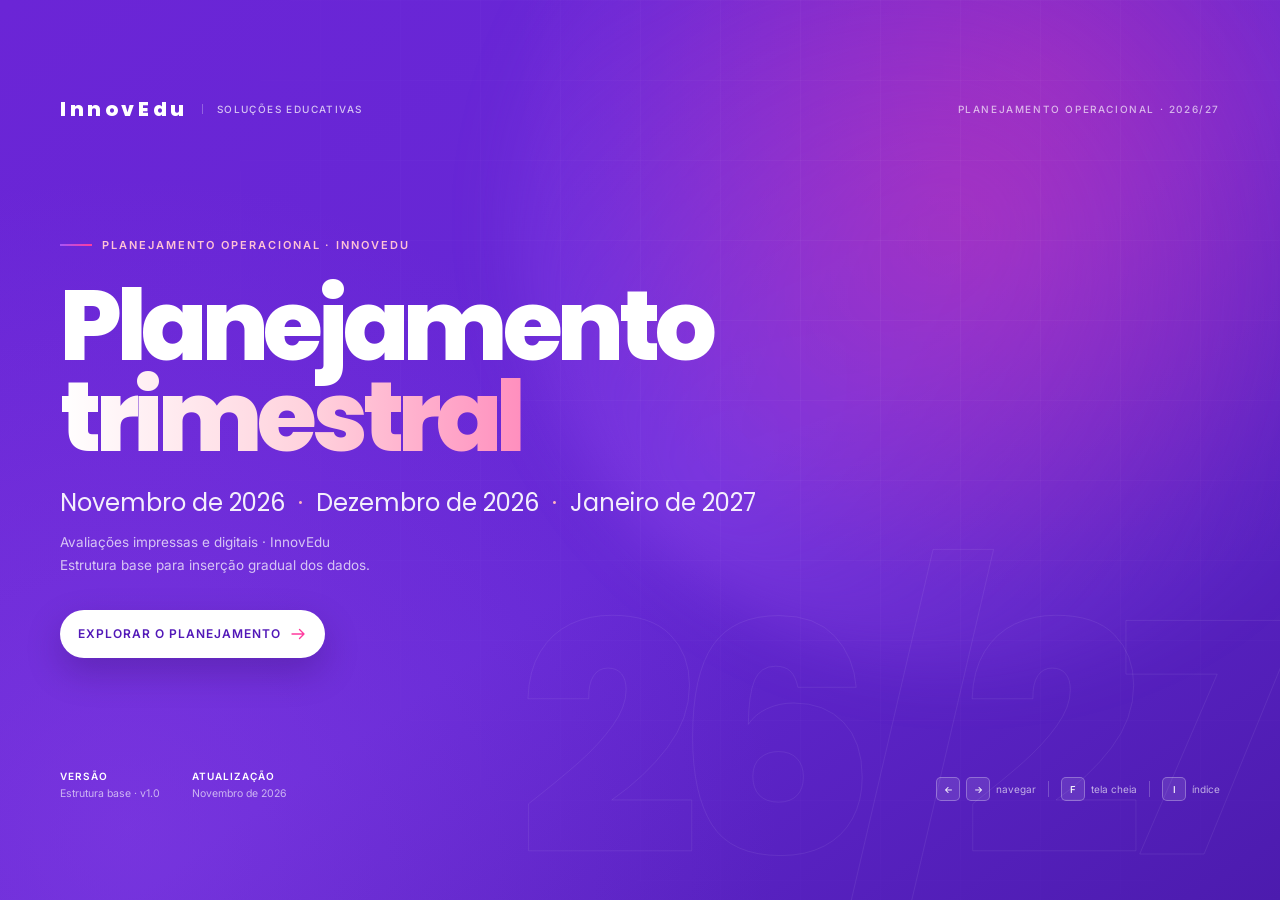
<file: Setor Operacional - POP - Apresentação - 2026-11-09/index.html>
<!doctype html>
<html lang="pt-BR">

<head>
  <meta charset="utf-8">
  <meta name="viewport" content="width=device-width, initial-scale=1">
  <meta name="theme-color" content="#6B25D6">

  <title>Planejamento trimestral — Novembro de 2026, Dezembro de 2026, Janeiro de 2027</title>
  <meta name="description"
    content="Planejamento trimestral das operações de avaliações impressas e digitais — novembro de 2026, dezembro de 2026 e janeiro de 2027.">

  <!--
    =====================================================================
    PLANEJAMENTO TRIMESTRAL · NOV 2026 — JAN 2027
    Estrutura base para inserção gradual dos dados.
    =====================================================================

    COMO EDITAR
    - Cada <section> dentro de <article id="webslides"> é um slide.
    - O índice usa os atributos data-title e data-section de cada section.
    - Campos pendentes usam class="fill" e, quando útil, data-field="...".
    - Procure por "A PREENCHER", "A DEFINIR" e "—" para localizar lacunas.
    - As datas de semana são uma proposta; valide com o calendário da rede.

    ATALHOS
    ← → navegar · F tela cheia · I índice · P imprimir · Esc fechar índice

    BASE
    - WebSlides 1.5.0 (assets/css/webslides.css e assets/js/webslides.js)
    - Paleta e tipografia baseadas na identidade visual InnovEdu
    =====================================================================
  -->

  <link rel="icon" type="image/svg+xml" href="assets/img/favicon.svg">

  <link rel="preconnect" href="https://fonts.googleapis.com">
  <link rel="preconnect" href="https://fonts.gstatic.com" crossorigin>
  <link
    href="https://fonts.googleapis.com/css2?family=Inter:wght@400;500;600;700&family=Poppins:wght@400;500;600;700;800&display=swap"
    rel="stylesheet">

  <link rel="stylesheet" href="assets/css/webslides.css">
  <link rel="stylesheet" href="assets/css/deck.css">
</head>

<body class="is-cover">

  <!-- ================================================================
       SPRITE DE ÍCONES
       ================================================================ -->
  <svg class="svg-sprite" aria-hidden="true" focusable="false">
    <symbol id="i-arrow" viewBox="0 0 24 24">
      <path d="M4 12h16M14 6l6 6-6 6" />
    </symbol>
    <symbol id="i-chevron-left" viewBox="0 0 24 24">
      <path d="m15 18-6-6 6-6" />
    </symbol>
    <symbol id="i-chevron-right" viewBox="0 0 24 24">
      <path d="m9 18 6-6-6-6" />
    </symbol>
    <symbol id="i-grid" viewBox="0 0 24 24">
      <rect x="3" y="3" width="7" height="7" rx="1.5" />
      <rect x="14" y="3" width="7" height="7" rx="1.5" />
      <rect x="3" y="14" width="7" height="7" rx="1.5" />
      <rect x="14" y="14" width="7" height="7" rx="1.5" />
    </symbol>
    <symbol id="i-expand" viewBox="0 0 24 24">
      <path d="M8 3H3v5M16 3h5v5M8 21H3v-5M21 16v5h-5" />
    </symbol>
    <symbol id="i-calendar" viewBox="0 0 24 24">
      <rect x="3" y="5" width="18" height="16" rx="2" />
      <path d="M16 3v4M8 3v4M3 11h18" />
    </symbol>
    <symbol id="i-target" viewBox="0 0 24 24">
      <circle cx="12" cy="12" r="9" />
      <circle cx="12" cy="12" r="5" />
      <circle cx="12" cy="12" r="1.5" fill="currentColor" stroke="none" />
    </symbol>
    <symbol id="i-chart" viewBox="0 0 24 24">
      <path d="M4 20V11M10 20V4M16 20v-6M22 20H2" />
    </symbol>
    <symbol id="i-check" viewBox="0 0 24 24">
      <circle cx="12" cy="12" r="9" />
      <path d="m8 12 2.5 2.5L16 9" />
    </symbol>
    <symbol id="i-alert" viewBox="0 0 24 24">
      <path d="M12 3 2.5 20h19L12 3Z" />
      <path d="M12 9v5M12 17h.01" />
    </symbol>
    <symbol id="i-users" viewBox="0 0 24 24">
      <circle cx="9" cy="8" r="3" />
      <path d="M3 20c0-3.3 2.7-6 6-6s6 2.7 6 6" />
      <path d="M16 5.5a3 3 0 0 1 0 5.8M18 20c0-2.6-1.2-4.9-3-6.3" />
    </symbol>
    <symbol id="i-truck" viewBox="0 0 24 24">
      <path d="M3 6h11v10H3z" />
      <path d="M14 9h4l3 3v4h-7" />
      <circle cx="7" cy="18" r="2" />
      <circle cx="18" cy="18" r="2" />
    </symbol>
    <symbol id="i-tablet" viewBox="0 0 24 24">
      <rect x="5" y="3" width="14" height="18" rx="2" />
      <path d="M12 18h.01" />
    </symbol>
    <symbol id="i-printer" viewBox="0 0 24 24">
      <path d="M6 9V3h12v6" />
      <rect x="3" y="9" width="18" height="8" rx="2" />
      <path d="M6 17h12v4H6z" />
    </symbol>
    <symbol id="i-shield" viewBox="0 0 24 24">
      <path d="M12 3 4 6v6c0 5 3.5 8 8 9 4.5-1 8-4 8-9V6l-8-3Z" />
      <path d="m9 12 2 2 4-4" />
    </symbol>
    <symbol id="i-flag" viewBox="0 0 24 24">
      <path d="M5 21V4M5 4h11l-1.5 3L16 10H5" />
    </symbol>
    <symbol id="i-clock" viewBox="0 0 24 24">
      <circle cx="12" cy="12" r="9" />
      <path d="M12 7v5l3 2" />
    </symbol>
    <symbol id="i-layers" viewBox="0 0 24 24">
      <path d="m12 3 9 5-9 5-9-5 9-5Z" />
      <path d="m3 13 9 5 9-5" />
      <path d="m3 17 9 5 9-5" />
    </symbol>
    <symbol id="i-map" viewBox="0 0 24 24">
      <path d="M12 21s7-5.5 7-11a7 7 0 1 0-14 0c0 5.5 7 11 7 11Z" />
      <circle cx="12" cy="10" r="2.5" />
    </symbol>
    <symbol id="i-clipboard" viewBox="0 0 24 24">
      <rect x="5" y="4" width="14" height="17" rx="2" />
      <path d="M9 4V2h6v2M9 9h6M9 13h6M9 17h4" />
    </symbol>
    <symbol id="i-refresh" viewBox="0 0 24 24">
      <path d="M21 12a9 9 0 1 1-3-6.7" />
      <path d="M21 4v5h-5" />
    </symbol>
    <symbol id="i-wifi" viewBox="0 0 24 24">
      <path d="M2 8.5a16 16 0 0 1 20 0M5 12a11 11 0 0 1 14 0M8.5 15.5a6 6 0 0 1 7 0" />
      <circle cx="12" cy="19" r="1" fill="currentColor" stroke="none" />
    </symbol>
    <symbol id="i-package" viewBox="0 0 24 24">
      <path d="m12 3 9 5v8l-9 5-9-5V8l9-5Z" />
      <path d="m3 8 9 5 9-5M12 13v8" />
    </symbol>
    <symbol id="i-school" viewBox="0 0 24 24">
      <path d="M3 21h18M5 21V8l7-4 7 4v13M9 21v-5h6v5M9 11h.01M15 11h.01" />
    </symbol>
    <symbol id="i-lab" viewBox="0 0 24 24">
      <path d="M3 5h18v14H3zM6 8h12v2H6zM6 12h12v2H6zM6 16h12v2H6z" />
      <circle cx="18" cy="20" r="2" />
    </symbol>
    <symbol id="i-beaker" viewBox="0 0 24 24">
      <path d="M8 4h8l1 16H7zM10 8h4v2h-4zM10 12h4v2h-4z" />
    </symbol>
    <symbol id="i-file" viewBox="0 0 24 24">
      <path d="M6 3h8l4 4v14H6z" />
      <path d="M14 3v5h5M9 12h6M9 16h6" />
    </symbol>
    <symbol id="i-battery" viewBox="0 0 24 24">
      <rect x="3" y="7" width="16" height="10" rx="2" />
      <path d="M21 10v4" />
      <path d="M6 10h6v4H6z" fill="currentColor" stroke="none" />
    </symbol>
    <symbol id="i-radio" viewBox="0 0 24 24">
      <circle cx="12" cy="12" r="2" />
      <path
        d="M7.5 7.5a6.4 6.4 0 0 0 0 9M16.5 7.5a6.4 6.4 0 0 1 0 9M4.5 4.5a10.6 10.6 0 0 0 0 15M19.5 4.5a10.6 10.6 0 0 1 0 15" />
    </symbol>
    <symbol id="i-briefcase" viewBox="0 0 24 24">
      <rect x="3" y="7" width="18" height="13" rx="2" />
      <path d="M9 7V5a2 2 0 0 1 2-2h2a2 2 0 0 1 2 2v2M3 12h18" />
    </symbol>
  </svg>

  <!-- ================================================================
       CHROME FIXO · CABEÇALHO / RODAPÉ / PROGRESSO
       ================================================================ -->
  <div class="deck-header" aria-hidden="true">
    <div class="deck-brand">
      <span class="deck-brand-mark">InnovEdu</span>
      <span class="deck-brand-sep"></span>
      <span class="deck-brand-text">Planejamento trimestral</span>
    </div>
    <span class="deck-period">Nov 2026 — Jan 2027</span>
  </div>

  <main role="main">
    <article id="webslides">

      <!-- ============================================================
           SLIDE 01 · CAPA
           Editar: marca, período, versão e texto de apoio.
           ============================================================ -->
      <section class="slide slide--cover slide--dark" data-theme="dark" data-title="Capa" data-section="Abertura">
        <span class="cover-glow" aria-hidden="true"></span>
        <span class="cover-grid" aria-hidden="true"></span>
        <span class="cover-watermark" aria-hidden="true">26/27</span>

        <div class="wrap cover-wrap">
          <div class="cover-top">
            <div class="cover-brand">
              <span class="cover-brand-mark">InnovEdu</span>
              <span class="cover-brand-sub">Soluções Educativas</span>
            </div>
            <span class="cover-year">Planejamento operacional · 2026/27</span>
          </div>

          <div class="cover-main">
            <p class="cover-eyebrow">Planejamento operacional · InnovEdu</p>
            <h1>Planejamento<br><span class="grad-text">trimestral</span></h1>
            <p class="cover-period">
              Novembro de 2026 <span class="sep">·</span> Dezembro de 2026 <span class="sep">·</span> Janeiro de 2027
            </p>
            <p class="cover-desc">
              Avaliações impressas e digitais · InnovEdu<br>
              Estrutura base para inserção gradual dos dados.
            </p>
            <button class="btn btn--brand cover-cta" type="button" onclick="window.ws && window.ws.goNext()">
              Explorar o planejamento
              <svg class="icon" aria-hidden="true">
                <use href="#i-arrow"></use>
              </svg>
            </button>
          </div>

          <div class="cover-bottom">
            <div class="cover-meta">
              <div><strong>Versão</strong>Estrutura base · v1.0</div>
              <div><strong>Atualização</strong>Novembro de 2026</div>
            </div>
            <div class="cover-hint">
              <kbd>←</kbd><kbd>→</kbd> navegar
              <span class="hint-sep"></span>
              <kbd>F</kbd> tela cheia
              <span class="hint-sep"></span>
              <kbd>I</kbd> índice
            </div>
          </div>
        </div>
      </section>

      <!-- ============================================================
           SLIDE 02 · SUMÁRIO DA APRESENTAÇÃO
           Editar: seções e descrições do sumário.
           ============================================================ -->
      <section class="slide slide--paper" data-title="Sumário da apresentação" data-section="Abertura">
        <div class="wrap">
          <div class="slide-head">
            <p class="kicker">02 · Sumário</p>
            <h2>O que vamos percorrer.</h2>
            <p class="lead">Os temas que estruturam o planejamento trimestral, da leitura do cenário às decisões finais.
            </p>
          </div>

          <div class="summary-grid">
            <article class="summary-item">
              <span class="summary-num">01</span>
              <div>
                <h3>Setor Operacional</h3>
                <p>Definição, escopo e participantes da frente.</p>
              </div>
            </article>

            <article class="summary-item">
              <span class="summary-num">02</span>
              <div>
                <h3>Preparação &amp; logística</h3>
                <p>Materiais didáticos e avaliações impressas.</p>
              </div>
            </article>

            <article class="summary-item">
              <span class="summary-num">03</span>
              <div>
                <h3>Tablets &amp; TACE</h3>
                <p>Gestão, provisionamento, homologação e TACE — Tablet Auditor &amp; Configurator for Education.</p>
              </div>
            </article>

            <article class="summary-item">
              <span class="summary-num">04</span>
              <div>
                <h3>Laboratórios móveis</h3>
                <p>Hardware, infraestrutura, entrega e suporte.</p>
              </div>
            </article>

            <article class="summary-item">
              <span class="summary-num">05</span>
              <div>
                <h3>Suporte tecnológico</h3>
                <p>Sistemas, ajustes e ferramentas sob demanda.</p>
              </div>
            </article>

            <article class="summary-item">
              <span class="summary-num">06</span>
              <div>
                <h3>Atendimento municipal</h3>
                <p>Chamados, relacionamento e relatórios de BI.</p>
              </div>
            </article>

            <article class="summary-item">
              <span class="summary-num">07</span>
              <div>
                <h3>Módulo 2 · POP</h3>
                <p>Procedimentos operacionais padrão para avaliações impressas e digitais.</p>
              </div>
            </article>

            <article class="summary-item">
              <span class="summary-num">08</span>
              <div>
                <h3>Módulo 3 · Planejamento trimestral</h3>
                <p>Calendários de novembro/2026, dezembro/2026 e janeiro/2027.</p>
              </div>
            </article>
          </div>
        </div>
      </section>

      <!-- ============================================================
           SLIDE 03 · SETOR OPERACIONAL · DEFINIÇÃO
           Editar: definição, escopo e participantes.
           ============================================================ -->
      <section class="slide slide--white" data-title="Setor Operacional" data-section="Setor Operacional">
        <div class="wrap">
          <div class="slide-head">
            <p class="kicker">03 · Setor Operacional · Definição</p>
            <h2>A frente que executa, sustenta e destrava a operação.</h2>
            <p class="lead">O Setor Operacional é a frente responsável pela execução, suporte físico, logístico e
              tecnológico de alto impacto da InnovEdu. O setor responde diretamente pelas demandas críticas das redes
              municipais de ensino, articulando desde a infraestrutura física de equipamentos até o atendimento direto
              aos municípios e o desenvolvimento de soluções no sistema.</p>
          </div>

          <div class="statement">Da preparação do material à entrega em campo, o setor articula pessoas, equipamentos e
            sistemas para garantir que a operação chegue completa à ponta.</div>

          <div class="participants">
            <p class="participants-label">Participantes</p>
            <div class="participants-grid">
              <article class="participant">
                <span class="participant-avatar">EK</span>
                <strong>Emelly Kelly</strong>
                <span class="participant-role">Coordenação</span>
              </article>
              <article class="participant">
                <span class="participant-avatar">AF</span>
                <strong>Alicia Fernanda</strong>
                <span class="participant-role">Materiais didáticos</span>
              </article>
              <article class="participant">
                <span class="participant-avatar">JR</span>
                <strong>Jordan Ronald</strong>
                <span class="participant-role">Tablets</span>
              </article>
              <article class="participant">
                <span class="participant-avatar">ML</span>
                <strong>Matheus Lucas</strong>
                <span class="participant-role">Laboratórios</span>
              </article>
              <article class="participant">
                <span class="participant-avatar">AT</span>
                <strong>Jordan Ronald · Alicia · Kristoffe</strong>
                <span class="participant-role">Atendimento</span>
              </article>
            </div>
          </div>
        </div>
      </section>

      <!-- ============================================================
           SLIDE 04 · PILAR 01 · MATERIAIS DIDÁTICOS
           Editar: etapas e escopo do pilar.
           ============================================================ -->
      <section class="slide slide--paper" data-title="Preparação e logística" data-section="Setor Operacional">
        <div class="wrap">
          <div class="slide-head">
            <div class="head-row">
              <div>
                <p class="kicker">03 · Pilar 01</p>
                <h2>Preparação &amp; logística de materiais didáticos.</h2>
                <p class="lead">Gerenciamento, conferência e preparação logística de todo o material impresso de
                  avaliações aplicadas nas redes municipais parceiras.</p>
              </div>
              <span class="pill pill--brand">Pilar 01 / 05</span>
            </div>
          </div>

          <div class="flow flow--4">
            <article class="flow-step">
              <h3>Receber a demanda</h3>
              <p>Validar redes, volumes, prazos e especificações do material.</p>
            </article>
            <article class="flow-step">
              <h3>Conferir</h3>
              <p>Checar arquivos, tiragem e integridade antes da produção.</p>
            </article>
            <article class="flow-step">
              <h3>Preparar</h3>
              <p>Organizar lotes, kits e identificação por rede municipal.</p>
            </article>
            <article class="flow-step">
              <h3>Distribuir</h3>
              <p>Programar a entrega e acompanhar a chegada às escolas.</p>
            </article>
          </div>

          <div class="callout callout--brand">
            <span class="callout-icon"><svg class="icon" aria-hidden="true">
                <use href="#i-printer"></use>
              </svg></span>
            <div><strong>Escopo do pilar</strong>
              <p>Todo o material impresso de avaliações municipais passa pela conferência e pela preparação logística do
                setor antes de chegar à ponta.</p>
            </div>
          </div>
        </div>
      </section>

      <!-- ============================================================
           SLIDE 05 · PILAR 02 · TABLETS
           Editar: status, meta e progresso.
           ============================================================ -->
      <section class="slide slide--white" data-title="Tablets" data-section="Setor Operacional">
        <span class="edu-icon edu-icon--brand"
          style="top: 14rem; right: 14rem; width: 16rem; height: 16rem; font-size: 14rem;"></span>
        <span class="edu-icon edu-icon--magenta"
          style="top: 28rem; left: 12rem; width: 10rem; height: 10rem; font-size: 9rem; opacity: .04;"></span>
        <span class="edu-icon edu-icon--lilac"
          style="bottom: 14rem; right: 10rem; width: 12rem; height: 12rem; font-size: 11rem; opacity: .05;"></span>
        <div class="wrap">
          <div class="slide-head">
            <div class="head-row">
              <div>
                <p class="kicker">04 · Pilar 02</p>
                <h2>Gestão &amp; provisionamento de dispositivos.</h2>
                <p class="lead">Preparação técnica e homologação dos tablets Positivo Vision 7 para aplicação de provas
                  e atividades nos municípios.</p>
              </div>
              <span class="pill pill--brand">Pilar 02 / 05</span>
            </div>
          </div>

          <div class="tablet-overview">
            <article class="card tablet-card">
              <span class="tablet-icon"><svg class="icon" aria-hidden="true">
                  <use href="#i-tablet"></use>
                </svg></span>
              <div class="tablet-content">
                <span class="metric-value">465</span>
                <span class="metric-label">Tablets preparados</span>
                <span class="metric-note">Status atual da base homologada para campo.</span>
              </div>
            </article>
            <article class="card tablet-card">
              <span class="tablet-icon"><svg class="icon" aria-hidden="true">
                  <use href="#i-target"></use>
                </svg></span>
              <div class="tablet-content">
                <span class="metric-value">600</span>
                <span class="metric-label">Meta inicial → projeção</span>
                <span class="metric-note">Projeção para dar conta de aplicações futuras em municípios de maneira viável.</span>
              </div>
            </article>
            <article class="card tablet-card tablet-card--highlight">
              <span class="tablet-icon"><svg class="icon" aria-hidden="true">
                  <use href="#i-check"></use>
                </svg></span>
              <div class="tablet-content">
                <span class="metric-value">78%</span>
                <span class="metric-label">Da meta alcançada</span>
                <span class="metric-note">Faltam 135 aparelhos para completar a meta de 600.</span>
              </div>
            </article>
          </div>

          <div class="goal-progress tablet-goal">
            <div class="goal-progress-head"><span>Progresso de homologação</span><strong>465 de 600</strong></div>
            <div class="goal-progress-track"><span class="goal-progress-bar" style="width:78%"></span></div>
            <p class="goal-progress-note">Meta: atingir 600 tablets homologados — projeção para aplicações futuras nos municípios.</p>
          </div>
        </div>
      </section>

      <!-- ============================================================
           SLIDE 06 · PILAR 02 · TABLETS · REGISTRO DE PATRIMÔNIO
           Editar: patrimônio, número de série e MAC dos dispositivos.
           ============================================================ -->
      <section class="slide slide--white" data-title="Tablets · Registro de Patrimônio" data-section="Setor Operacional">
        <span class="edu-icon edu-icon--brand"
          style="top: 14rem; right: 14rem; width: 16rem; height: 16rem; font-size: 14rem;"></span>
        <span class="edu-icon edu-icon--magenta"
          style="top: 28rem; left: 12rem; width: 10rem; height: 10rem; font-size: 9rem; opacity: .04;"></span>
        <span class="edu-icon edu-icon--lilac"
          style="bottom: 14rem; right: 10rem; width: 12rem; height: 12rem; font-size: 11rem; opacity: .05;"></span>
        <div class="wrap">
          <div class="slide-head">
            <div class="head-row">
              <div>
                <p class="kicker">05 · Pilar 02 · Patrimônio</p>
                <h2>Registro de Patrimônio dos Dispositivos</h2>
                <p class="lead">Cada tablet possui identificação única na parte de trás do aparelho:</p>
              </div>
              <span class="pill pill--brand">Pilar 02 / 05 · Patrimônio</span>
            </div>
          </div>

          <div class="device-registry">
            <p class="device-registry-label">Registro de Patrimônio dos Dispositivos</p>
            <div class="device-layout">
              <div class="device-grid">
                <article class="device-card">
                  <div class="device-field">
                    <span class="device-field-label">Patrimônio</span>
                    <span class="device-field-value">INV0001</span>
                    <span class="device-field-note">Formato: INV0 + número sequencial (localizado na parte de trás do
                      aparelho)</span>
                  </div>
                  <div class="device-field">
                    <span class="device-field-label">Número de Série</span>
                    <span class="device-field-value">PV7-2026-0001</span>
                    <span class="device-field-note">Série de fábrica do Positivo Vision 7</span>
                  </div>
                  <div class="device-field">
                    <span class="device-field-label">Endereço MAC</span>
                    <span class="device-field-value">AA:BB:CC:DD:EE:FF</span>
                    <span class="device-field-note">Identificador de rede do dispositivo</span>
                  </div>
                </article>
              </div>

              <div class="device-info">
                <div class="device-info-item">
                  <strong>Formato do patrimônio:</strong>
                  <span>INV0 + número sequencial (ex: INV0001, INV0002, INV0003…)</span>
                </div>
                <div class="device-info-item">
                  <strong>Localização:</strong>
                  <span>etiqueta fixada na parte traseira de cada dispositivo.</span>
                </div>
                <div class="device-info-item">
                  <strong>MAC:</strong>
                  <span>endereço de rede único por aparelho, usado para auditoria e rastreamento.</span>
                </div>
              </div>
            </div>
          </div>
        </div>
      </section>

      <!-- ============================================================
           SLIDE 07 · PILAR 02 · TACE (SEGUNDA PÁGINA TABLETS)
           Editar: TACE — Tablet Auditor & Configurator for Education.
           ============================================================ -->
      <section class="slide slide--white" data-title="TACE — Tablet Auditor & Configurator"
        data-section="Setor Operacional">
        <div class="wrap">
          <div class="slide-head">
            <div class="head-row">
              <div>
                <p class="kicker">07 · Pilar 02 · TACE</p>
                <h2>TACE — Tablet Auditor &amp; Configurator for Education</h2>
                <p class="lead">Ferramenta própria desenvolvida para acelerar e automatizar a configuração dos tablets,
                  reduzindo erros e ganhando escala na operação de avaliações.</p>
              </div>
              <span class="pill pill--brand">Pilar 02 / 05 · TACE</span>
            </div>
          </div>

          <div class="cols-2">
            <article class="card pillar-card">
              <span class="icon-box icon-box--brand pillar-icon"><svg class="icon" aria-hidden="true">
                  <use href="#i-tablet"></use>
                </svg></span>
              <h3>O que é o TACE</h3>
              <p>O <strong>TACE — Tablet Auditor &amp; Configurator for Education</strong> é uma ferramenta interna da
                InnovEdu criada com o propósito de acelerar e automatizar o processo de execução de configurações nos
                tablets usados nas avaliações. Código-fonte disponível em <a href="https://github.com/RONALDJORDAN/TACE"
                  target="_blank" rel="noopener">github.com/RONALDJORDAN/TACE</a>.</p>
            </article>
            <article class="card pillar-card">
              <span class="icon-box icon-box--teal pillar-icon"><svg class="icon" aria-hidden="true">
                  <use href="#i-refresh"></use>
                </svg></span>
              <h3>Objetivo de criação</h3>
              <p>Automatizar a configuração dos dispositivos, reduzir a intervenção manual e eliminar erros operacionais
                antes das aplicações, transformando cada tablet em uma ferramenta própria e confiável para avaliações.
              </p>
            </article>
          </div>

          <div class="cols-2 tablet-metrics">
            <article class="card metric-card">
              <span class="metric-value">10 → 1</span>
              <span class="metric-label">Erros por equipamento</span>
              <span class="metric-note">Redução de erros nos equipamentos durante avaliações (de 10 para 1).</span>
            </article>
            <article class="card metric-card">
              <span class="metric-value">100 → 200</span>
              <span class="metric-label">Produção por turno</span>
              <span class="metric-note">Aumento de 100 para 200 equipamentos configurados por turno.</span>
            </article>
          </div>

          <div class="flow flow--4">
            <article class="flow-step">
              <h3>Auditoria completa</h3>
              <p>Auditoria em todos os equipamentos, extraindo dados de melhoria e transformando-os em ferramentas
                próprias para aplicações.</p>
            </article>
            <article class="flow-step">
              <h3>Relatório de erros</h3>
              <p>Relatórios de erros ocorridos no início e fim de uso: memórias corrompidas para avaliações, bugs
                relacionados ao Android e aplicativos "dormindo".</p>
            </article>
            <article class="flow-step">
              <h3>Apps em segundo plano</h3>
              <p>Detecção e correção de aplicativos em modo suspenso e outras interferências que afetam a execução das
                provas.</p>
            </article>
            <article class="flow-step">
              <h3>Problemas resolvidos</h3>
              <p>Hoje todos esses problemas estão resolvidos, com configuração automatizada e operação estável em
                campo.</p>
            </article>
          </div>

          <div class="callout callout--brand">
            <span class="callout-icon"><svg class="icon" aria-hidden="true">
                <use href="#i-shield"></use>
              </svg></span>
            <div><strong>Resultado operacional</strong>
              <p>Com o TACE, a configuração que antes levava um dia inteiro agora é concluída em um único turno, com
                rastreabilidade total de cada dispositivo e zero impacto nas aplicações.</p>
            </div>
          </div>
        </div>
      </section>

      <!-- ============================================================
           SLIDE 07 · PILAR 03 · LABORATÓRIOS MÓVEIS
           Editar: etapas de montagem, configuração e entrega.
           ============================================================ -->
      <section class="slide slide--paper" data-title="Laboratórios móveis" data-section="Setor Operacional">
        <span class="edu-icon edu-icon--brand"
          style="top: 14rem; right: 14rem; width: 16rem; height: 16rem; font-size: 14rem;"></span>
        <span class="edu-icon edu-icon--magenta"
          style="top: 28rem; left: 12rem; width: 10rem; height: 10rem; font-size: 9rem; opacity: .04;"></span>
        <span class="edu-icon edu-icon--lilac"
          style="bottom: 14rem; right: 10rem; width: 12rem; height: 12rem; font-size: 11rem; opacity: .05;"></span>
        <div class="wrap">
          <div class="slide-head">
            <div class="head-row">
              <div>
                <p class="kicker">08 · Pilar 03</p>
                <h2>Laboratórios móveis: hardware, infraestrutura e entrega.</h2>
                <p class="lead">Montagem, configuração e entrega dos laboratórios móveis que levam infraestrutura
                  tecnológica às redes municipais.</p>
              </div>
              <span class="pill pill--brand">Pilar 03 / 05</span>
            </div>
          </div>

          <div class="flow flow--3">
            <article class="flow-step">
              <span class="flow-icon"><svg class="icon" aria-hidden="true">
                  <use href="#i-lab"></use>
                </svg></span>
              <h3>Montagem e plotagem</h3>
              <p>Montagem física da estrutura e aplicação de plotagem/identificação visual.</p>
            </article>
            <article class="flow-step">
              <span class="flow-icon"><svg class="icon" aria-hidden="true">
                  <use href="#i-refresh"></use>
                </svg></span>
              <h3>Configuração técnica</h3>
              <p>Instalação de softwares, rotinas de rede e homologação dos equipamentos internos.</p>
            </article>
            <article class="flow-step">
              <span class="flow-icon"><svg class="icon" aria-hidden="true">
                  <use href="#i-truck"></use>
                </svg></span>
              <h3>Entrega e logística reversa</h3>
              <p>Envio, entrega final nas redes municipais e suporte presencial/de bancada.</p>
            </article>
          </div>

          <div class="callout callout--brand">
            <span class="callout-icon"><svg class="icon" aria-hidden="true">
                <use href="#i-school"></use>
              </svg></span>
            <div><strong>Do galpão à escola</strong>
              <p>O pilar cobre o ciclo completo do laboratório móvel: montar, configurar, entregar e dar suporte.</p>
            </div>
          </div>
        </div>
      </section>

      <!-- ============================================================
           SLIDE 07 · PILAR 04 · SUPORTE TECNOLÓGICO
           Editar: frentes de intervenção e desenvolvimento.
           ============================================================ -->
      <section class="slide slide--white" data-title="Suporte tecnológico" data-section="Setor Operacional">
        <div class="wrap">
          <div class="slide-head">
            <div class="head-row">
              <div>
                <p class="kicker">09 · Pilar 04</p>
                <h2>Suporte tecnológico &amp; desenvolvimento de ferramentas.</h2>
                <p class="lead">Atendimento às solicitações técnicas dos municípios e criação de soluções sob demanda
                  para a plataforma.</p>
              </div>
              <span class="pill pill--brand">Pilar 04 / 05</span>
            </div>
          </div>

          <div class="cols-2">
            <article class="card pillar-card">
              <span class="icon-box icon-box--brand pillar-icon"><svg class="icon" aria-hidden="true">
                  <use href="#i-refresh"></use>
                </svg></span>
              <h3>Intervenções de sistema</h3>
              <p>Atendimento e execução de solicitações técnicas de municípios para ajustes e melhorias na plataforma.
              </p>
            </article>
            <article class="card pillar-card">
              <span class="icon-box icon-box--teal pillar-icon"><svg class="icon" aria-hidden="true">
                  <use href="#i-layers"></use>
                </svg></span>
              <h3>Desenvolvimento sob demanda</h3>
              <p>Criação e adaptação de ferramentas internas e recursos no sistema a partir das necessidades
                identificadas no uso municipal.</p>
            </article>
          </div>

          <div class="callout callout--brand">
            <span class="callout-icon"><svg class="icon" aria-hidden="true">
                <use href="#i-file"></use>
              </svg></span>
            <div><strong>Melhoria contínua</strong>
              <p>Cada solicitação atendida alimenta o ciclo de evolução da plataforma e das ferramentas internas.</p>
            </div>
          </div>
        </div>
      </section>

      <!-- ============================================================
           SLIDE 08 · PILAR 05 · ATENDIMENTO MUNICIPAL
           Editar: canais, chamados e relatórios.
           ============================================================ -->
      <section class="slide slide--paper" data-title="Atendimento municipal" data-section="Setor Operacional">
        <div class="wrap">
          <div class="slide-head">
            <div class="head-row">
              <div>
                <p class="kicker">10 · Pilar 05</p>
                <h2>Atendimento &amp; relacionamento municipal.</h2>
                <p class="lead">A porta de entrada para solicitações, suporte operacional e dúvidas das redes de ensino.
                </p>
              </div>
              <span class="pill pill--brand">Pilar 05 / 05</span>
            </div>
          </div>

          <div class="cols-3">
            <article class="card pillar-card">
              <span class="icon-box icon-box--brand pillar-icon"><svg class="icon" aria-hidden="true">
                  <use href="#i-users"></use>
                </svg></span>
              <h3>Canal direto</h3>
              <p>Gestão completa da porta de entrada para solicitações, suporte operacional e dúvidas das redes de
                ensino.</p>
            </article>
            <article class="card pillar-card">
              <span class="icon-box icon-box--teal pillar-icon"><svg class="icon" aria-hidden="true">
                  <use href="#i-clipboard"></use>
                </svg></span>
              <h3>Demandas &amp; chamados</h3>
              <p>Triagem, resolução rápida e direcionamento de solicitações para criação de ferramentas ou ajustes
                operacionais.</p>
            </article>
            <article class="card pillar-card">
              <span class="icon-box icon-box--amber pillar-icon"><svg class="icon" aria-hidden="true">
                  <use href="#i-chart"></use>
                </svg></span>
              <h3>Relatórios &amp; BI</h3>
              <p>Geração e envio de relatórios de acompanhamento, indicadores e gestão de dados para as secretarias
                municipais.</p>
            </article>
          </div>

          <div class="callout callout--brand">
            <span class="callout-icon"><svg class="icon" aria-hidden="true">
                <use href="#i-radio"></use>
              </svg></span>
            <div><strong>Relacionamento contínuo</strong>
              <p>O atendimento conecta a demanda do município à execução do setor e à evolução da plataforma.</p>
            </div>
          </div>
        </div>
      </section>

      <!-- ============================================================
           SLIDE 09 · MÓDULO 2 · DIVISOR POP
           ============================================================ -->
      <section class="slide slide--dark" data-theme="dark" data-title="Módulo 2 · POP" data-section="Módulo 2">
        <span class="module-glow" aria-hidden="true"></span>
        <div class="wrap module-wrap">
          <div class="module-head">
            <p class="kicker">Módulo 02</p>
            <h2>Procedimentos Operacionais Padrão (POP)</h2>
            <p class="lead">Gestão e Execução de Avaliações Impressas e Digitais — Projeto INNOV</p>
          </div>
          <p class="module-author">Kristhofee Felipe Ferreira da Silva</p>

          <div class="module-cards">
            <article class="module-card">
              <span class="module-card-num">1</span>
              <h3>Processo de Preparação para Provas Impressas</h3>
              <p class="module-card-meta">2 páginas · 1.1 a 1.5</p>
            </article>
            <article class="module-card">
              <span class="module-card-num">2</span>
              <h3>Processo de Preparação para Provas em Tablets</h3>
              <p class="module-card-meta">2 páginas · 2.1 a 2.4</p>
            </article>
            <article class="module-card">
              <span class="module-card-num">3</span>
              <h3>Protocolo de Preparação Geral e Suporte Logístico</h3>
              <p class="module-card-meta">1 página · Seção 3</p>
            </article>
            <article class="module-card">
              <span class="module-card-num">4</span>
              <h3>Procedimento Operacional de Aplicação e Conduta Técnica</h3>
              <p class="module-card-meta">2 páginas · 4.1 a 4.3</p>
            </article>
          </div>
        </div>
      </section>

      <!-- ============================================================
           SLIDE 10 · POP · 1.1 Triagem + 1.2 Encaminhamento + Diretriz Tempo Impressão
           ============================================================ -->
      <section class="slide slide--paper" data-title="1.1 Triagem e Validação" data-section="Módulo 2 · POP">
        <div class="wrap">
          <div class="slide-head">
            <p class="kicker">11 · Módulo 2 · POP</p>
            <h2>Processo de Preparação para Provas Impressas</h2>
            <p class="lead">1.1 Triagem e Validação de Solicitações · 1.2 Encaminhamento Gráfico e Separação de Turmas ·
              Diretriz Operacional de Tempo de Impressão</p>
          </div>

          <div class="pop-grid-2">
            <div class="pop-block">
              <h3>1.1 Triagem e Validação de Solicitações</h3>
              <ul class="pop-list">
                <li><strong>Recebimento de Demandas:</strong> Ao receber a solicitação de uma nova avaliação impressa,
                  deve-se realizar a auditoria prévia dos seguintes parâmetros obrigatórios:</li>
                <li><strong>Descrição da Localidade:</strong> Confirmação do município e das unidades escolares
                  contempladas.</li>
                <li><strong>Dimensionamento de Volume:</strong> Levantamento exato do quantitativo de avaliações e do
                  quantitativo total de folhas de impressão.</li>
                <li><strong>Verificação de Prazos:</strong> Exigência de prazo mínimo de 15 dias úteis de antecedência
                  para a formalização do pedido, garantindo tempo hábil para impressão, grampeamento, separação e
                  empacotamento.</li>
                <li><strong>Documentação Complementar:</strong> Identificação da necessidade de inclusão de materiais
                  adicionais (ex.: folhas de rascunho, listas de presença, atas ou formulários complementares).</li>
                <li><strong>Conferencia de drive:</strong> Verificar se todos os arquivos necessarios estão devidamente
                  alocados no drive de impressões.</li>
              </ul>
            </div>

            <div class="pop-block">
              <h3>Diretriz Operacional de Tempo de Impressão</h3>
              <div class="pop-callout">
                <p>O cálculo do tempo de produção considera a capacidade de processamento de 5.000 a 10.000 folhas em até 8 dias úteis para impressão e organização, somada à margem de segurança para manutenções preventivas e corretivas do maquinário gráfico.</p>
              </div>

              <h3>1.2 Encaminhamento Gráfico e Separação de Turmas</h3>
              <ul class="pop-list">
                <li><strong>Emissão de Ordem de Serviço:</strong> Formalização do pedido junto à gráfica parceira e
                  início dos procedimentos de triagem.</li>
                <li><strong>Solicitação de materiais:</strong> Com o quantitativo de folhas, fazer a solicitação ao
                  financeiro dos materiais necessarios para impressão completa da avaliação.</li>
                <li><strong>Conferência Nominal e Logística:</strong> Validação do binômio Escola/Turma, garantindo que
                  100% das turmas da unidade estejam corretamente separadas e impressas.</li>
                <li><strong>Auditoria de Documentos:</strong> Cruzamento estrito entre a lista de presença oficial e a
                  lista de alunos constante nas folhas de rascunho (quando aplicável ao modelo de avaliação).</li>
                <li><strong>Organização Física:</strong> Agrupamento grampeado dos lotes por turma e consolidação por
                  unidade escolar.</li>
              </ul>
            </div>
          </div>
        </div>
      </section>

      <!-- ============================================================
           SLIDE 11 · POP · 971.3 Etiquetagem + 1.4 Kits + 1.5 Empacotamento
           ============================================================ -->
      <section class="slide slide--white" data-title="1.2 Etiquetagem, Kits e Empacotamento"
        data-section="Módulo 2 · POP">
        <div class="wrap">
          <div class="slide-head">
            <p class="kicker">12 · Módulo 2 · POP</p>
            <h2>Processo de Preparação para Provas Impressas (continuação)</h2>
            <p class="lead">1.3 Gestão de Etiquetagem · 1.4 Separação e Montagem dos Kits · 1.5 Empacotamento e Lacração
            </p>
          </div>

          <div class="pop-grid-3">
            <div class="pop-block">
              <h3>g1.3 Gestão de Etiquetagem</h3>
              <ul class="pop-list">
                <li><strong>Etiquetas de Turma:</strong> Emissão via sistema das etiquetas de identificação
                  individualizadas para todas as turmas cadastradas.</li>
                <li><strong>Etiquetas Consolidadoras de Escola:</strong> Impressão das etiquetas de identificação em
                  formato expandido (tamanho grande) destinadas aos pacotes maiores de cada instituição.</li>
              </ul>
            </div>

            <div class="pop-block">
              <h3>1.4 Separação e Montagem dos Kits de Provas</h3>
              <ul class="pop-list">
                <li><strong>Encadernação/Grampeamento:</strong> Fixação adequada do material impresso individual.</li>
                <li><strong>Controle Lógico de Estoque:</strong> Subdivisão e contagem das provas em blocos padronizados
                  de 10 em 10 unidades por tipo de avaliação.</li>
                <li><strong>Margem de Segurança (Contingência):</strong> Separação do quantitativo exato de alunos da
                  turma com o acréscimo compulsório de 3 (três) cópias sobressalentes de contingência por turma.</li>
              </ul>
            </div>

            <div class="pop-block">
              <h3>1.5 Empacotamento e Lacração</h3>
              <ul class="pop-list">
                <li><strong>Montagem do Pacote da Turma:</strong> Acondicionamento das avaliações juntamente com as
                  respectivas listas de presença e folhas de rascunho validadas, finalizando com a aposição da etiqueta
                  sistêmica da turma.</li>
                <li><strong>Consolidação e Lacração por Escola:</strong> Agrupamento de todos os pacotes de turmas
                  pertencentes a uma mesma escola em um invólucro maior. Inclusão obrigatória de 2 (duas) Atas de
                  Aplicação originais antes do fechamento e lacração final do pacote.</li>
                <li><strong>Identificação Final:</strong> Aplicação da etiqueta consolidadora grande na parte externa do
                  pacote lacrado.</li>
              </ul>
            </div>
          </div>
        </div>
      </section>

      <!-- ============================================================
           SLIDE 12 · POP · 2.1 Validação Digital + 2.2 Documentação Campo
           ============================================================ -->
      <section class="slide slide--paper" data-title="2.1 Validação e 2.2 Documentação" data-section="Módulo 2 · POP">
        <div class="wrap">
          <div class="slide-head">
            <p class="kicker">13 · Módulo 2 · POP</p>
            <h2>Processo de Preparação para Provas em Tablets</h2>
            <p class="lead">2.1 Validação e Triagem da Demanda Digital · 2.2 Preparação da Documentação de Campo</p>
          </div>

          <div class="pop-grid-2">
            <div class="pop-block">
              <h3>2.1 Validação e Triagem da Demanda Digital</h3>
              <ul class="pop-list">
                <li><strong>Conferência de Localidade:</strong> Confirmação da descrição do município e escolas
                  atendidas.</li>
                <li><strong>Validação de Insumos Digitais:</strong> Auditoria no repositório em nuvem (Drive) para
                  verificar a presença de 100% das listas de presença e credenciais de acesso (logins).</li>
                <li><strong>Planejamento Operacional:</strong> Levantamento do quantitativo diário de aplicações
                  programadas.</li>
                <li><strong>Prazo Mínimo de Configuração:</strong> Exigência de antecedência mínima de 10 dias úteis
                  para procedimentos de carga elétrica, configuração de software e impressões de suporte.</li>
              </ul>
            </div>

            <div class="pop-block">
              <h3>2.2 Preparação da Documentação de Campo</h3>
              <ul class="pop-list">
                <li><strong>Separação Física:</strong> Verificação da separação e impressão correta da documentação por
                  turma e escola.</li>
                <li><strong>Auditoria Nominal:</strong> Conferência e alinhamento entre listas de presença e listas de
                  formulários presenciais/rascunho.</li>
              </ul>
            </div>
          </div>
        </div>
      </section>

      <!-- ============================================================
           SLIDE 13 · POP · 2.3 Configuração + 2.4 Redimensionamento
           ============================================================ -->
      <section class="slide slide--white" data-title="2.3 Configuração e 2.4 Reserva" data-section="Módulo 2 · POP">
        <div class="wrap">
          <div class="slide-head">
            <p class="kicker">14 · Módulo 2 · POP</p>
            <h2>Processo de Preparação para Provas em Tablets (continuação)</h2>
            <p class="lead">2.3 Configuração e Provisionamento dos Dispositivos · 2.4 Redimensionamento e Reserva de
              Equipamentos</p>
          </div>

          <div class="pop-grid-2">
            <div class="pop-block">
              <h3>2.3 Configuração e Provisionamento dos Dispositivos</h3>
              <ul class="pop-list">
                <li><strong>Integração do Pacote:</strong> Validação da integridade total do pacote digital de provas e
                  transferência (portabilidade) para a ferramenta de provisionamento.</li>
                <li><strong>Carga Inicial e Setup:</strong> Carregamento elétrico completo dos tablets; inicialização
                  dos equipamentos e execução do script/ferramenta de configuração.</li>
                <li><strong>Auditoria de Software:</strong> Verificação individual para garantir que todos os
                  dispositivos estejam devidamente autenticados na cidade correspondente e com a avaliação instalada com
                  sucesso.</li>
                <li><strong>Carga Final:</strong> Desligamento dos aparelhos e reabastecimento elétrico até atingirem
                  100% da capacidade de bateria.</li>
              </ul>
            </div>

            <div class="pop-block">
              <h3>2.4 Redimensionamento e Reserva de Equipamentos</h3>
              <ul class="pop-list">
                <li><strong>Cálculo de Demanda:</strong> Conferência do total de alunos inscritos por aplicação.</li>
                <li><strong>Reserva Tática:</strong> Separação dos lotes de tablets por escola, incluindo unidades
                  sobressalentes (reserva técnica) nos casos em que a demanda programada não atinja a capacidade máxima
                  da frota.</li>
              </ul>
            </div>
          </div>
        </div>
      </section>

      <!-- ============================================================
           SLIDE 14 · POP · Protocolo Preparação Geral (Seção 3)
           ============================================================ -->
      <section class="slide slide--paper" data-title="Protocolo Preparação Geral" data-section="Módulo 2 · POP">
        <div class="wrap">
          <div class="slide-head">
            <p class="kicker">15 · Módulo 2 · POP</p>
            <h2>Protocolo de Preparação Geral e Suporte Logístico</h2>
            <p class="lead">Identificação, comunicação, conectividade e checklist final para campo</p>
          </div>

          <div class="pop-grid-2">
            <div class="pop-block">
              <h3>Identificação de Pessoal</h3>
              <p>Separação e conferência de crachás oficiais para toda a equipe de aplicadores.</p>
            </div>
            <div class="pop-block">
              <h3>Comunicação de Campo</h3>
              <p>Destinação de 1 (um) rádio de comunicação por unidade escolar.</p>
            </div>
            <div class="pop-block">
              <h3>Conectividade de Contingência</h3>
              <p>Configuração e alocação de antenas Starlink para pronta resposta a eventuais falhas de conexão de rede
                nas escolas.</p>
            </div>
            <div class="pop-block">
              <h3>Checklist Final</h3>
              <p>Auditoria de última checagem integrando material impresso, dispositivos móveis e kits de suporte
                (caixas organizadoras, bolsas de transporte, carregadores múltiplos e extensões elétricas).</p>
            </div>
          </div>
        </div>
      </section>

      <!-- ============================================================
           SLIDE 15 · POP · 4.1 Ações Pré-Aplicação + 4.2 Conduta Durante
           ============================================================ -->
      <section class="slide slide--white" data-title="4.1 Pré-Aplicação e 4.2 Conduta" data-section="Módulo 2 · POP">
        <div class="wrap">
          <div class="slide-head">
            <p class="kicker">16 · Módulo 2 · POP</p>
            <h2>Procedimento Operacional de Aplicação e Conduta Técnica</h2>
            <p class="lead">4.1 Ações Pré-Aplicação · 4.2 Diretrizes de Conduta Durante a Aplicação</p>
          </div>

          <div class="pop-grid-2">
            <div class="pop-block">
              <h3>4.1 Ações Pré-Aplicação</h3>
              <ul class="pop-list">
                <li><strong>Auditoria Prévia de Saída:</strong> Conferência rigorosa de todos os insumos e equipamentos
                  antes do deslocamento para as unidades escolares.</li>
                <li><strong>Pontualidade Técnica:</strong> Chegada obrigatória ao local de aplicação com no mínimo 60
                  (sessenta) minutos de antecedência em relação ao horário de início da prova.</li>
                <li><strong>Organização Antecipada:</strong> Triagem e separação dos materiais das turmas antes da
                  chegada da equipe de aplicadores.</li>
                <li><strong>Autenticação Prévia:</strong> Realização do login individual dos alunos nos tablets
                  previamente à entrada dos dispositivos na sala de aula.</li>
              </ul>
            </div>

            <div class="pop-block">
              <h3>4.2 Diretrizes de Conduta Durante a Aplicação</h3>
              <ul class="pop-list">
                <li><strong>Custódia de Equipamentos:</strong> Orientar aplicadores a manterem sob sua guarda a
                  totalidade dos tablets até o encerramento da aplicação, inclusive os aparelhos destinados a alunos
                  ausentes.</li>
                <li><strong>Suporte Técnico Contínuo:</strong> Permanecer em prontidão contínua para resolução imediata
                  de intercorrências operacionais ou tecnológicas.</li>
                <li><strong>Ronda de Monitoramento:</strong> Realizar verificação presencial do andamento das avaliações
                  nas salas a cada 30 minutos. Caso a porta da sala esteja fechada, o intervalo de acompanhamento deve
                  ser ajustado para 60 minutos, evitando interrupções desnecessárias.</li>
                <li><strong>Ritmo da Avaliação:</strong> É expressamente proibido apressar o encerramento das provas. O
                  tempo total deve ser gerido exclusivamente pelo professor/aplicador conforme as diretrizes
                  pedagógicas.</li>
              </ul>
            </div>
          </div>
        </div>
      </section>

      <!-- ============================================================
           SLIDE 16 · POP · 4.3 Encerramento, Sincronização e Devolução
           ============================================================ -->
      <section class="slide slide--paper" data-title="4.3 Encerramento e Sincronização" data-section="Módulo 2 · POP">
        <div class="wrap">
          <div class="slide-head">
            <p class="kicker">17 · Módulo 2 · POP</p>
            <h2>Procedimento Operacional de Aplicação e Conduta Técnica (continuação)</h2>
            <p class="lead">4.3 Encerramento, Sincronização e Devolução</p>
          </div>

          <div class="pop-grid-2">
            <div class="pop-block">
              <ol class="pop-list pop-list--numbered">
                <li><strong>Recolhimento Concentrado:</strong> Ao término da prova, recolher a totalidade dos
                  equipamentos e centralizá-los na Sala Polo designada.</li>
                <li><strong>Sincronização de Dados:</strong> Executar o processo de upload dos resultados coletados,
                  auditando a correspondência entre o número de alunos presentes e o total de registros sincronizados.
                </li>
                <li><strong>Comunicação de Status (Projeto INNOV):</strong> Logo após a sincronização de cada turma,
                  reportar imediatamente no grupo oficial do PROJETO INNOV os seguintes dados: Nome da Escola, Turma e
                  Quantidade de avaliações subidas para auditoria no sistema central.</li>
                <li><strong>Matriz de Responsabilidade de Sincronização:</strong> Em aplicações com aplicadores
                  remunerados, a responsabilidade de sincronização é do próprio aplicador. Nas demais situações, a
                  execução e validação da sincronização é de responsabilidade direta do técnico INNOV.</li>
              </ol>
            </div>
            <div class="pop-block">
              <ol class="pop-list pop-list--numbered" start="5">
                <li><strong>Formalização Operacional:</strong> Coleta obrigatória das assinaturas do aplicador e do
                  diretor da unidade escolar na Ata de Aplicação.</li>
                <li><strong>Inventário de Fechamento:</strong> Conferência quantitativa final dos equipamentos,
                  garantindo paridade exata com o inventário inicial recolhido antes da saída.</li>
                <li><strong>Encerramento do Ciclo:</strong> Informar a conclusão total dos trabalhos à coordenação
                  central e aguardar orientações para liberação da equipe.</li>
              </ol>
            </div>
          </div>

          <div class="pop-footer-note">
            INNOV SOLUCOES EDUCATIVAS LTDA – CNPJ.: 51.364.515/0001-01 Telefone (82) 99999-1404 – Email:
            comercial@innovplay.com.br Quadra A4 nº 23, Térreo – Hélio Jatobá III – CEP: 57.246-430 São Miguel dos
            Campos – AL
          </div>
        </div>
      </section>

      <!-- ============================================================
           SLIDE 17 · MÓDULO 3 · DIVISOR PLANEJAMENTO TRIMESTRAL
           ============================================================ -->
      <section class="slide slide--dark" data-theme="dark" data-title="Módulo 3 · Planejamento Trimestral"
        data-section="Módulo 3">
        <span class="module-glow" aria-hidden="true"></span>
        <div class="wrap module-wrap">
          <div class="module-head">
            <p class="kicker">Módulo 03</p>
            <h2>Planejamento Trimestral</h2>
            <p class="lead">Novembro de 2026 · Dezembro de 2026 · Janeiro de 2027</p>
          </div>
          <p class="module-sub">Calendários operacionais com marcos e eventos por dia</p>

          <div class="quarter-overview">
            <article class="quarter-month month-nov">
              <span class="quarter-month-num">11</span>
              <strong>Novembro 2026</strong>
              <span>30 dias · Início domingo</span>
              <ul class="quarter-highlights">
                <li>Kickoff e alinhamento</li>
                <li>Dimensionamento</li>
                <li>Início Ciclo 1</li>
              </ul>
            </article>
            <article class="quarter-month month-dec">
              <span class="quarter-month-num">12</span>
              <strong>Dezembro 2026</strong>
              <span>31 dias · Início terça-feira</span>
              <ul class="quarter-highlights">
                <li>Aplicações Ciclo 1</li>
                <li>Sincronização</li>
                <li>Recesso / Plantão</li>
              </ul>
            </article>
            <article class="quarter-month month-jan">
              <span class="quarter-month-num">01</span>
              <strong>Janeiro 2027</strong>
              <span>31 dias · Início sexta-feira</span>
              <ul class="quarter-highlights">
                <li>Retorno aulas</li>
                <li>Ciclo 2</li>
                <li>Prestação de contas</li>
              </ul>
            </article>
          </div>
        </div>
      </section>

      <!-- ============================================================
           SLIDE 18 · NOVEMBRO 2026 · CALENDÁRIO COM EVENTOS POR DIA
           ============================================================ -->
      <section class="slide slide--white month-nov" data-title="Novembro 2026" data-section="Módulo 3 · Calendário">
        <div class="wrap">
          <div class="slide-head">
            <p class="kicker">19 · Módulo 3 · Calendário</p>
            <h2>Novembro de 2026</h2>
            <p class="lead">Planejar, alinhar e iniciar o Ciclo 1. Validação do escopo, dimensionamento e configuração
              inicial.</p>
          </div>

          <div class="cal-grid-wrapper">
            <div class="cal-grid" data-month="11" data-year="2026">
              <div class="cal-header">
                <div class="cal-day-name">Dom</div>
                <div class="cal-day-name">Seg</div>
                <div class="cal-day-name">Ter</div>
                <div class="cal-day-name">Qua</div>
                <div class="cal-day-name">Qui</div>
                <div class="cal-day-name">Sex</div>
                <div class="cal-day-name">Sáb</div>
              </div>
              <!-- Dias 1-30: Nov/2026 começa no domingo (weekday 0) -->
              <div class="cal-day other-month">26</div>
              <div class="cal-day other-month">27</div>
              <div class="cal-day other-month">28</div>
              <div class="cal-day other-month">29</div>
              <div class="cal-day other-month">30</div>
              <div class="cal-day other-month">31</div>
              <div class="cal-day other-month">1</div>
              <div class="cal-day"><span class="cal-day-num">1</span>
                <div class="cal-events"><span class="cal-event cal-event--brand">Apuração equip. campo Alegre</span><span
                    class="cal-event cal-event--gray">Disponível municípios</span></div>
              </div>
              <div class="cal-day"><span class="cal-day-num">2</span>
                <div class="cal-events"><span class="cal-event cal-event--brand">Apuração equip. campo Alegre</span><span
                    class="cal-event cal-event--gray">Disponível municípios</span></div>
              </div>
              <div class="cal-day"><span class="cal-day-num">3</span>
                <div class="cal-events"><span class="cal-event cal-event--brand">Apuração equip. campo Alegre</span><span
                    class="cal-event cal-event--gray">Disponível municípios</span></div>
              </div>
              <div class="cal-day"><span class="cal-day-num">4</span>
                <div class="cal-events"><span class="cal-event cal-event--brand">Apuração equip. campo Alegre</span><span
                    class="cal-event cal-event--gray">Disponível municípios</span></div>
              </div>
              <div class="cal-day"><span class="cal-day-num">5</span>
                <div class="cal-events"><span class="cal-event cal-event--brand">Apuração equip. campo Alegre</span><span
                    class="cal-event cal-event--amber">Prep. insumos impressos Canapi</span><span
                    class="cal-event cal-event--gray">Disponível municípios</span></div>
              </div>
              <div class="cal-day"><span class="cal-day-num">6</span>
                <div class="cal-events"><span class="cal-event cal-event--brand">Apuração equip. campo Alegre</span><span
                    class="cal-event cal-event--amber">Prep. insumos impressos Canapi</span><span
                    class="cal-event cal-event--gray">Disponível municípios</span></div>
              </div>
              <div class="cal-day"><span class="cal-day-num">7</span>
                <div class="cal-events"><span class="cal-event cal-event--brand">Apuração equip. campo Alegre</span><span
                    class="cal-event cal-event--amber">Prep. insumos impressos Canapi</span><span
                    class="cal-event cal-event--gray">Disponível municípios</span></div>
              </div>
              <div class="cal-day"><span class="cal-day-num">8</span>
                <div class="cal-events"><span class="cal-event cal-event--brand">Apuração equip. campo Alegre</span><span
                    class="cal-event cal-event--amber">Prep. insumos impressos Canapi</span><span
                    class="cal-event cal-event--gray">Disponível municípios</span></div>
              </div>
              <div class="cal-day"><span class="cal-day-num">9</span>
                <div class="cal-events"><span class="cal-event cal-event--brand">Apuração equip. campo Alegre</span><span
                    class="cal-event cal-event--amber">Prep. insumos impressos Canapi</span><span
                    class="cal-event cal-event--gray">Disponível municípios</span></div>
              </div>
              <div class="cal-day"><span class="cal-day-num">10</span>
                <div class="cal-events"><span class="cal-event cal-event--coral">Entrega relatório rede</span><span
                    class="cal-event cal-event--amber">Prep. insumos impressos Canapi</span><span
                    class="cal-event cal-event--gray">Disponível municípios</span></div>
              </div>
              <div class="cal-day"><span class="cal-day-num">11</span>
                <div class="cal-events"><span class="cal-event cal-event--brand">Inconsist. sistemáticas equip. rede</span><span
                    class="cal-event cal-event--coral">Entrega relatório rede</span><span
                    class="cal-event cal-event--amber">Prep. insumos impressos Canapi</span><span
                    class="cal-event cal-event--gray">Disponível municípios</span></div>
              </div>
              <div class="cal-day"><span class="cal-day-num">12</span>
                <div class="cal-events"><span class="cal-event cal-event--teal">Testes avarias tablets</span><span
                    class="cal-event cal-event--teal">Teste nova versão app</span><span class="cal-event cal-event--gray">Disponível
                    municípios</span></div>
              </div>
              <div class="cal-day"><span class="cal-day-num">13</span>
                <div class="cal-events"><span class="cal-event cal-event--teal">Testes avarias tablets</span><span
                    class="cal-event cal-event--teal">Teste nova versão app</span><span class="cal-event cal-event--gray">Disponível
                    municípios</span></div>
              </div>
              <div class="cal-day"><span class="cal-day-num">14</span>
                <div class="cal-events"><span class="cal-event cal-event--teal">Testes avarias tablets</span><span
                    class="cal-event cal-event--teal">Teste nova versão app</span><span class="cal-event cal-event--gray">Disponível
                    municípios</span></div>
              </div>
              <div class="cal-day"><span class="cal-day-num">15</span>
                <div class="cal-events"><span class="cal-event cal-event--teal">Testes avarias tablets</span><span
                    class="cal-event cal-event--teal">Teste nova versão app</span><span class="cal-event cal-event--gray">Disponível
                    municípios</span></div>
              </div>
              <div class="cal-day"><span class="cal-day-num">16</span>
                <div class="cal-events"><span class="cal-event cal-event--teal">Testes avarias tablets</span><span
                    class="cal-event cal-event--teal">Teste nova versão app</span><span class="cal-event cal-event--gray">Disponível
                    municípios</span></div>
              </div>
              <div class="cal-day"><span class="cal-day-num">17</span>
                <div class="cal-events"><span class="cal-event cal-event--teal">Testes avarias tablets</span><span
                    class="cal-event cal-event--teal">Teste nova versão app</span><span class="cal-event cal-event--gray">Disponível
                    municípios</span></div>
              </div>
              <div class="cal-day"><span class="cal-day-num">18</span>
                <div class="cal-events"><span class="cal-event cal-event--teal">Testes avarias tablets</span><span
                    class="cal-event cal-event--teal">Teste nova versão app</span><span class="cal-event cal-event--gray">Disponível
                    municípios</span></div>
              </div>
              <div class="cal-day"><span class="cal-day-num">19</span>
                <div class="cal-events"><span class="cal-event cal-event--gray">Disponível municípios</span><span
                    class="cal-event cal-event--lilac">Prep. laboratórios móveis</span></div>
              </div>
              <div class="cal-day"><span class="cal-day-num">20</span>
                <div class="cal-events"><span class="cal-event cal-event--gray">Disponível municípios</span><span
                    class="cal-event cal-event--lilac">Prep. laboratórios móveis</span></div>
              </div>
              <div class="cal-day"><span class="cal-day-num">21</span>
                <div class="cal-events"><span class="cal-event cal-event--gray">Disponível municípios</span><span
                    class="cal-event cal-event--lilac">Prep. laboratórios móveis</span></div>
              </div>
              <div class="cal-day"><span class="cal-day-num">22</span>
                <div class="cal-events"><span class="cal-event cal-event--gray">Disponível municípios</span><span
                    class="cal-event cal-event--lilac">Prep. laboratórios móveis</span></div>
              </div>
              <div class="cal-day"><span class="cal-day-num">23</span>
                <div class="cal-events"><span class="cal-event cal-event--gray">Disponível municípios</span><span
                    class="cal-event cal-event--lilac">Prep. laboratórios móveis</span></div>
              </div>
              <div class="cal-day"><span class="cal-day-num">24</span>
                <div class="cal-events"><span class="cal-event cal-event--gray">Disponível municípios</span><span
                    class="cal-event cal-event--lilac">Prep. laboratórios móveis</span></div>
              </div>
              <div class="cal-day"><span class="cal-day-num">25</span>
                <div class="cal-events"><span class="cal-event cal-event--gray">Disponível municípios</span><span
                    class="cal-event cal-event--lilac">Prep. laboratórios móveis</span></div>
              </div>
              <div class="cal-day"><span class="cal-day-num">26</span>
                <div class="cal-events"><span class="cal-event cal-event--gray">Disponível municípios</span><span
                    class="cal-event cal-event--lilac">Prep. laboratórios móveis</span></div>
              </div>
              <div class="cal-day"><span class="cal-day-num">27</span>
                <div class="cal-events"><span class="cal-event cal-event--gray">Disponível municípios</span><span
                    class="cal-event cal-event--lilac">Prep. laboratórios móveis</span></div>
              </div>
              <div class="cal-day"><span class="cal-day-num">28</span>
                <div class="cal-events"><span class="cal-event cal-event--gray">Disponível municípios</span><span
                    class="cal-event cal-event--lilac">Prep. laboratórios móveis</span></div>
              </div>
              <div class="cal-day"><span class="cal-day-num">29</span>
                <div class="cal-events"><span class="cal-event cal-event--gray">Disponível municípios</span><span
                    class="cal-event cal-event--lilac">Prep. laboratórios móveis</span></div>
              </div>
              <div class="cal-day"><span class="cal-day-num">30</span>
                <div class="cal-events"><span class="cal-event cal-event--gray">Disponível municípios</span><span
                    class="cal-event cal-event--lilac">Prep. laboratórios móveis</span></div>
              </div>
            </div>
          </div>

          <div class="cal-legend">
            <span class="cal-legend-item"><span class="cal-event cal-event--brand"></span> Marcos / Kickoff</span>
            <span class="cal-legend-item"><span class="cal-event cal-event--teal"></span> Semanas operacionais</span>
            <span class="cal-legend-item"><span class="cal-event cal-event--amber"></span> Compras / Configuração</span>
            <span class="cal-legend-item"><span class="cal-event cal-event--coral"></span> Início de ciclo</span>
            <span class="cal-legend-item"><span class="cal-event cal-event--gray"></span> Atividades internas</span>
          </div>
          <p class="cal-note"><svg class="icon" aria-hidden="true">
              <use href="#i-alert"></use>
            </svg> Datas propostas — validar com calendário da rede.</p>
        </div>
      </section>

      <!-- ============================================================
           SLIDE 19 · DEZEMBRO 2026 · CALENDÁRIO COM EVENTOS POR DIA
           ============================================================ -->
      <section class="slide slide--white month-dec" data-title="Dezembro 2026" data-section="Módulo 3 · Calendário">
        <div class="wrap">
          <div class="slide-head">
            <p class="kicker">20 · Módulo 3 · Calendário</p>
            <h2>Dezembro de 2026</h2>
            <p class="lead">Executar aplicações do Ciclo 1, sincronizar dados e preparar para recesso. Plantão de
              suporte na última semana.</p>
          </div>

          <div class="cal-grid-wrapper">
            <div class="cal-grid" data-month="12" data-year="2026">
              <div class="cal-header">
                <div class="cal-day-name">Dom</div>
                <div class="cal-day-name">Seg</div>
                <div class="cal-day-name">Ter</div>
                <div class="cal-day-name">Qua</div>
                <div class="cal-day-name">Qui</div>
                <div class="cal-day-name">Sex</div>
                <div class="cal-day-name">Sáb</div>
              </div>
              <!-- Dez/2026 começa na terça (weekday 2) -->
              <div class="cal-day other-month">29</div>
              <div class="cal-day other-month">30</div>
              <div class="cal-day"><span class="cal-day-num">1</span>
                <div class="cal-events"><span class="cal-event cal-event--brand">Atendimento</span><span class="cal-event cal-event--amber">Prep. materiais Pão Açúcar</span><span class="cal-event cal-event--gray">Conferência</span></div>
              </div>
              <div class="cal-day"><span class="cal-day-num">2</span>
                <div class="cal-events"><span class="cal-event cal-event--brand">Atendimento</span><span class="cal-event cal-event--amber">Prep. materiais Pão Açúcar</span><span class="cal-event cal-event--gray">Logística</span></div>
              </div>
              <div class="cal-day"><span class="cal-day-num">3</span>
                <div class="cal-events"><span class="cal-event cal-event--brand">Atendimento</span><span class="cal-event cal-event--amber">Prep. materiais Pão Açúcar</span><span class="cal-event cal-event--gray">Treinamento interno</span></div>
              </div>
              <div class="cal-day"><span class="cal-day-num">4</span>
                <div class="cal-events"><span class="cal-event cal-event--brand">Atendimento</span><span class="cal-event cal-event--amber">Prep. materiais Pão Açúcar</span><span class="cal-event cal-event--gray">Conferência</span></div>
              </div>
              <div class="cal-day"><span class="cal-day-num">5</span>
                <div class="cal-events"><span class="cal-event cal-event--brand">Atendimento</span><span class="cal-event cal-event--amber">Prep. materiais Pão Açúcar</span><span class="cal-event cal-event--gray">Logística</span></div>
              </div>
              <div class="cal-day"><span class="cal-day-num">6</span></div>
              <div class="cal-day"><span class="cal-day-num">7</span>
                <div class="cal-events"><span class="cal-event cal-event--brand">Atendimento</span><span class="cal-event cal-event--amber">Prep. materiais Pão Açúcar</span><span class="cal-event cal-event--gray">Treinamento interno</span></div>
              </div>
              <div class="cal-day"><span class="cal-day-num">8</span>
                <div class="cal-events"><span class="cal-event cal-event--brand">Atendimento</span><span class="cal-event cal-event--amber">Prep. materiais Pão Açúcar</span><span class="cal-event cal-event--gray">Conferência</span></div>
              </div>
              <div class="cal-day"><span class="cal-day-num">9</span>
                <div class="cal-events"><span class="cal-event cal-event--brand">Atendimento</span><span class="cal-event cal-event--amber">Prep. materiais Pão Açúcar</span><span class="cal-event cal-event--gray">Logística</span></div>
              </div>
              <div class="cal-day"><span class="cal-day-num">10</span>
                <div class="cal-events"><span class="cal-event cal-event--brand">Atendimento</span><span class="cal-event cal-event--amber">Prep. materiais Pão Açúcar</span><span class="cal-event cal-event--gray">Treinamento interno</span></div>
              </div>
              <div class="cal-day"><span class="cal-day-num">11</span>
                <div class="cal-events"><span class="cal-event cal-event--brand">Atendimento</span><span class="cal-event cal-event--amber">Prep. materiais Pão Açúcar</span><span class="cal-event cal-event--gray">Conferência</span></div>
              </div>
              <div class="cal-day"><span class="cal-day-num">12</span></div>
              <div class="cal-day"><span class="cal-day-num">13</span></div>
              <div class="cal-day"><span class="cal-day-num">14</span>
                <div class="cal-events"><span class="cal-event cal-event--teal">S4 Aplicações</span><span
                    class="cal-event cal-event--coral">Aplicação presencial Pão de Açúcar</span></div>
              </div>
              <div class="cal-day"><span class="cal-day-num">15</span>
                <div class="cal-events"><span class="cal-event cal-event--teal">Aplicações</span><span
                    class="cal-event cal-event--coral">Aplicação presencial Pão de Açúcar</span></div>
              </div>
              <div class="cal-day"><span class="cal-day-num">16</span>
                <div class="cal-events"><span class="cal-event cal-event--teal">Aplicações</span><span
                    class="cal-event cal-event--coral">Aplicação presencial Pão de Açúcar</span></div>
              </div>
              <div class="cal-day"><span class="cal-day-num">17</span>
                <div class="cal-events"><span class="cal-event cal-event--teal">Aplicações</span><span
                    class="cal-event cal-event--coral">Aplicação presencial Pão de Açúcar</span></div>
              </div>
              <div class="cal-day"><span class="cal-day-num">18</span>
                <div class="cal-events"><span class="cal-event cal-event--teal">Aplicações</span><span
                    class="cal-event cal-event--coral">Aplicação presencial Pão de Açúcar</span></div>
              </div>
              <div class="cal-day"><span class="cal-day-num">19</span></div>
              <div class="cal-day"><span class="cal-day-num">20</span></div>
              <div class="cal-day"><span class="cal-day-num">21</span>
                <div class="cal-events"><span class="cal-event cal-event--teal">S3 Fechamento</span><span
                    class="cal-event cal-event--coral">Inventário</span></div>
              </div>
              <div class="cal-day"><span class="cal-day-num">22</span>
                <div class="cal-events"><span class="cal-event cal-event--coral">Inventário</span></div>
              </div>
              <div class="cal-day"><span class="cal-day-num">23</span>
                <div class="cal-events"><span class="cal-event cal-event--coral">Inventário</span></div>
              </div>
              <div class="cal-day"><span class="cal-day-num">24</span>
                <div class="cal-events"><span class="cal-event cal-event--gray">Recesso</span></div>
              </div>
              <div class="cal-day"><span class="cal-day-num">25</span>
                <div class="cal-events"><span class="cal-event cal-event--gray">Feriado</span></div>
              </div>
              <div class="cal-day"><span class="cal-day-num">26</span></div>
              <div class="cal-day"><span class="cal-day-num">27</span></div>
              <div class="cal-day"><span class="cal-day-num">28</span>
                <div class="cal-events"><span class="cal-event cal-event--gray">Plantão</span><span
                    class="cal-event cal-event--brand">Planejamento Jan</span></div>
              </div>
              <div class="cal-day"><span class="cal-day-num">29</span>
                <div class="cal-events"><span class="cal-event cal-event--gray">Plantão</span></div>
              </div>
              <div class="cal-day"><span class="cal-day-num">30</span>
                <div class="cal-events"><span class="cal-event cal-event--gray">Plantão</span></div>
              </div>
              <div class="cal-day"><span class="cal-day-num">31</span>
                <div class="cal-events"><span class="cal-event cal-event--gray">Plantão</span></div>
              </div>
            </div>
          </div>

          <div class="cal-legend">
            <span class="cal-legend-item"><span class="cal-event cal-event--teal"></span> Aplicações Ciclo 1</span>
            <span class="cal-legend-item"><span class="cal-event cal-event--amber"></span> Sincronização / Atas</span>
            <span class="cal-legend-item"><span class="cal-event cal-event--coral"></span> Fechamento /
              Inventário</span>
            <span class="cal-legend-item"><span class="cal-event cal-event--gray"></span> Recesso / Plantão</span>
            <span class="cal-legend-item"><span class="cal-event cal-event--brand"></span> Planejamento retorno</span>
          </div>
          <p class="cal-note"><svg class="icon" aria-hidden="true">
              <use href="#i-alert"></use>
            </svg> Datas propostas — validar com calendário da rede. Recesso escolar sujeito a confirmação.</p>
        </div>
      </section>

      <!-- ============================================================
           SLIDE 20 · JANEIRO 2027 · CALENDÁRIO COM EVENTOS POR DIA
           ============================================================ -->
      <section class="slide slide--white month-jan" data-title="Janeiro 2027" data-section="Módulo 3 · Calendário">
        <div class="wrap">
          <div class="slide-head">
            <p class="kicker">21 · Módulo 3 · Calendário</p>
            <h2>Janeiro de 2027</h2>
            <p class="lead">Retorno das aulas, Ciclo 2, consolidação de resultados e prestação de contas do trimestre.
            </p>
          </div>

          <div class="cal-grid-wrapper">
            <div class="cal-grid" data-month="1" data-year="2027">
              <div class="cal-header">
                <div class="cal-day-name">Dom</div>
                <div class="cal-day-name">Seg</div>
                <div class="cal-day-name">Ter</div>
                <div class="cal-day-name">Qua</div>
                <div class="cal-day-name">Qui</div>
                <div class="cal-day-name">Sex</div>
                <div class="cal-day-name">Sáb</div>
              </div>
              <!-- Jan/2027 começa na sexta (weekday 5) -->
              <div class="cal-day other-month">27</div>
              <div class="cal-day other-month">28</div>
              <div class="cal-day other-month">29</div>
              <div class="cal-day other-month">30</div>
              <div class="cal-day other-month">31</div>
              <div class="cal-day"><span class="cal-day-num">1</span>
                <div class="cal-events"><span class="cal-event cal-event--gray">Feriado</span></div>
              </div>
              <div class="cal-day"><span class="cal-day-num">2</span></div>
              <div class="cal-day"><span class="cal-day-num">3</span></div>
              <div class="cal-day"><span class="cal-day-num">4</span>
                <div class="cal-events"><span class="cal-event cal-event--brand">Retorno</span><span
                    class="cal-event cal-event--teal">S1 Alinhamento</span></div>
              </div>
              <div class="cal-day"><span class="cal-day-num">5</span>
                <div class="cal-events"><span class="cal-event cal-event--teal">Alinhamento</span></div>
              </div>
              <div class="cal-day"><span class="cal-day-num">6</span>
                <div class="cal-events"><span class="cal-event cal-event--teal">Alinhamento</span></div>
              </div>
              <div class="cal-day"><span class="cal-day-num">7</span>
                <div class="cal-events"><span class="cal-event cal-event--teal">Alinhamento</span></div>
              </div>
              <div class="cal-day"><span class="cal-day-num">8</span>
                <div class="cal-events"><span class="cal-event cal-event--teal">Alinhamento</span></div>
              </div>
              <div class="cal-day"><span class="cal-day-num">9</span></div>
              <div class="cal-day"><span class="cal-day-num">10</span></div>
              <div class="cal-day"><span class="cal-day-num">11</span>
                <div class="cal-events"><span class="cal-event cal-event--teal">S2 Ciclo 2</span><span
                    class="cal-event cal-event--coral">Aplicações</span></div>
              </div>
              <div class="cal-day"><span class="cal-day-num">12</span>
                <div class="cal-events"><span class="cal-event cal-event--coral">Aplicações</span></div>
              </div>
              <div class="cal-day"><span class="cal-day-num">13</span>
                <div class="cal-events"><span class="cal-event cal-event--coral">Aplicações</span></div>
              </div>
              <div class="cal-day"><span class="cal-day-num">14</span>
                <div class="cal-events"><span class="cal-event cal-event--coral">Aplicações</span></div>
              </div>
              <div class="cal-day"><span class="cal-day-num">15</span>
                <div class="cal-events"><span class="cal-event cal-event--coral">Aplicações</span></div>
              </div>
              <div class="cal-day"><span class="cal-day-num">16</span></div>
              <div class="cal-day"><span class="cal-day-num">17</span></div>
              <div class="cal-day"><span class="cal-day-num">18</span>
                <div class="cal-events"><span class="cal-event cal-event--teal">S3 Resultados</span><span
                    class="cal-event cal-event--amber">Devolutivas</span></div>
              </div>
              <div class="cal-day"><span class="cal-day-num">19</span>
                <div class="cal-events"><span class="cal-event cal-event--amber">Devolutivas</span></div>
              </div>
              <div class="cal-day"><span class="cal-day-num">20</span>
                <div class="cal-events"><span class="cal-event cal-event--amber">Devolutivas</span></div>
              </div>
              <div class="cal-day"><span class="cal-day-num">21</span>
                <div class="cal-events"><span class="cal-event cal-event--amber">Consolidação</span></div>
              </div>
              <div class="cal-day"><span class="cal-day-num">22</span>
                <div class="cal-events"><span class="cal-event cal-event--amber">Consolidação</span></div>
              </div>
              <div class="cal-day"><span class="cal-day-num">23</span></div>
              <div class="cal-day"><span class="cal-day-num">24</span></div>
              <div class="cal-day"><span class="cal-day-num">25</span>
                <div class="cal-events"><span class="cal-event cal-event--teal">S4 Prestação</span><span
                    class="cal-event cal-event--brand">Relatório trimestre</span></div>
              </div>
              <div class="cal-day"><span class="cal-day-num">26</span>
                <div class="cal-events"><span class="cal-event cal-event--brand">Relatório</span></div>
              </div>
              <div class="cal-day"><span class="cal-day-num">27</span>
                <div class="cal-events"><span class="cal-event cal-event--brand">Atas finais</span></div>
              </div>
              <div class="cal-day"><span class="cal-day-num">28</span>
                <div class="cal-events"><span class="cal-event cal-event--brand">Próximo trimestre</span></div>
              </div>
              <div class="cal-day"><span class="cal-day-num">29</span>
                <div class="cal-events"><span class="cal-event cal-event--brand">Próximo trimestre</span></div>
              </div>
              <div class="cal-day"><span class="cal-day-num">30</span></div>
              <div class="cal-day"><span class="cal-day-num">31</span></div>
            </div>
          </div>

          <div class="cal-legend">
            <span class="cal-legend-item"><span class="cal-event cal-event--brand"></span> Marcos / Relatórios</span>
            <span class="cal-legend-item"><span class="cal-event cal-event--teal"></span> Semanas operacionais</span>
            <span class="cal-legend-item"><span class="cal-event cal-event--coral"></span> Aplicações Ciclo 2</span>
            <span class="cal-legend-item"><span class="cal-event cal-event--amber"></span> Resultados /
              Devolutivas</span>
            <span class="cal-legend-item"><span class="cal-event cal-event--gray"></span> Feriados / Fins de
              semana</span>
          </div>
          <p class="cal-note"><svg class="icon" aria-hidden="true">
              <use href="#i-alert"></use>
            </svg> Datas propostas — validar com calendário da rede.</p>
        </div>
      </section>

      <!-- ============================================================
           SLIDE 21 · RESUMO OPERACIONAL POR MÊS
           ============================================================ -->
      <section class="slide slide--paper" data-title="Resumo operacional por mês" data-section="Módulo 3 · Calendário">
        <div class="wrap">
          <div class="slide-head">
            <p class="kicker">22 · Módulo 3 · Planejamento</p>
            <h2>O que será feito em cada mês</h2>
            <p class="lead">Síntese das entregas, marcos e responsáveis por mês do trimestre Nov/2026–Jan/2027.</p>
          </div>

          <div class="month-summary-grid">
            <article class="month-summary month-nov">
              <div class="month-summary-head">
                <span class="month-summary-num">11</span>
                <div>
                  <h3>Novembro 2026</h3>
                  <span class="month-summary-period">Apuração · Insumos · Testes · Lab. Móveis</span>
                </div>
              </div>
              <ul class="month-summary-list">
                <li><strong>Dias 1–9:</strong> Apuração dos equipamentos de campo Alegre.</li>
                <li><strong>Dias 5–12:</strong> Preparação dos insumos impressos de Canapi.</li>
                <li><strong>Dia 10:</strong> Entrega do relatório da rede.</li>
                <li><strong>Dia 11:</strong> Procura de inconsistências sistemáticas nos equipamentos da rede + Entrega do relatório da rede.</li>
                <li><strong>Dias 12–18:</strong> Testes de avarias nos equipamentos tablets + Testes de nova versão do app (100×3: 100 equipamentos via rede, 100 via tablet, 100 via ferramenta).</li>
                <li><strong>Todos os dias:</strong> Equipe à disposição para preparação e atendimento nos municípios.</li>
                <li><strong>Dias 19–30:</strong> Preparação de laboratórios móveis.</li>
              </ul>
              <div class="month-summary-responsible">
                <span class="label">Responsáveis:</span>
                <span>Coordenação (Emelly Kelly) · Materiais (Alicia Fernanda) · Tablets (Jordan Ronald)</span>
              </div>
            </article>

            <article class="month-summary month-dec">
              <div class="month-summary-head">
                <span class="month-summary-num">12</span>
                <div>
                  <h3>Dezembro 2026</h3>
                  <span class="month-summary-period">Aplicações Ciclo 1 · Recesso</span>
                </div>
              </div>
              <ul class="month-summary-list">
                <li><strong>Dias 1–5:</strong> Aplicações (impresso + digital) por escola e turma.</li>
                <li><strong>Dias 7–11:</strong> Sincronização diária e conferência de atas e presença.</li>
                <li><strong>Dias 14–18:</strong> <strong>Aplicação presencial em Pão de Açúcar</strong> com todos os equipamentos.</li>
                <li><strong>Dias 21–25:</strong> Fechamento operacional, inventário de equipamentos, devolução de materiais.</li>
                <li><strong>Dias 28–31:</strong> Recesso escolar, plantão de suporte, planejamento do retorno de janeiro.</li>
              </ul>
              <div class="month-summary-responsible">
                <span class="label">Responsáveis:</span>
                <span>Tablets (Jordan Ronald) · Laboratórios (Matheus Lucas) · Atendimento (Jordan, Alicia,
                  Kristoffe)</span>
              </div>
            </article>

            <article class="month-summary month-jan">
              <div class="month-summary-head">
                <span class="month-summary-num">01</span>
                <div>
                  <h3>Janeiro 2027</h3>
                  <span class="month-summary-period">Retorno → Prestação de contas</span>
                </div>
              </div>
              <ul class="month-summary-list">
                <li><strong>Dias 4–8:</strong> Retorno das aulas, alinhamento com escolas, preparação Ciclo 2.</li>
                <li><strong>Dias 11–15:</strong> <strong>Ciclo 2</strong> — aplicações, suporte contínuo, sincronização.</li>
                <li><strong>Dias 18–22:</strong> Consolidação de resultados, leitura pedagógica, devolutivas às redes.</li>
                <li><strong>Dias 25–29:</strong> Prestação de contas do trimestre, relatório final, atas finais, planejamento do próximo trimestre.</li>
              </ul>
              <div class="month-summary-responsible">
                <span class="label">Responsáveis:</span>
                <span>Coordenação (Emelly Kelly) · Suporte (Alicia Fernanda) · Atendimento (Jordan, Alicia,
                  Kristoffe)</span>
              </div>
            </article>
          </div>
        </div>
      </section>

      <!-- ============================================================
           SLIDE 22 · ENCERRAMENTO
           ============================================================ -->
      <section class="slide slide--closing slide--dark" data-theme="dark" data-title="Encerramento"
        data-section="Encerramento">
        <span class="closing-glow" aria-hidden="true"></span>
        <div class="wrap closing-wrap">
          <div class="closing-main">
            <p class="closing-eyebrow">Planejamento operacional trimestral</p>
            <h1>Próximos passos</h1>
            <p class="closing-lead">Alinhar, validar e executar.</p>

            <div class="closing-steps">
              <article class="closing-step">
                <span class="closing-step-num">1</span>
                <div>
                  <h3>Validar calendário com a rede</h3>
                  <p>Confirmar janelas de aplicação, recesso escolar e datas de retorno com as secretarias municipais.
                  </p>
                </div>
              </article>
              <article class="closing-step">
                <span class="closing-step-num">2</span>
                <div>
                  <h3>Confirmar portfólio de avaliações</h3>
                  <p>Definir quais avaliações serão aplicadas, em qual modelo (impresso/digital) e para quais públicos.
                  </p>
                </div>
              </article>
              <article class="closing-step">
                <span class="closing-step-num">3</span>
                <div>
                  <h3>Completar a frota de tablets</h3>
                  <p>Homologar os 35 aparelhos restantes para atingir a meta de 500 dispositivos prontos para campo.</p>
                </div>
              </article>
              <article class="closing-step">
                <span class="closing-step-num">4</span>
                <div>
                  <h3>Oficializar RACI e rituais</h3>
                  <p>Publicar matriz de responsabilidades, cadência de reuniões e canais de escalação para o trimestre.
                  </p>
                </div>
              </article>
            </div>

            <div class="closing-foot">
              <p class="closing-contact">InnovEdu · Avaliações impressas e digitais</p>
              <p class="closing-contact">Kristhofee Felipe Ferreira da Silva · Setor Operacional</p>
              <a href="mailto:comercial@innovplay.com.br" class="btn btn--brand">Fale conosco</a>
            </div>
          </div>
          <p class="closing-copy">InnovEdu — Planejamento trimestral Nov/2026 a Jan/2027</p>
        </div>
      </section>

    </article>
  </main>

  <!-- ================================================================
       CHROME FIXO · RODAPÉ / CONTROLES / PROGRESSO
       ================================================================ -->
  <div class="deck-footer">
    <span class="deck-footer-note">InnovEdu · Avaliações impressas e digitais</span>
    <div class="deck-controls">
      <button class="deck-btn" id="deck-index-btn" type="button" aria-label="Abrir índice" title="Índice (I)">
        <svg class="icon" aria-hidden="true">
          <use href="#i-grid"></use>
        </svg>
      </button>
      <button class="deck-btn" id="deck-print-btn" type="button" aria-label="Imprimir apresentação"
        title="Imprimir (P)">
        <svg class="icon" aria-hidden="true">
          <use href="#i-printer"></use>
        </svg>
      </button>
      <button class="deck-btn" id="deck-fullscreen-btn" type="button" aria-label="Alternar tela cheia"
        title="Tela cheia (F)">
        <svg class="icon" aria-hidden="true">
          <use href="#i-expand"></use>
        </svg>
      </button>
      <span class="deck-sep" aria-hidden="true"></span>
      <button class="deck-btn deck-btn--nav" id="deck-prev" type="button" aria-label="Slide anterior"
        title="Anterior (←)">
        <svg class="icon" aria-hidden="true">
          <use href="#i-chevron-left"></use>
        </svg>
      </button>
      <span class="deck-count" aria-live="polite"><span id="deck-current">01</span><span class="sep">/</span><span
          id="deck-total">25</span></span>
      <button class="deck-btn deck-btn--nav" id="deck-next" type="button" aria-label="Próximo slide"
        title="Próximo (→)">
        <svg class="icon" aria-hidden="true">
          <use href="#i-chevron-right"></use>
        </svg>
      </button>
    </div>
  </div>

  <div class="deck-progress" aria-hidden="true"><span id="deck-progress-bar"></span></div>

  <!-- ================================================================
       ÍNDICE / ATALHOS
       ================================================================ -->
  <div class="deck-index" id="deck-index" aria-hidden="true">
    <div class="deck-index-backdrop" data-close-index></div>
    <div class="deck-index-panel" role="dialog" aria-modal="true" aria-label="Índice da apresentação">
      <div class="deck-index-head">
        <div>
          <p class="kicker">Navegação</p>
          <h3>Índice da apresentação</h3>
        </div>
        <button class="deck-index-close" type="button" data-close-index aria-label="Fechar índice">×</button>
      </div>
      <div class="deck-index-grid" id="deck-index-grid"></div>
      <div class="deck-index-foot">
        <span><kbd>←</kbd><kbd>→</kbd> navegar</span>
        <span><kbd>F</kbd> tela cheia</span>
        <span><kbd>I</kbd> índice</span>
        <span><kbd>P</kbd> imprimir</span>
        <span><kbd>Esc</kbd> fechar</span>
      </div>
    </div>
  </div>

  <script src="assets/js/webslides.js"></script>
  <script src="assets/js/deck.js"></script>
</body>

</html>
</file>
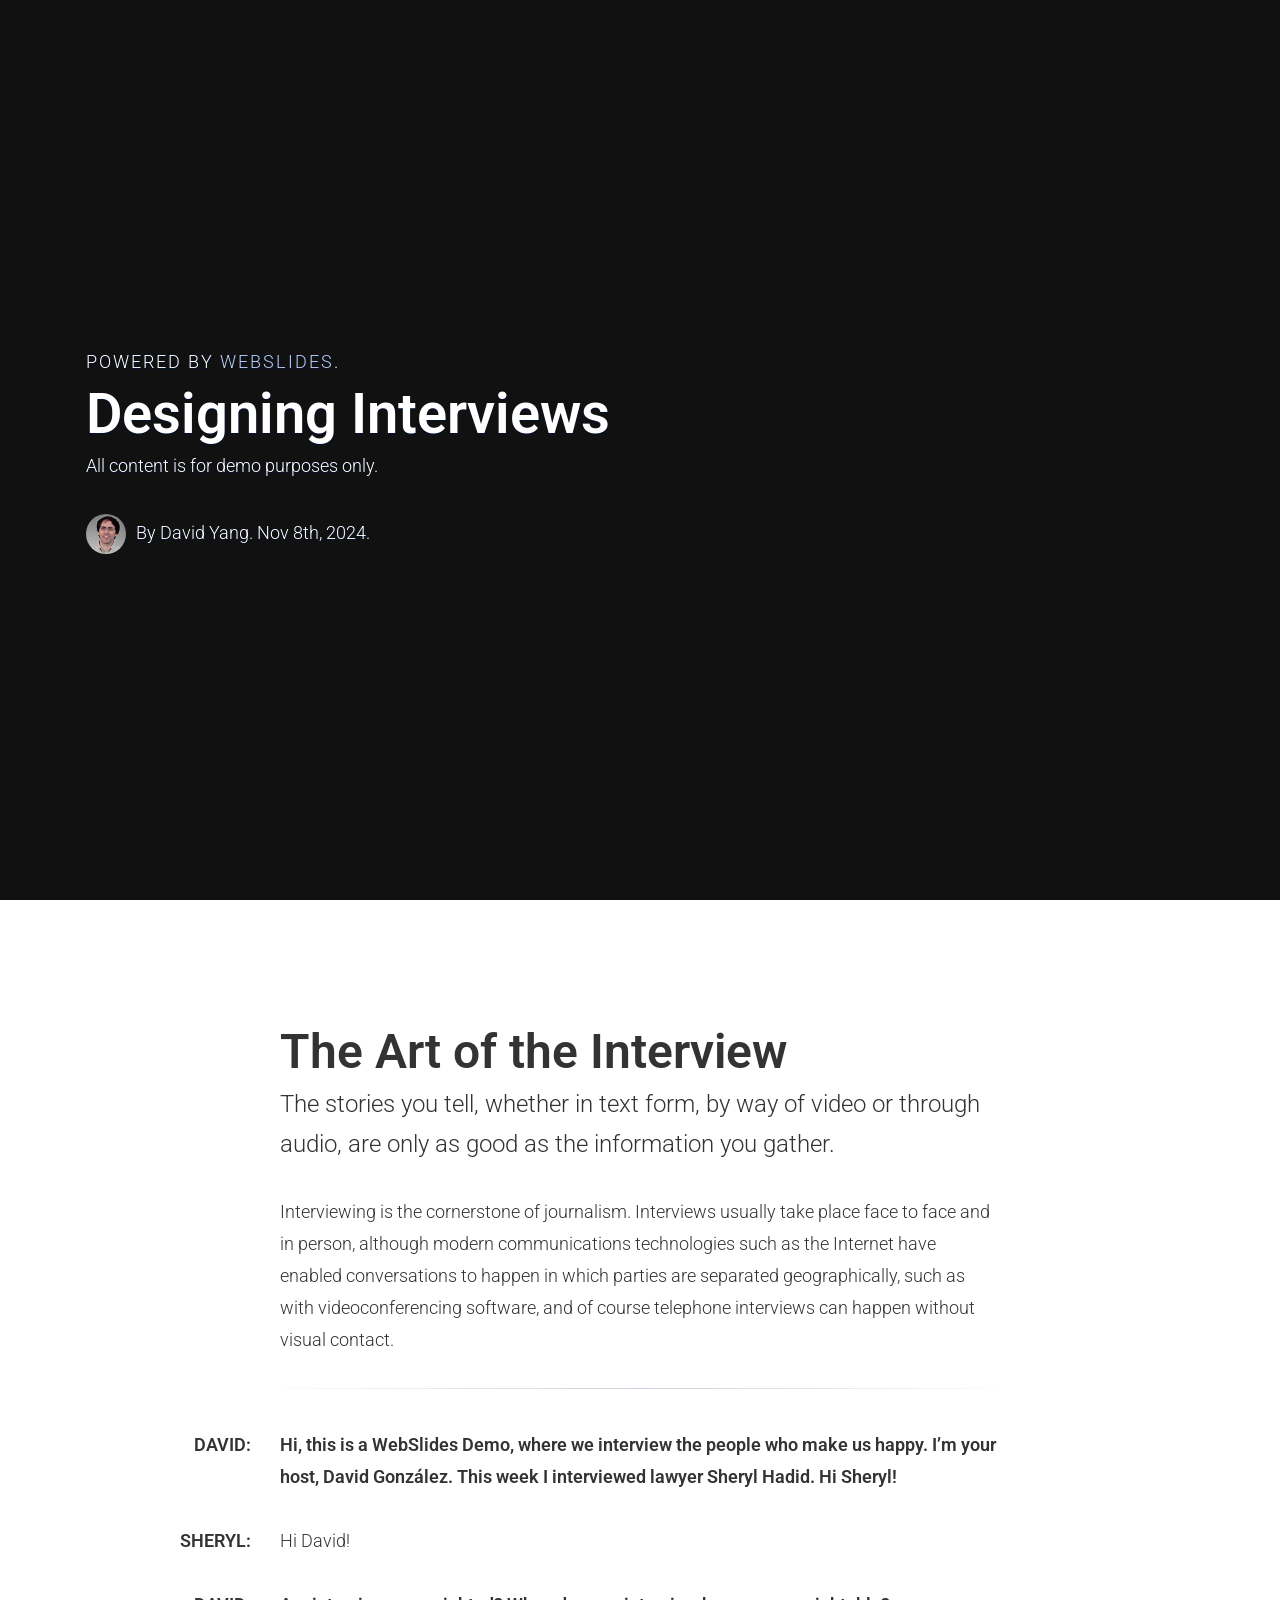
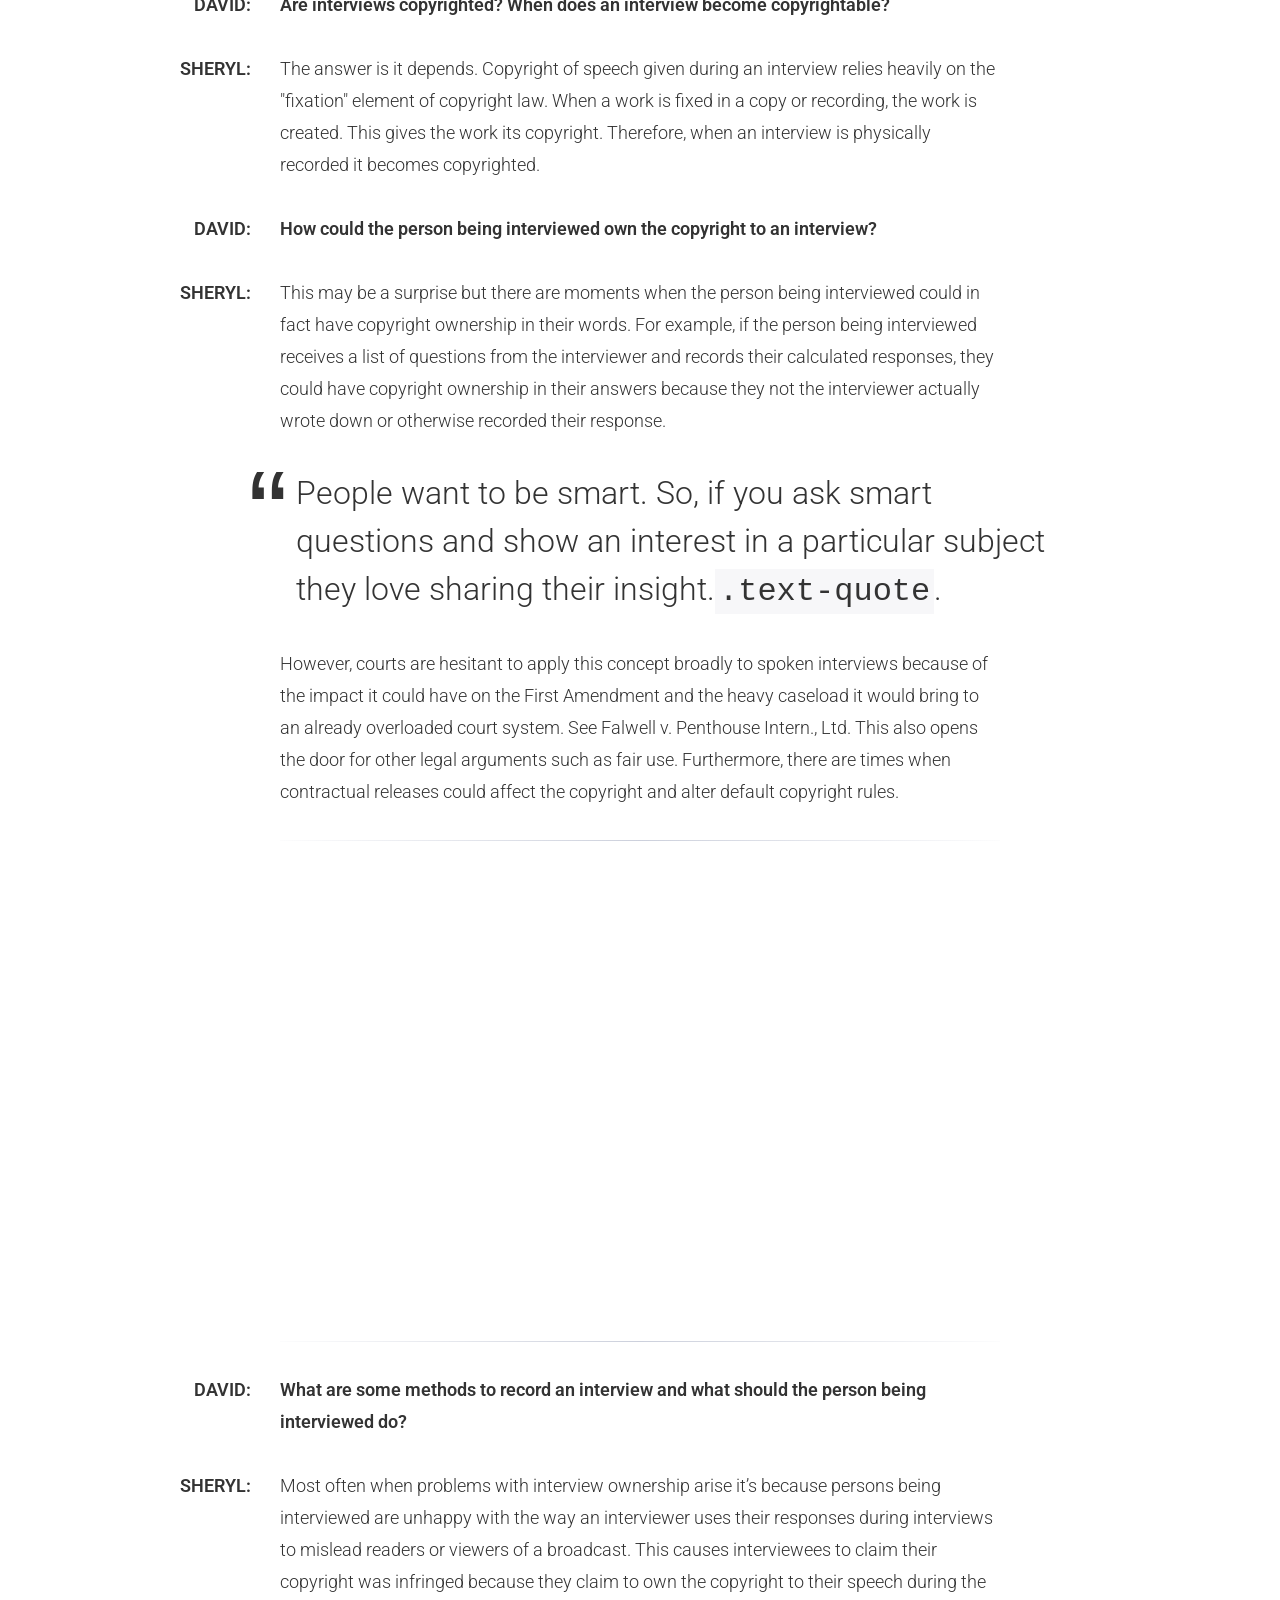
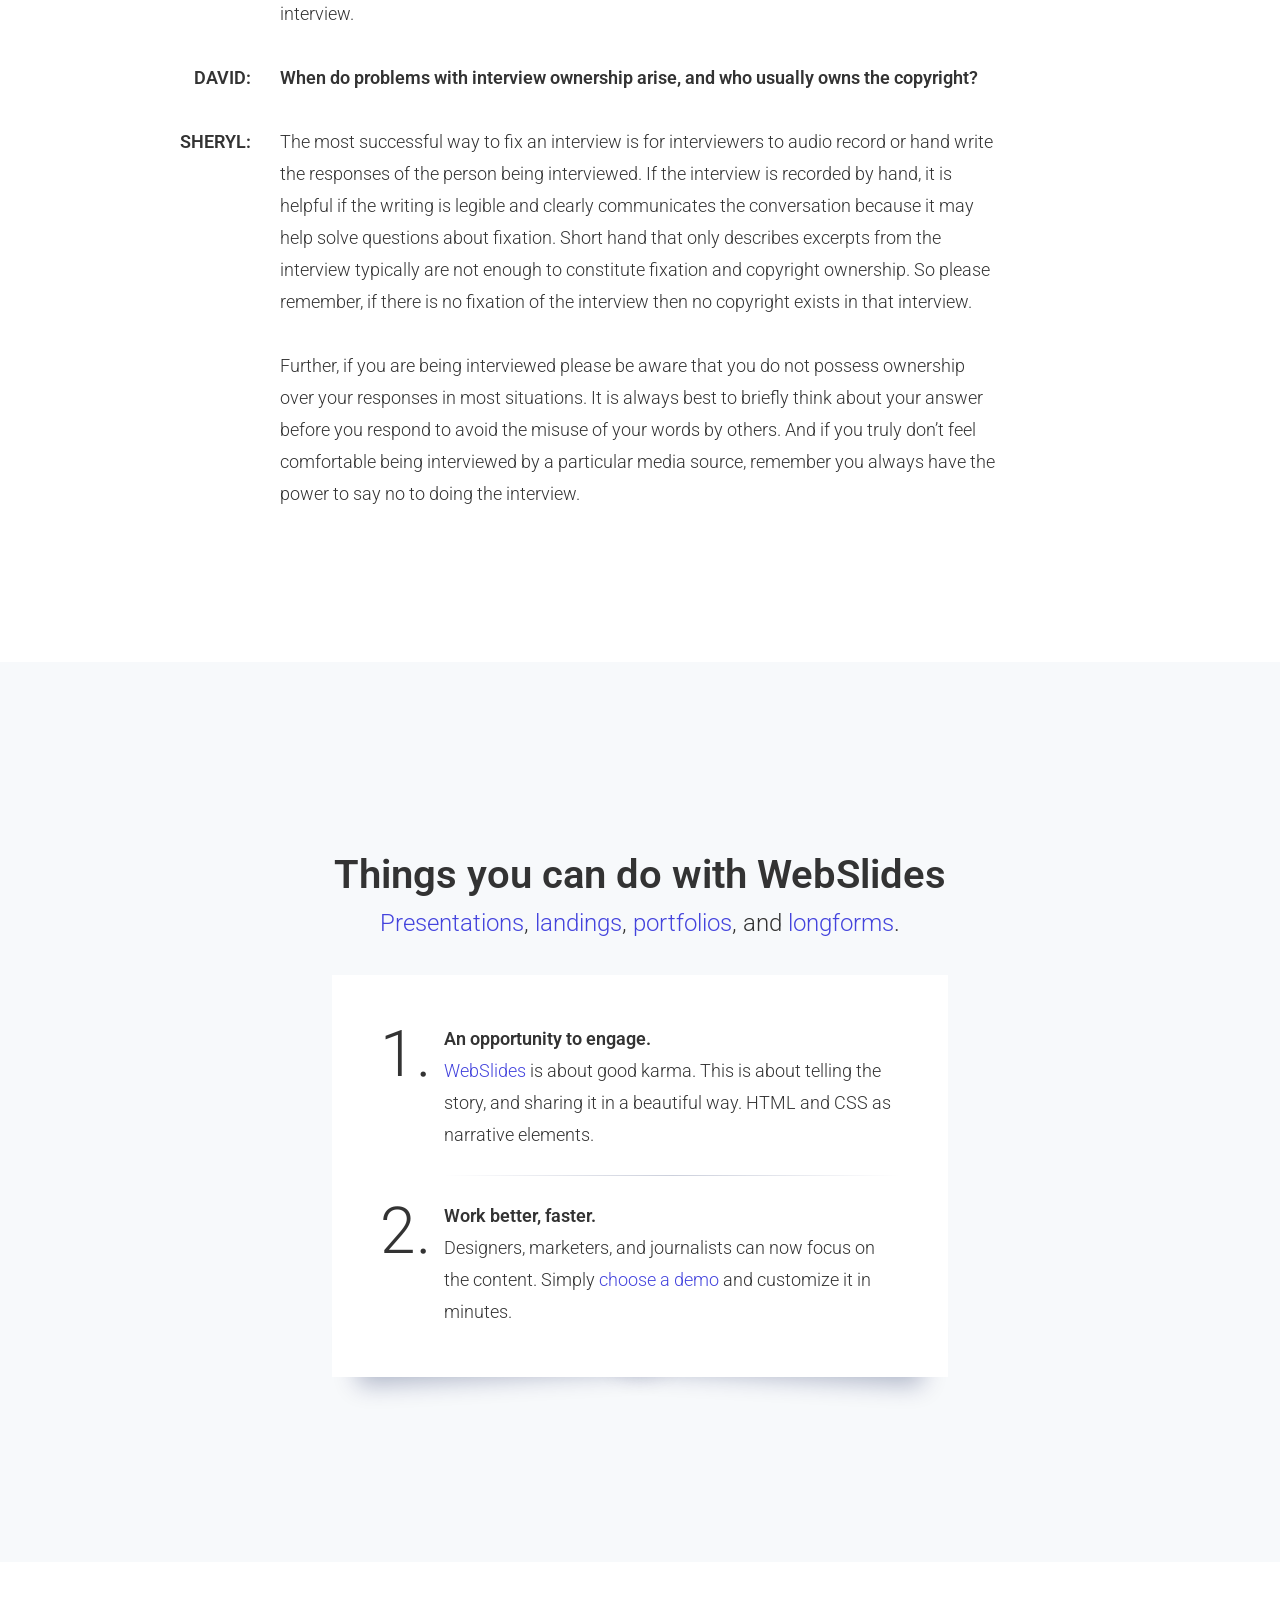
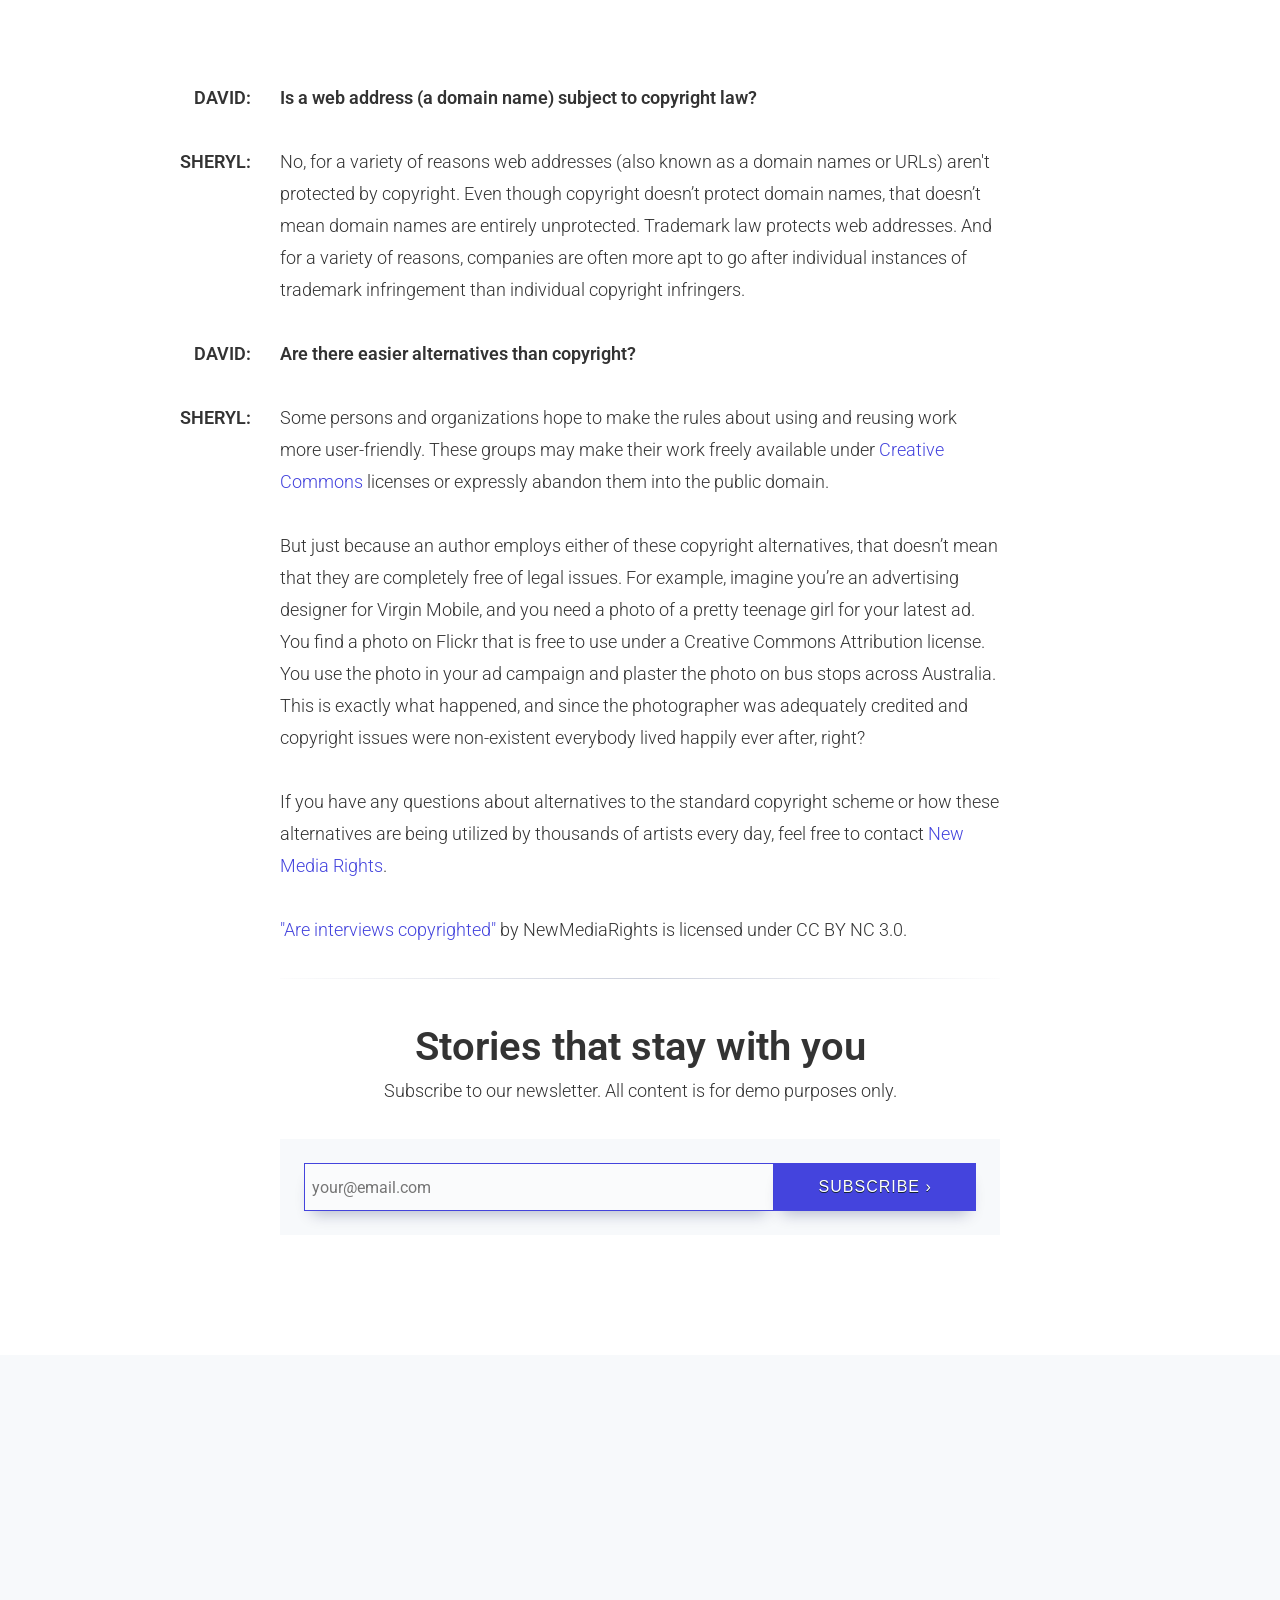
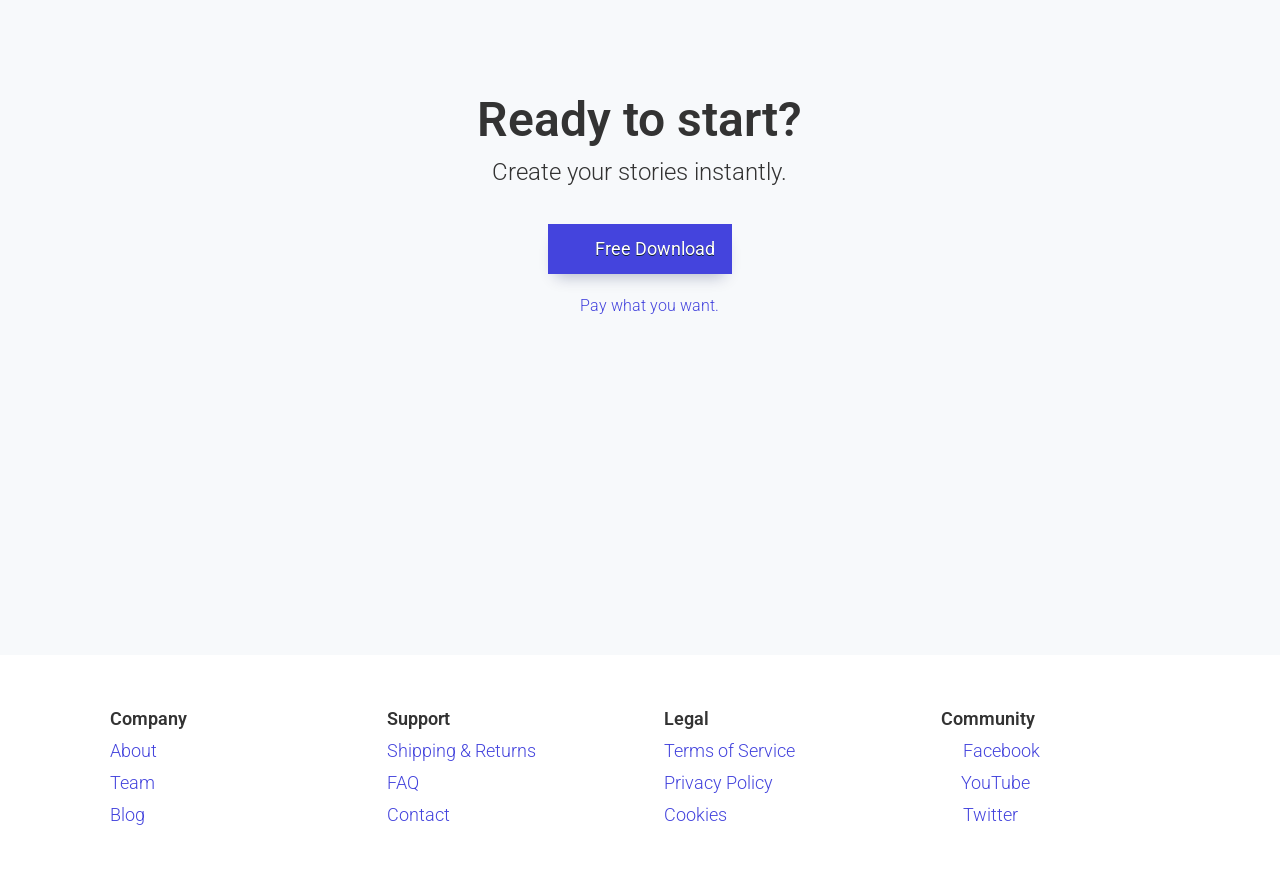
<file: webslides-latest/demos/interviews.html>
<!doctype html>
<html lang="en" prefix="og: http://ogp.me/ns#">
  <head>
    <meta charset="utf-8">
    <meta name="viewport" content="width=device-width, initial-scale=1">

    <!-- CLEAN MARKUP = GOOD KARMA.
      Hi source code lover,

      you're a curious person and a fast learner ;)
      Let's make something beautiful together. Contribute on Github:
      https://github.com/webslides/webslides

      Thanks!
    -->

    <!-- SEO -->
    <title>WebSlides Demo: Longform Interviews</title>
    <meta name="description" content="WebSlides is about telling stories. Create longform interviews with ease.">

    <!-- URL CANONICAL -->
    <!-- <link rel="canonical" href="http://your-url.com/permalink"> -->

    <!-- Google Fonts -->
    <link href="https://fonts.googleapis.com/css?family=Roboto:100,100i,300,300i,400,400i,700,700i%7CMaitree:200,300,400,600,700&amp;subset=latin-ext" rel="stylesheet">

    <!-- CSS Base -->
    <link rel="stylesheet" type='text/css' media='all' href="../static/css/webslides.css">

    <!-- Optional - CSS SVG Icons (Font Awesome) -->
    <link rel="stylesheet" type="text/css" media="all" href="../static/css/svg-icons.css">

    <!-- SOCIAL CARDS (ADD YOUR INFO) -->

    <!-- FACEBOOK -->
    <meta property="og:url" content="http://your-url.com/permalink">

    <!-- EDIT -->
    <meta property="og:type" content="article">
    <meta property="og:title" content="WebSlides Demo: Longform Interviews" />

    <!-- EDIT -->
    <meta property="og:description" content="Create longform interviews with ease. Just the essentials.">

    <!-- EDIT -->
    <meta property="og:updated_time" content="2017-03-28T12:17:24">

    <!-- EDIT -->
    <meta property="og:image" content="../static/images/share-webslides.jpg" >

    <!-- EDIT -->
    <meta property="og:image:width" content="800">
    <meta property="og:image:height" content="429">

    <!-- TWITTER -->
    <meta name="twitter:card" content="summary_large_image">
    <meta name="twitter:site" content="@webslides">

    <!-- EDIT -->
    <meta name="twitter:creator" content="@jlantunez">

    <!-- EDIT -->
    <meta name="twitter:title" content="WebSlides Demo: Longform Interviews">

    <!-- EDIT -->
    <meta name="twitter:description" content="Create longform interviews with ease. Just the essentials.">

    <!-- EDIT -->
    <meta name="twitter:image" content="../static/images/share-webslides.jpg">

    <!-- EDIT -->

    <!-- FAVICONS -->
    <link rel="shortcut icon" sizes="16x16" href="../static/images/favicons/favicon.png">
    <link rel="shortcut icon" sizes="32x32" href="../static/images/favicons/favicon-32.png">
    <link rel="apple-touch-icon icon" sizes="76x76" href="../static/images/favicons/favicon-76.png">
    <link rel="apple-touch-icon icon" sizes="120x120" href="../static/images/favicons/favicon-120.png">
    <link rel="apple-touch-icon icon" sizes="152x152" href="../static/images/favicons/favicon-152.png">
    <link rel="apple-touch-icon icon" sizes="180x180" href="../static/images/favicons/favicon-180.png">
    <link rel="apple-touch-icon icon" sizes="192x192" href="../static/images/favicons/favicon-192.png">

    <!-- Android -->
    <meta name="mobile-web-app-capable" content="yes">
    <meta name="theme-color" content="#333333">

  </head>
  <body>
    <header role="banner">
      <nav role="navigation">
        <p class="logo"><a href="../index.html" title="WebSlides">WebSlides</a></p>
        <ul>
          <li class="github">
            <a rel="external" href="https://github.com/webslides/webslides" title="Github">
              <svg class="fa-github">
                <use xlink:href="#fa-github"></use>
              </svg>
              <em>WebSlides</em>
            </a>
          </li>
          <li class="twitter">
            <a rel="external" href="https://twitter.com/webslides" title="Twitter">
              <svg class="fa-twitter">
                <use xlink:href="#fa-twitter"></use>
              </svg>
              <em>@WebSlides</em>
            </a>
          </li>
          <!--  <li class="dribbble"><a rel="external" href="http://dribbble.com/webslides" title="Dribbble"><svg class="fa-dribbble"><use xlink:href="#fa-dribbble"></use></svg> <em>webslides</em></a></li> -->
        </ul>
      </nav>
    </header>

    <main role="main">
      <article>

        <section class="bg-black">
          <!-- Overlay/Opacity: [class*="bg-"] > .background.dark or .light -->
          <span class="background" style="background-image:url('https://source.unsplash.com/E695OZJiju4/1600x800')"></span>
          <!--.wrap = container width: 90% -->
          <div class="wrap">
            <p class="text-subtitle">Powered by <a href="https://webslides.tv">WebSlides</a>.</p>
            <h1>
              <strong>Designing Interviews</strong>
            </h1>
            <p>All content is for demo purposes only.</p>
            <p><img class="avatar-40" src="../static/images/avatar.jpg" alt="Avatar David Yang"> By David Yang. Nov 8th, 2024.</p>
          </div>
          <!-- .end .wrap -->
        </section>
        <section class="bg-white">
          <!--.wrap.longform (width:72rem=720px) = Better reading experience (90-95 characters per line) -->
          <div class="wrap longform">
            <h2><strong>The Art of the Interview</strong></h2>
            <p class="text-intro">The stories you tell, whether in text form, by way of video or through audio, are only as good as the information you gather.</p>
            <p>Interviewing is the cornerstone of journalism. Interviews usually take place face to face and in person, although modern communications technologies such as the Internet have enabled conversations to happen in which parties are separated geographically, such as with videoconferencing software, and of course telephone interviews can happen without visual contact.</p>
            <hr>
            <dl class="text-interview">
              <dt>David:</dt>
              <dd>
                <p><strong>Hi, this is a WebSlides Demo, where we interview the people who make us happy. I’m your host, David González. This week I interviewed lawyer Sheryl Hadid. Hi Sheryl!</strong></p>
              </dd>
              <dt>Sheryl:</dt>
              <dd>
                <p>Hi David!</p>
              </dd>
              <dt>David:</dt>
              <dd>
                <p><strong>Are interviews copyrighted? When does an interview become copyrightable?</strong></p>
              </dd>
              <dt>Sheryl:</dt>
              <dd>
                <p>The answer is it depends. Copyright of speech given during an interview relies heavily on the "fixation" element of copyright law. When a work is fixed in a copy or recording, the work is created. This gives the work its copyright. Therefore, when an interview is physically recorded it becomes copyrighted.</p>
              </dd>
              <dt>David:</dt>
              <dd>
                <p><strong>How could the person being interviewed own the copyright to an interview?</strong></p>
              </dd>
              <dt>Sheryl:</dt>
              <dd>
                <p>This may be a surprise but there are moments when the person being interviewed could in fact have copyright ownership in their words. For example, if the person being interviewed receives a list of questions from the interviewer and records their calculated responses, they could have copyright ownership in their answers because they not the interviewer actually wrote down or otherwise recorded their response.</p>
              </dd>
              <dd>
                <blockquote class="text-quote">
                  <p>People want to be smart. So, if you ask smart questions and show an interest in a particular subject they love sharing their insight.<code>.text-quote</code>.</p>
                </blockquote>
              </dd>
              <dd>
                <p>However, courts are hesitant to apply this concept broadly to spoken interviews because of the impact it could have on the First Amendment and the heavy caseload it would bring to an already overloaded court system. See Falwell v. Penthouse Intern., Ltd.  This also opens the door for other legal arguments such as fair use. Furthermore, there are times when contractual releases could affect the copyright and alter default copyright rules. </p>
              </dd>
            </dl>
            <hr>
            <div class="text-pull embed">
              <iframe width="800" height="450" src="https://www.youtube.com/embed/7xYZ3rMT8_A?rel=0&amp;controls=0" allowfullscreen></iframe>
            </div>
            <!--.text-pull.embed (responsive video) -->
            <hr>
            <dl class="text-interview">
              <dt>David:</dt>
              <dd>
                <p><strong>What are some methods to record an interview and what should the person being interviewed do?</strong></p>
              </dd>
              <dt>Sheryl:</dt>
              <dd>
                <p>Most often when problems with interview ownership arise it’s because persons being interviewed are unhappy with the way an interviewer uses their responses during interviews to mislead readers or viewers of a broadcast. This causes interviewees to claim their copyright was infringed because they claim to own the copyright to their speech during the interview.</p>
              </dd>
              <dt>David:</dt>
              <dd>
                <p><strong>When do problems with interview ownership arise, and who usually owns the copyright?</strong></p>
              </dd>
              <dt>Sheryl:</dt>
              <dd>
                <p>The most successful way to fix an interview is for interviewers to audio record or hand write the responses of the person being interviewed. If the interview is recorded by hand, it is helpful if the writing is legible and clearly communicates the conversation because it may help solve questions about fixation.  Short hand that only describes excerpts from the interview typically are not enough to constitute fixation and copyright ownership. So please remember, if there is no fixation of the interview then no copyright exists in that interview.</p>
              </dd>
              <dd>
                <p>Further, if you are being interviewed please be aware that you do not possess ownership over your responses in most situations. It is always best to briefly think about your answer before you respond to avoid the misuse of your words by others.  And if you truly don’t feel comfortable being interviewed by a particular media source, remember you always have the power to say no to doing the interview.</p>
              </dd>
            </dl>
          </div>
        </section>
        <section>
          <!--.wrap = container width: 90% -->
          <div class="wrap size-50 aligncenter">
            <h3><strong>Things you can do with WebSlides</strong></h3>
            <p class="text-intro"><a href="/demos/why-webslides" title="Why WebSlides?">Presentations</a>, <a href="/demos/landings" title="Landings">landings</a>, <a href="/demos/portfolios" title="Portfolios">portfolios</a>, and <a href="/demos/longforms" title="Longforms">longforms</a>.</p>
            <div class="bg-white shadow">
              <ul class="flexblock reasons">
                <li>
                  <h2>An opportunity to engage.</h2>
                  <p><a href="https://webslides.tv" title="WebSlides">WebSlides</a> is about good karma. This is about telling the story, and sharing it in a beautiful way. HTML and CSS as narrative elements.</p>
                </li>
                <li>
                  <h2>Work better, faster.</h2>
                  <p>Designers, marketers, and journalists can now focus on the content. Simply <a href="https://webslides.tv/demos" title="WebSlides Demos">choose a demo</a> and customize it in minutes.</p>
                </li>
              </ul>
            </div>
            <!-- .end .bg-white shadow -->
          </div>
          <!-- .end .wrap -->
        </section>
        <section class="bg-white">
          <!--.wrap = container width: 90% -->
          <div class="wrap longform">
            <dl class="text-interview">
              <dt>David:</dt>
              <dd>
                <p><strong>Is a web address (a domain name) subject to copyright law?</strong></p>
              </dd>
              <dt>Sheryl:</dt>
              <dd>
                <p>No, for a variety of reasons web addresses (also known as a domain names or URLs) aren't protected by copyright. Even though copyright doesn’t protect domain names, that doesn’t mean domain names are entirely unprotected. Trademark law protects web addresses. And for a variety of reasons, companies are often more apt to go after individual instances of trademark infringement than individual copyright infringers. </p>
              </dd>
              <dt>David:</dt>
              <dd>
                <p><strong>Are there easier alternatives than copyright?</strong></p>
              </dd>
              <dt>Sheryl:</dt>
              <dd>
                <p>Some persons and organizations hope to make the rules about using and reusing work more user-friendly. These groups may make their work freely available under <a href="https://creativecommons.org/">Creative Commons</a> licenses or expressly abandon them into the public domain. </p>
              </dd>
              <dd>
                <p>But just because an author employs either of these copyright alternatives, that doesn’t mean that they are completely free of legal issues. For example, imagine you’re an advertising designer for Virgin Mobile, and you need a photo of a pretty teenage girl for your latest ad. You find a photo on Flickr that is free to use under a Creative Commons Attribution license. You use the photo in your ad campaign and plaster the photo on bus stops across Australia. This is exactly what happened, and since the photographer was adequately credited and copyright issues were non-existent everybody lived happily ever after, right?</p>
              </dd>
              <dd>
                <p>If you have any questions about alternatives to the standard copyright scheme or how these alternatives are being utilized by thousands of artists every day, feel free to contact <a href="https://www.newmediarights.org/about_us/contact_us">New Media Rights</a>.</p>
              </dd>
            </dl>
            <p><a href="http://www.newmediarights.org/are_interviews_copyrighted" target="_blank">"Are interviews copyrighted"</a> by NewMediaRights is licensed under CC BY NC 3.0.</p>
            <hr>
            <h3 class="aligncenter"><strong>Stories that stay with you</strong></h3>
            <p class="aligncenter">Subscribe to our newsletter. All content is for demo purposes only.</p>
            <form action="/" class="bg-light user" method="post">
              <input type="email" name="email" tabindex="1" autocomplete="off" placeholder="your@email.com" required>
              <button type="submit" tabindex="2" title="Subscribe">Subscribe &rsaquo;</button>
            </form>
          </div>
          <!-- .end .wrap -->
        </section>
        <section>
          <!-- .wrap = container width: 90% -->
          <div class="wrap aligncenter">
            <h2><strong>Ready to start?</strong> </h2>
            <p class="text-intro">Create your stories instantly.</p>
            <p>
              <a href="https://webslides.tv/webslides-latest.zip" class="button" title="Download WebSlides">
                <svg class="fa-cloud-download">
                  <use xlink:href="#fa-cloud-download"></use>
                </svg>
                Free Download
              </a>
              <span class="try">
                <a href="https://www.paypal.me/jlantunez/8" title="Thanks :)">
                  <svg class="fa-paypal">
                    <use xlink:href="#fa-paypal"></use>
                  </svg>
                  Pay what you want.
                </a>
              </span>
            </p>
          </div>
          <!-- .end .wrap -->
        </section>

      </article>
    </main>
    <!--main-->

    <footer role="contentinfo">
      <div class="wrap">
        <div class="grid">
          <div class="column">
            <h3>Company</h3>
            <ul>
              <li><a href="#">About</a></li>
              <li><a href="#">Team</a></li>
              <li><a href="#">Blog</a></li>
            </ul>
          </div>
          <!-- .end .column -->
          <div class="column">
            <h3>Support</h3>
            <ul>
              <li><a href="#">Shipping &amp; Returns</a></li>
              <li><a href="#">FAQ</a></li>
              <li><a href="#">Contact</a></li>
            </ul>
          </div>
          <!-- .end .column -->
          <div class="column">
            <h3>Legal</h3>
            <ul>
              <li><a href="#">Terms of Service</a></li>
              <li><a href="#">Privacy Policy</a></li>
              <li><a href="#">Cookies</a></li>
            </ul>
          </div>
          <!-- .end .column -->
          <div class="column">
            <h3>Community</h3>
            <ul>
              <li>
                <a href="#">
                  <svg class="fa-facebook">
                    <use xlink:href="#fa-facebook"></use>
                  </svg>
                  Facebook
                </a>
              </li>
              <li>
                <a href="#">
                  <svg class="fa-youtube">
                    <use xlink:href="#fa-youtube"></use>
                  </svg>
                  YouTube
                </a>
              </li>
              <li>
                <a href="#">
                  <svg class="fa-twitter">
                    <use xlink:href="#fa-twitter"></use>
                  </svg>
                  Twitter
                </a>
              </li>
            </ul>
          </div>
          <!-- .end .column -->
        </div>
        <!-- .end .grid -->
      </div>
      <!-- .end .wrap -->
    </footer>

    <!-- OPTIONAL - svg-icons.js (fontastic.me - Font Awesome as svg icons) -->
    <script defer src="../static/js/svg-icons.js"></script>

  </body>
</html>
</file>
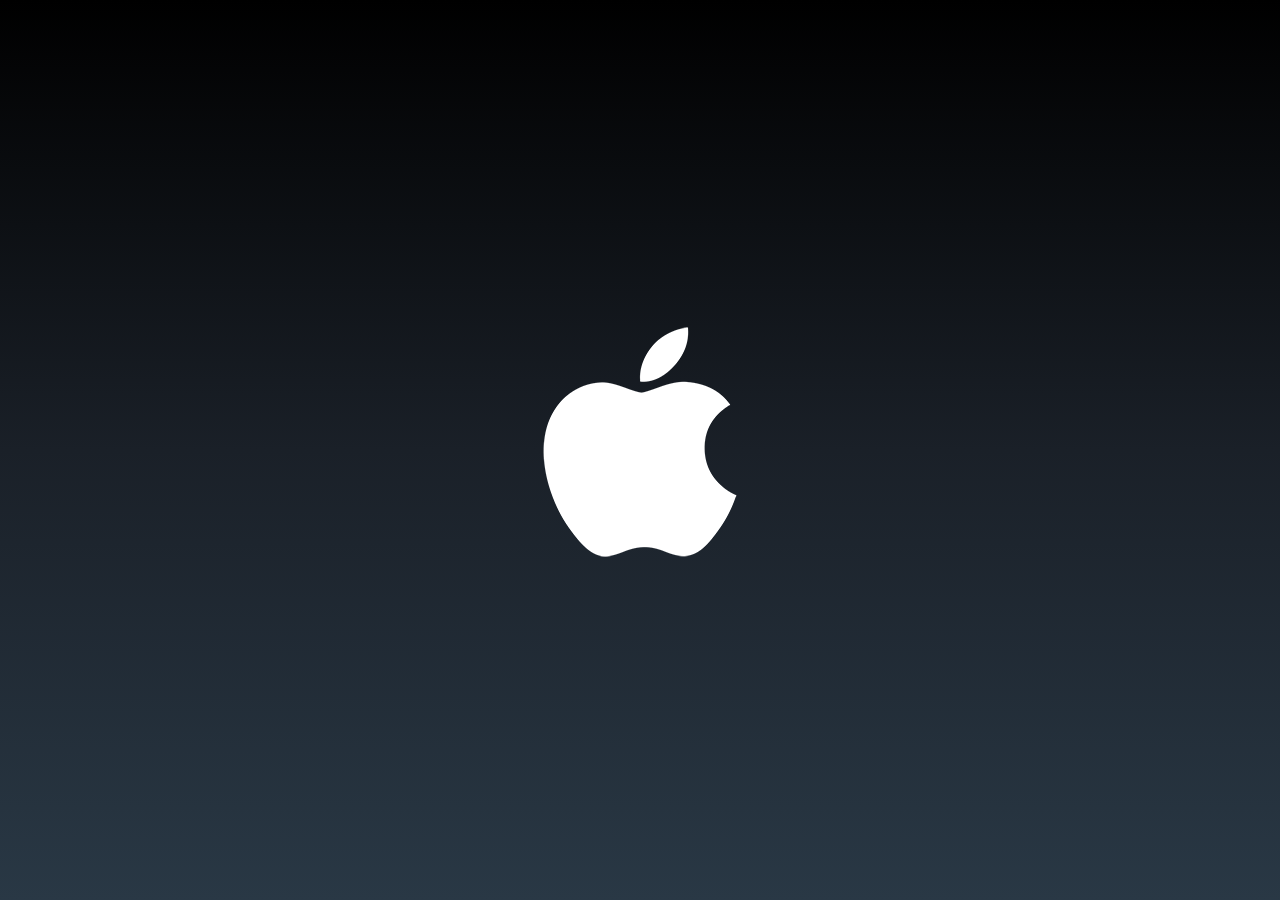
<file: webslides-latest/demos/keynote.html>
<!doctype html>
<html lang="en" prefix="og: http://ogp.me/ns#">
  <head>
    <meta charset="utf-8">
    <meta name="viewport" content="width=device-width, initial-scale=1">

    <!-- CLEAN MARKUP = GOOD KARMA.
      Hi source code lover,

      you're a curious person and a fast learner ;)
      Let's make something beautiful together. Contribute on Github:
      https://github.com/webslides/webslides

      Thanks!
    -->

    <!-- SEO -->
    <title>WebSlides Keynote: Make a Keynote presentation using HTML</title>
    <meta name="description" content="WebSlides is the easiest way to make HTML presentations. Just essential features, clean code, and lovely CSS.">

    <!-- URL CANONICAL -->
    <!-- <link rel="canonical" href="http://your-url.com/permalink"> -->

    <!-- Google Fonts -->
    <link href="https://fonts.googleapis.com/css?family=Roboto:100,100i,300,300i,400,400i,700,700i%7CMaitree:200,300,400,600,700&amp;subset=latin-ext" rel="stylesheet">

    <!-- CSS Base -->
    <link rel="stylesheet" type='text/css' media='all' href="../static/css/webslides.css">

    <!-- Optional - CSS SVG Icons (Font Awesome) -->
    <link rel="stylesheet" type="text/css" media="all" href="../static/css/svg-icons.css">

    <!-- SOCIAL CARDS (ADD YOUR INFO) -->

    <!-- FACEBOOK -->
    <meta property="og:url" content="http://your-url.com/permalink"> <!-- EDIT -->
    <meta property="og:type" content="article">
    <meta property="og:title" content="Make a Keynote presentation using HTML"> <!-- EDIT -->
    <meta property="og:description" content="WebSlides is the easiest way to make HTML presentations. 120+ free slides ready to use."> <!-- EDIT -->
    <meta property="og:updated_time" content="2017-01-04T17:32:14"> <!-- EDIT -->
    <meta property="og:image" content="../static/images/share-webslides.jpg" > <!-- EDIT -->

    <!-- TWITTER -->
    <meta name="twitter:card" content="summary_large_image">
    <meta name="twitter:site" content="@webslides"> <!-- EDIT -->
    <meta name="twitter:creator" content="@jlantunez"> <!-- EDIT -->
    <meta name="twitter:title" content="Make a Keynote presentation using HTML"> <!-- EDIT -->
    <meta name="twitter:description" content="WebSlides is the easiest way to make HTML presentations. 120+ free slides ready to use."> <!-- EDIT -->
    <meta name="twitter:image" content="../static/images/share-webslides.jpg"> <!-- EDIT -->

    <!-- FAVICONS -->
    <link rel="shortcut icon" sizes="16x16" href="../static/images/favicons/favicon.png">
    <link rel="shortcut icon" sizes="32x32" href="../static/images/favicons/favicon-32.png">
    <link rel="apple-touch-icon icon" sizes="76x76" href="../static/images/favicons/favicon-76.png">
    <link rel="apple-touch-icon icon" sizes="120x120" href="../static/images/favicons/favicon-120.png">
    <link rel="apple-touch-icon icon" sizes="152x152" href="../static/images/favicons/favicon-152.png">
    <link rel="apple-touch-icon icon" sizes="180x180" href="../static/images/favicons/favicon-180.png">
    <link rel="apple-touch-icon icon" sizes="192x192" href="../static/images/favicons/favicon-192.png">

    <!-- Android -->
    <meta name="mobile-web-app-capable" content="yes">
    <meta name="theme-color" content="#333333">
  </head>
  <body>
    <header role="banner">
      <nav role="navigation">
        <p class="logo"><a href="../index.html" title="WebSlides">WebSlides</a></p>
        <ul>
          <li class="github">
            <a rel="external" href="https://github.com/webslides/webslides" title="Github">
              <svg class="fa-github">
                <use xlink:href="#fa-github"></use>
              </svg>
              <em>WebSlides</em>
            </a>
          </li>
          <li class="twitter">
            <a rel="external" href="https://twitter.com/webslides" title="Twitter">
              <svg class="fa-twitter">
                <use xlink:href="#fa-twitter"></use>
              </svg>
              <em>@WebSlides</em>
            </a>
          </li>
          <!--  <li class="dribbble"><a rel="external" href="http://dribbble.com/webslides" title="Dribbble"><svg class="fa-dribbble"><use xlink:href="#fa-dribbble"></use></svg> <em>webslides</em></a></li> -->
        </ul>
      </nav>
    </header>

    <main role="main">
      <article id="webslides">

        <!-- Quick Guide
          - Each parent <section> in the <article id="webslides"> element is an individual slide.
          - Vertical sliding = <article id="webslides" class="vertical">
          - <div class="wrap"> = container 90% / <div class="wrap size-50"> = 45%;
        -->

        <section class="bg-apple aligncenter">
          <!--.wrap = container (width: 90%) -->
          <div class="wrap">
            <h1><img class="whitelogo" src="../static/images/logos/apple.svg" alt="Apple Logo"></h1>
          </div>
          <!-- .end .wrap -->
        </section>
        <section class="bg-apple">
          <!--.wrap = container (width: 90%) -->
          <div class="wrap size-50">
            <h1>Make a Keynote presentation using HTML</h1>
            <p class="text-intro">WebSlides is an open source framework for building HTML presentations, landings, and portfolios.</p>
            <p><code>.bg-apple</code></p>
          </div>
          <!-- .end .wrap -->
        </section>
        <section class="bg-apple aligncenter">
          <!--.wrap = container (width: 90%) -->
          <div class="wrap">
            <h2>HTML presentations can be easy</h2>
          </div>
          <!-- .end .wrap -->
        </section>
        <section class="bg-apple">
          <div class="wrap">
            <h2>Features</h2>
            <ul class="flexblock features">
              <li>
                <div>
                  <h2>
                    <span>&rarr;</span>
                    Simple Navigation
                  </h2>
                  with arrow keys and swipe.
                </div>
              </li>
              <li>
                <div>
                  <h2>
                    <svg class="fa-link">
                      <use xlink:href="#fa-link"></use>
                    </svg>
                    Permalinks
                  </h2>
                  Go to a specific slide.
                </div>
              </li>
              <li>
                <div>
                  <h2>
                    <svg class="fa-clock-o">
                      <use xlink:href="#fa-clock-o"></use>
                    </svg>
                    Slide Counter
                  </h2>
                  Current/Total number
                </div>
              </li>
              <li>
                <div>
                  <h2>
                    <span>40<sup>+</sup></span>
                    Beautiful Components
                  </h2>
                  Covers, cards, quotes...
                </div>
              </li>
              <li>
                <div>
                  <h2>
                    <svg class="fa-text-height">
                      <use xlink:href="#fa-text-height"></use>
                    </svg>
                    Vertical Rhythm
                  </h2>
                  Use multiples of 8.
                </div>
              </li>
              <li>
                <div>
                  <h2>
                    <span>500<sup>+</sup></span>
                    SVG Icons
                  </h2>
                  Font Awesome Kit.
                </div>
              </li>
            </ul>
          </div>
        </section>
        <section class="bg-apple">
          <div class="wrap">
            <div class="content-left">
              <h2>WebSlides was made to inspire people.</h2>
            </div>
            <!-- end .content-left -->
            <div class="content-left">
              <p>WebSlides is a wonderful way to showcase your company. All content is for demo purposes only. Images are property of their respective owners.</p>
            </div>
            <!-- end .content-left -->
            <ul class="flexblock">
              <li>
                <div>
                  <img class="whitelogo" src="../static/images/logos/google.svg" alt="Google">
                </div>
              </li>
              <li>
                <div>
                  <img class="whitelogo" src="../static/images/logos/netflix.svg" alt="Netflix">
                </div>
              </li>
              <li>
                <div>
                  <img class="whitelogo" src="../static/images/logos/microsoft.svg" alt="Microsoft">
                </div>
              </li>
            </ul>
          </div>
          <!-- .end .wrap -->
        </section>
        <section class="bg-apple">
          <div class="wrap">
            <div class="content-left">
              <h2>WebSlides help you build a culture of excellence.</h2>
            </div>
            <!-- end .content-left -->
            <div class="content-left">
              <p>The art of storytelling. Hypertext, clean code, and beauty as narrative elements. Just essential features and lovely CSS. All content is for demo purposes only. </p>
            </div>
            <!-- end .content-left -->
            <ul class="flexblock metrics">
              <li> Founded
                <span>1976</span>
              </li>
              <li>
                <span>
                  <svg class="fa-users">
                    <use xlink:href="#fa-users"></use>
                  </svg>
                </span>
                524M Subscribers
              </li>
              <li>
                <span>
                  <svg class="fa-line-chart">
                    <use xlink:href="#fa-line-chart"></use>
                  </svg>
                </span>
                Revenue: $16M
              </li>
              <li>
                Monthly Growth
                <span>64%</span>
              </li>
            </ul>
          </div>
          <!-- .end .wrap -->
        </section>
        <section class="bg-apple">
          <!--.wrap o <nav> = container 1200px -->
          <div class="wrap">
            <ul class="flexblock metrics border">
              <li> Founded
                <span>1976</span>
              </li>
              <li>
                <span>
                  <svg class="fa-users">
                    <use xlink:href="#fa-users"></use>
                  </svg>
                </span>
                524M Subscribers
              </li>
              <li>
                <span>
                  <svg class="fa-line-chart">
                    <use xlink:href="#fa-line-chart"></use>
                  </svg>
                </span>
                Revenue: $16M
              </li>
              <li>
                Monthly Growth
                <span>64%</span>
              </li>
              <li>
                <span>
                  <svg class="fa-building-o">
                    <use xlink:href="#fa-building-o"></use>
                  </svg>
                </span>
                6 Offices
              </li>
              <li>
                <span>
                  <svg class="fa-smile-o">
                    <use xlink:href="#fa-smile-o"></use>
                  </svg>
                </span>
                14K Employees
              </li>
              <li>
                <span>
                $4M
                </span>
                EBITDA
              </li>
              <li>
                <span>
                  <svg class="fa-university">
                    <use xlink:href="#fa-university"></use>
                  </svg>
                </span>
                Bank: $76B
              </li>
            </ul>
          </div>
          <!-- .end .wrap -->
        </section>
        <section class="bg-apple aligncenter">
          <span class="background dark" style="background-image:url('https://source.unsplash.com/pb_lF8VWaPU/')"></span>
          <div class="wrap">
            <h2 class="text-data">3,456,789</h2>
            <h3>iPhone 7 in first 24 hours</h3>
          </div>
          <!-- .end .wrap -->
        </section>
        <section class="bg-apple aligncenter">
          <!--.wrap = container (width: 90%) -->
          <div class="wrap">
            <h2 class="text-data">$48 Billion</h2>
            <h3>Revenue in Q4 2024</h3>
          </div>
          <!-- .end .wrap -->
        </section>
        <section class="bg-apple slide-bottom">
          <!-- Overlay/Opacity: [class*="bg-"] > .background.dark or .light -->
          <span class="background" style="background-image:url('https://source.unsplash.com/Y5Tjb62cxl8/')"></span>
          <div class="wrap">
            <div class="content-left">
              <p>
                <svg class="large fa-tree">
                  <use xlink:href="#fa-tree"></use>
                </svg>
              </p>
              <h2>1,000,000</h2>
              <h3>We're working to protect up to a million acres of sustainable forest.</h3>
            </div>
          </div>
          <!-- .end .wrap -->
        </section>
        <section class="bg-apple">
          <div class="wrap">
            <div class="card-50">
              <figure><img class="aligncenter" src="../static/images/iphone.png" alt="iPhone"></figure>
              <div class="flex-content">
                <h2>
                  <svg class="fa-apple">
                    <use xlink:href="#fa-apple"></use>
                  </svg>
                  iPhone 7
                </h2>
                <p class="text-intro">3D Touch, 12MP photos, and 4K video.</p>
                <p>Every iPhone they have made was built on the same belief. That a phone should be more than a collection of features. That, above all, a phone should be absolutely simple, beautiful, and magical to use.</p>
              </div>
              <!-- end .flex-content-->
            </div>
            <!-- end .card-50-->
          </div>
          <!-- .end .wrap -->
        </section>
        <section class="bg-apple">
          <div class="wrap">
            <div class="grid vertical-align">
              <div class="column">
                <h2>
                  <svg class="fa-apple">
                    <use xlink:href="#fa-apple"></use>
                  </svg>
                  iPhone 7
                </h2>
                <p class="text-intro">We worked closely with the very talented people at Acme and created a new website. Content demo. </p>
                <ul class="description">
                  <li>
                    <span class="text-label">
                    Client:
                    </span>
                    Apple (2016)
                  </li>
                  <li>
                    <span class="text-label">
                    Services:
                    </span>
                    Web Design
                  </li>
                  <li>
                    <span class="text-label">
                    Website:
                    </span>
                    <a href="https://apple.com/iphone/">apple.com/iphone</a>
                  </li>
                </ul>
              </div>
              <!-- end .column-->
              <div class="column">
                <figure>
                  <img src="../static/images/iphone.png" alt="iPhone">
                </figure>
              </div>
              <!-- end figure-->
            </div>
            <!-- end .grid-->
          </div>
          <!-- end .wrap-->
        </section>
        <section class="bg-apple">
          <div class="wrap">
            <div class="card-50">
              <div class="flex-content">
                <ul class="flexblock specs">
                  <li>
                    <div>
                      <svg class="fa-wifi">
                        <use xlink:href="#fa-wifi"></use>
                      </svg>
                      <h2>Ultra-Fast WiFi</h2>
                      Faster LTE with the best worldwide roaming.
                    </div>
                  </li>
                  <li>
                    <div>
                      <svg class="fa-camera">
                        <use xlink:href="#fa-camera"></use>
                      </svg>
                      <h2>Two cameras that shoot as one.</h2>
                      12MP wide angle.
                    </div>
                  </li>
                  <li>
                    <div>
                      <svg class="fa-life-ring">
                        <use xlink:href="#fa-life-ring"></use>
                      </svg>
                      <h2>Lifetime Warranty </h2>
                      We'll fix it or if we can't, we'll replace it.
                    </div>
                  </li>
                </ul>
              </div>
              <!-- end .flex-content-->
              <figure>
                <img class="aligncenter" src="../static/images/iphone.png" alt="iPhone 6">
              </figure>
            </div>
          </div>
          <!-- .end .wrap -->
        </section>
        <section class="bg-apple aligncenter">
          <div class="wrap zoomIn">
            <h1>
              <svg class="fa-apple">
                <use xlink:href="#fa-apple"></use>
              </svg>
              Pay
            </h1>
          </div>
          <!-- .end .wrap -->
        </section>
        <section class="bg-apple">
          <span class="background-left-bottom" style="background-image:url('../static/images/iphone-hand.png')"></span>
          <div class="wrap">
            <div class="content-right">
              <h2>
                Redesigning
                <svg class="fa-apple">
                  <use xlink:href="#fa-apple"></use>
                </svg>
                Pay
              </h2>
              <p>We've been working with the Acme team over the last three months to build a new app.</p>
              <p>
                <a href="#" class="button" title="Case study">Case study &rsaquo;</a>
                <a href="https://www.apple.com/apple-pay/" class="button ghost" title="Apple Website">Open site &rsaquo;</a>
              </p>
            </div>
          </div>
          <!-- .end .wrap -->
        </section>
        <section class="bg-apple">
          <span class="background-right-bottom" style="background-image:url('../static/images/iphone-hand.png')"></span>
          <!--.wrap = container (width: 90%) -->
          <div class="wrap">
            <div class="content-left">
              <h2>Payments Made Simple</h2>
              <p>Apple Pay is so easy. Pay with your debit cards and credit cards with just a touch.</p>
              <div class="content-left">
                <h3>Secure</h3>
                <p>Your card is never stored. Apple Pay uses a device-specific number and unique transaction code.</p>
              </div>
              <!-- .end .content-left -->
              <div class="content-left">
                <h3>Universal</h3>
                <p>Apple Pay works with most major credit and debit cards from nearly all banks.</p>
              </div>
              <!-- .end .content-left -->
            </div>
            <!-- .end .content-left -->
          </div>
          <!-- .end .wrap -->
        </section>
        <section class="bg-apple">
          <span class="background-left-bottom" style="background-image:url('../static/images/iphone-hand.png')"></span>
          <div class="wrap">
            <div class="content-right">
              <ul class="flexblock specs">
                <li>
                  <div>
                    <svg class="fa-bolt">
                      <use xlink:href="#fa-bolt"></use>
                    </svg>
                    <h2>Incredibly fast</h2>
                    Just hold your iPhone near the reader.
                  </div>
                </li>
                <li>
                  <div>
                    <svg class="fa-globe">
                      <use xlink:href="#fa-globe"></use>
                    </svg>
                    <h2>Works with all major banks</h2>
                    Apple Pay is accepted in restaurants, hotels...
                  </div>
                </li>
                <li>
                  <div>
                    <svg class="fa-lock">
                      <use xlink:href="#fa-lock"></use>
                    </svg>
                    <h2>The safer way to pay</h2>
                    Your card number is never stored.
                  </div>
                </li>
              </ul>
            </div>
          </div>
          <!-- .end .wrap -->
        </section>
        <section class="bg-apple">
          <span class="background-right-bottom" style="background-image:url('../static/images/iphone-hand.png')"></span>
          <div class="wrap">
            <div class="content-left">
              <h1>
                <svg class="fa-apple">
                  <use xlink:href="#fa-apple"></use>
                </svg>
                Pay
              </h1>
              <p>Use your iPhone to pay securely and easily at over a million store locations and within apps — with a single touch. See where you can use Apple Pay:
              </p>
              <form class="user" action="/" method="post">
                <input type="text" name="location" placeholder="Stores in your city..." required>
                <button type="submit" title="Search">Search &rsaquo;</button>
              </form>
            </div>
          </div>
          <!-- .end .wrap -->
        </section>
        <section class="bg-apple">
          <!--.wrap = container (width: 90%) -->
          <div class="wrap">
            <blockquote class="text-quote">
              <p>I'm an optimist in the sense that I believe humans are noble and honorable, and some of them are really smart. I have a very optimistic view of individuals.</p>
              <p>
                <cite>
                  <!-- <img class="avatar-56" src="../static/images/avatar.jpg" alt="Avatar"> --> Steve Jobs.
                </cite>
              </p>
            </blockquote>
          </div>
          <!-- .end .wrap -->
        </section>
        <section class="bg-apple">
          <span class="background-right-bottom" style="background-image:url('https://webslides.tv/static/images/tim-cook.png')"></span>
          <div class="wrap">
            <div class="content-left">
              <blockquote>
                <p>&ldquo;We see that privacy is a fundamental human right that people have. We are going to do everything that we can to help maintain that trust.&rdquo;</p>
                <p><cite>Tim Cook, CEO of Apple.</cite></p>
              </blockquote>
            </div>
          </div>
          <!-- .end .wrap -->
        </section>
        <section class="bg-apple">
          <header>
            <!--.wrap o <nav> = container 1200px -->
            <div class="wrap">
              <p>Header <span class="alignright">.alignright</span></p>
            </div>
          </header>
          <div class="aligncenter fadeInUp">
            <h2>Simple CSS Alignments</h2>
            <p>Put content wherever you want.</p>
          </div>
          <footer class="bg-trans-dark">
            <div class="wrap">
              <p>
                <span class="alignleft">
                Footer
                </span>
                <span class="alignright">
                  <a href="#" title="Twitter">
                    <svg class="fa-twitter">
                      <use xlink:href="#fa-twitter"></use>
                    </svg>
                    @username
                  </a>
                </span>
              </p>
            </div>
          </footer>
        </section>
        <section class="bg-apple slide-top">
          <div class="wrap">
            <div class="content-left">
              <h3>1/9 left top</h3>
              <p>Put content wherever you want. Have less. Do more. Create beautiful solutions.</p>
              <p><code>.slide-top and .content-left</code></p>
            </div>
          </div>
          <!-- .end .wrap -->
        </section>
        <section class="bg-apple slide-top">
          <div class="wrap">
            <div class="content-center">
              <h3>2/9 center top</h3>
              <p>Apple I was designed and hand-built by Steve Wozniak. Steve Jobs had the idea of selling the computer.</p>
              <p><code>.slide-top and .content-center</code></p>
            </div>
          </div>
          <!-- .end .wrap -->
        </section>
        <section class="bg-apple slide-top">
          <div class="wrap">
            <div class="content-right">
              <h3>3/9 right top</h3>
              <p>The Apple II is one of the first highly successful computers.</p>
              <p><code>.slide-top and .content-right</code></p>
            </div>
          </div>
          <!-- .end .wrap -->
        </section>
        <section class="bg-apple">
          <div class="wrap">
            <div class="content-left">
              <h3>4/9 left center</h3>
              <p>The Apple III is a business-oriented personal computer that was intended as the successor to the Apple II series.</p>
              <p><code>.content-left</code></p>
            </div>
          </div>
          <!-- .end .wrap -->
        </section>
        <section class="bg-apple">
          <div class="wrap">
            <div class="content-center">
              <h3>5/9 center</h3>
              <p>Apple Lisa was one of the first personal computers to offer a graphical user interface.</p>
              <p><code>.content-center</code></p>
            </div>
          </div>
          <!-- .end .wrap -->
        </section>
        <section class="bg-apple">
          <div class="wrap">
            <div class="content-right">
              <h3>6/9 right center</h3>
              <p>The Macintosh was the company's first mass-market personal computer featuring a GUI and mouse.</p>
              <p><code>.content-right</code></p>
            </div>
          </div>
          <!-- .end .wrap -->
        </section>
        <section class="bg-apple slide-bottom">
          <div class="wrap">
            <div class="content-left">
              <h3>7/9 left bottom</h3>
              <p>The iBook was a line of laptop computers designed and marketed by Apple Inc. from 1999 to 2006.</p>
              <p><code>.slide-bottom</code> and <code>.content-left</code></p>
            </div>
          </div>
          <!-- .end .wrap -->
        </section>
        <section class="bg-apple slide-bottom">
          <div class="wrap">
            <div class="content-center">
              <h3>8/9 center bottom</h3>
              <p>Apple introduced the first generation iPod on October 23, 2001, with the slogan "1,000 songs in your pocket".</p>
              <p><code>.slide-bottom</code> and <code>.content-center</code></p>
            </div>
          </div>
          <!-- .end .wrap -->
        </section>
        <section class="bg-apple slide-bottom">
          <div class="wrap">
            <div class="content-right">
              <h3>9/9 right bottom</h3>
              <p>The original iPhone was introduced by Steve Jobs on January 9, 2007. Jobs introduced the iPhone as a combination of three devices.</p>
              <p><code>.slide-bottom</code> and <code>.content-right</code></p>
            </div>
          </div>
          <!-- .end .wrap -->
        </section>
        <section class="bg-apple">
          <div class="wrap size-50">
            <h2>CSS Animations</h2>
            <p>Fadein transition to all slides.</p>
            <pre>&lt;article id="webslides"&gt;
  &lt;section&gt;
    &lt;div class="wrap fadeInUp"&gt;
      &lt;h1&gt;Slide&lt;/h1&gt;
    &lt;/div&gt;
  &lt;/section&gt;
&lt;/article&gt;</pre>
            <p>Just 5 basic animations: .fadeIn, .fadeInUp, .zoomIn, .slideInLeft, and .slideInRight.</p>
          </div>
          <!-- .end .wrap -->
        </section>
        <section class="bg-black aligncenter">
          <span class="background light" style="background-image:url('https://source.unsplash.com/UxtIESWxLh8/')"></span>
          <div class="wrap">
            <h2>Embedding Media</h2>
          </div>
          <!-- .end .wrap -->
        </section>
        <section class="bg-apple">
          <div class="wrap">
            <div class="content-left">
              <h3><a href="https://webslides.tv/demos/media#slide=2">YouTube API</a></h3>
              <p>Embed videos with loop, autoplay, and muted attributes. The video will automatically play when the slide is loaded.</p>
              <pre>&lt;div class="embed"&gt;
 &lt;div data-youtube data-youtube-id=&quot;CQY3KUR3VzM&quot; data-autoplay &gt;&lt;/div&gt;
&lt;/div&gt;</pre>
              <p><code>.embed</code> (responsive)</p>
            </div>
            <!-- end .content-left -->
            <div class="content-left">
              <!-- <div class="embed"> = Responsive -->
              <div class="embed">
                <div data-youtube data-youtube-id="CQY3KUR3VzM" data-autoplay data-no-controls></div>
              </div>
              <!-- end .embed -->
            </div>
            <!-- end .content-left -->
          </div>
          <!-- .end .wrap -->
        </section>
        <section class="bg-apple fullscreen">
          <!-- Fullscreen Video -->
          <div class="embed">
            <div data-youtube data-youtube-id="lvOKBQvbLhg" data-autoplay></div>
          </div>
          <!-- .end .embed -->
        </section>
        <section class="fullscreen bg-apple aligncenter">
         <div class="embed">
           <video autoplay loop muted poster="https://webslides.tv/static/images/peggy.jpg">
            <source src="https://webslides.tv/static/videos/peggy.mp4" type="video/mp4">
           </video>
          </div><!-- .embed -->
          <!-- .wrap = container (width: 90%) -->
          <div class="wrap size-50">
            <h2><strong>Be Awesome</strong></h2>
          </div>
        </section>
        <section class="fullscreen bg-black aligncenter">
          <div class="embed dark">
             <video autoplay loop muted poster="https://webslides.tv/static/images/peggy.jpg">
             <source src="https://webslides.tv/static/videos/peggy.mp4" type="video/mp4">
            </video>
          </div><!-- .embed -->
          <!-- .wrap = container (width: 90%) -->
          <div class="wrap size-50">
            <h2><strong>Think Different</strong></h2>
            <p>Overlay: <code>fullscreen.bg-black > .embed.dark</code> or .light</p>
          </div>
          <!-- .end .wrap -->
        </section>
        <section class="bg-apple aligncenter">
          <span class="background-right-bottom" style="background-image:url('https://webslides.tv/static/images/tim-cook.png')"></span>
          <div class="wrap">
            <h1>One more thing...</h1>
          </div>
          <!-- .end .wrap -->
        </section>
        <section class="bg-apple aligncenter">
          <div class="wrap">
            <div class="cta">
              <div class="number">
                <p><span>Ag</span></p>
              </div>
              <!--end .number -->
              <div class="benefit">
                <p class="text-subtitle">San Francisco</p>
                <h3><strong>The quick brown fox jumps over the lazy dog</strong>.</h3>
                <p>ABCDEFGHIJKLMNOPQRSTUVWXYZ</p>
                <p>abcdefghijklmnopqrstuvwxyz</p>
                <p>1234567890(,.;:?!$&*)</p>
              </div>
              <!--end .benefit -->
            </div>
            <!--end .cta -->
          </div>
          <!-- .end .wrap -->
        </section>
        <section class="bg-apple aligncenter">
          <!-- .wrap = container (width: 90%) -->
          <div class="wrap">
            <h2><strong>Start in seconds</strong></h2>
            <p class="text-intro">120+ prebuilt slides ready to use.</p>
            <p>
              <a href="https://webslides.tv/webslides-latest.zip" class="button" title="Download WebSlides">
                <svg class="fa-cloud-download">
                  <use xlink:href="#fa-cloud-download"></use>
                </svg>
                Free Download
              </a>
              <span class="try">
                <a href="https://www.paypal.me/jlantunez/8" title="Good karma :)">
                  <svg class="fa-paypal">
                    <use xlink:href="#fa-paypal"></use>
                  </svg>
                  Pay what you want.
                </a>
              </span>
            </p>
          </div>
          <!-- .end .wrap -->
        </section>
        <section class="bg-apple aligncenter">
          <h2 class="text-emoji zoomIn">😎</h2>
          <h3><strong>Thank you!</strong></h2>
          <p><a href="https://twitter.com/webslides" title="@WebSlides on Twitter">@WebSlides</a></p>
        </section>

      </article>
    </main>
    <!--main-->

    <!-- Required -->
    <script src="../static/js/webslides.js"></script>

    <script>
      window.ws = new WebSlides();
    </script>

    <!-- OPTIONAL - svg-icons.js (fontastic.me - Font Awesome as svg icons) -->
    <script defer src="../static/js/svg-icons.js"></script>

  </body>
</html>
</file>
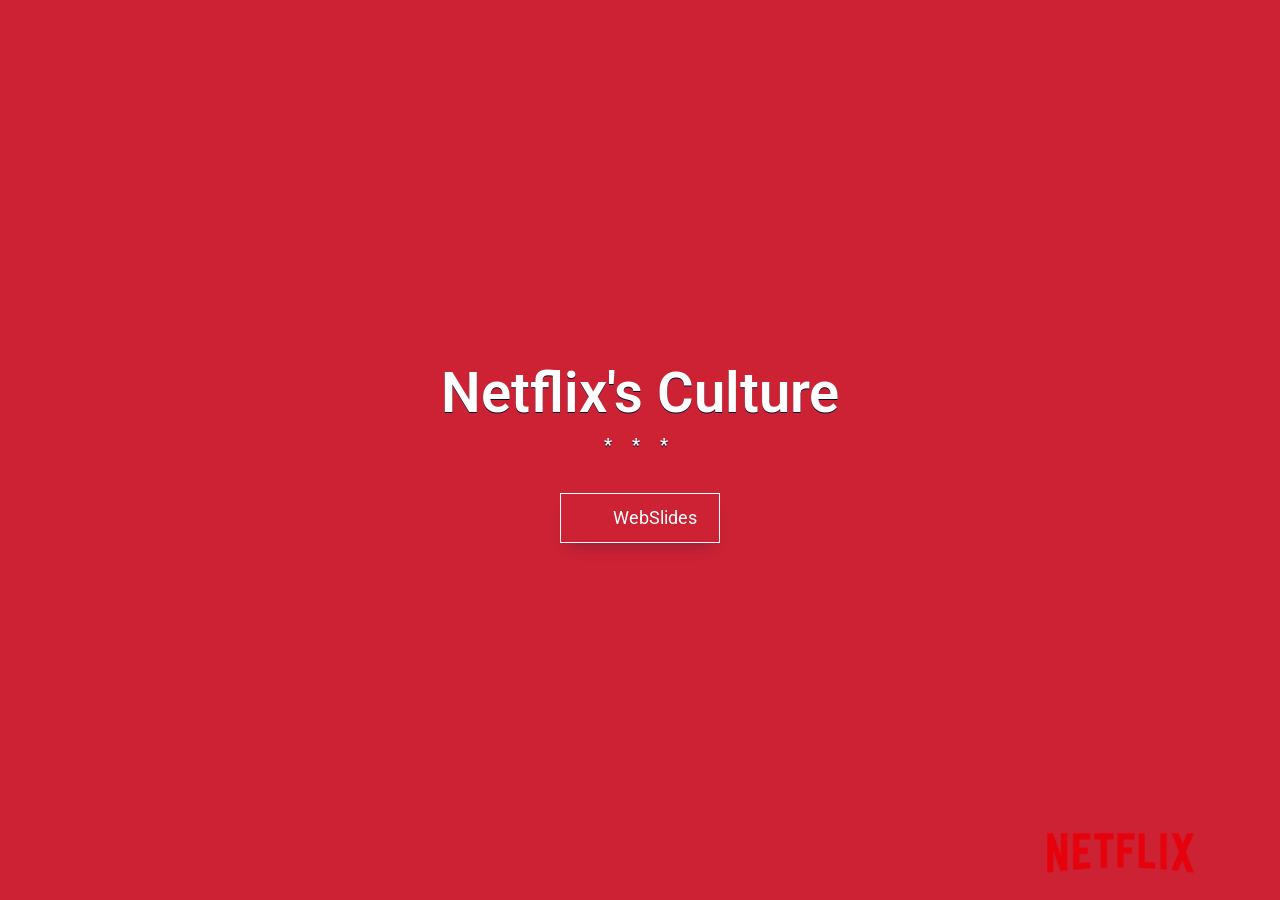
<file: webslides-latest/demos/netflix-culture.html>
<!doctype html>
<html lang="en" prefix="og: http://ogp.me/ns#">
  <head>
    <meta charset="utf-8">
    <meta name="viewport" content="width=device-width, initial-scale=1">

    <!-- CLEAN MARKUP = GOOD KARMA.
      Hi source code lover,

      you're a curious person and a fast learner ;)
      Let's make something beautiful together. Contribute on Github:
      https://github.com/webslides/webslides

      Thanks!
    -->

    <!-- SEO -->
    <title>Netflix's Culture &middot; WebSlides</title>
    <meta name="description" content="Patty McCord wrote the document called 'Netflix Culture: Freedom & Responsibility'.It's one of the most important documents ever to come out of Silicon Valley.">

    <!-- URL CANONICAL -->
    <!-- <link rel="canonical" href="http://your-url.com/permalink"> -->

    <!-- Google Fonts -->
    <link href="https://fonts.googleapis.com/css?family=Roboto:100,100i,300,300i,400,400i,700,700i%7CMaitree:200,300,400,600,700&amp;subset=latin-ext" rel="stylesheet">

    <!-- CSS Base -->
    <link rel="stylesheet" type='text/css' media='all' href="../static/css/webslides.css">

    <!-- Optional - CSS SVG Icons (Font Awesome) -->
    <link rel="stylesheet" type="text/css" media="all" href="../static/css/svg-icons.css">

    <!-- SOCIAL CARDS (ADD YOUR INFO) -->

    <!-- FACEBOOK -->
    <!-- EDIT -->
    <meta property="og:url" content="http://your-url.com/permalink">

    <!-- EDIT -->
    <meta property="og:type" content="article">
    <meta property="og:title" content="WebSlides: Netflix's Culture" />
    <meta property="og:description" content="Patty McCord created Netflix's culture. This is a homage.">

    <!-- EDIT -->
    <meta property="og:updated_time" content="2017-04-16T16:24:56">
    <!-- EDIT -->
    <meta property="og:image" content="../static/images/share-webslides.jpg" >
    <!-- EDIT -->
    <meta property="og:image:width" content="800">
    <meta property="og:image:height" content="429">

    <!-- TWITTER -->
    <meta name="twitter:card" content="summary_large_image">
    <meta name="twitter:site" content="@webslides">

    <!-- EDIT -->
    <meta name="twitter:creator" content="@jlantunez">
    <!-- EDIT -->
    <meta name="twitter:title" content="WebSlides: Netflix's Culture">
    <!-- EDIT -->
    <meta name="twitter:description" content="Patty McCord created Netflix's culture. This is a homage.">
    <!-- EDIT -->
    <meta name="twitter:image" content="../static/images/share-webslides.jpg">

    <!-- EDIT -->

    <!-- FAVICONS -->
    <link rel="shortcut icon" sizes="16x16" href="../static/images/favicons/favicon.png">
    <link rel="shortcut icon" sizes="32x32" href="../static/images/favicons/favicon-32.png">
    <link rel="apple-touch-icon icon" sizes="76x76" href="../static/images/favicons/favicon-76.png">
    <link rel="apple-touch-icon icon" sizes="120x120" href="../static/images/favicons/favicon-120.png">
    <link rel="apple-touch-icon icon" sizes="152x152" href="../static/images/favicons/favicon-152.png">
    <link rel="apple-touch-icon icon" sizes="180x180" href="../static/images/favicons/favicon-180.png">
    <link rel="apple-touch-icon icon" sizes="192x192" href="../static/images/favicons/favicon-192.png">

    <!-- Android -->
    <meta name="mobile-web-app-capable" content="yes">
    <meta name="theme-color" content="#333333">
  </head>

  <body>
    <header role="banner">
      <nav role="navigation">
        <p class="logo"><a href="../index.html" title="WebSlides">WebSlides</a></p>
        <ul>
          <li class="github">
            <a rel="external" href="https://github.com/webslides/webslides" title="Github">
              <svg class="fa-github">
                <use xlink:href="#fa-github"></use>
              </svg>
              <em>WebSlides</em>
            </a>
          </li>
          <li class="twitter">
            <a rel="external" href="https://twitter.com/webslides" title="Twitter">
              <svg class="fa-twitter">
                <use xlink:href="#fa-twitter"></use>
              </svg>
              <em>@WebSlides</em>
            </a>
          </li>
          <!--  <li class="dribbble"><a rel="external" href="http://dribbble.com/webslides" title="Dribbble"><svg class="fa-dribbble"><use xlink:href="#fa-dribbble"></use></svg> <em>webslides</em></a></li> -->
        </ul>
      </nav>
    </header>

    <main role="main">
      <article id="webslides">

        <!-- Quick Guide
          - Each parent <section> in the <article id="webslides"> element is an individual slide.
          - Vertical sliding = <article id="webslides" class="vertical">
          - <div class="wrap"> = container 90% / <div class="wrap size-50"> = 45%;
        -->

        <section class="bg-red">
          <span class="background dark" style="background-image:url('https://source.unsplash.com/R1J6Z1cnJZc/1600x800')"></span>
          <!--.wrap = container (width: 90%) -->
          <div class="wrap aligncenter">
            <h1>
              <strong>Netflix's Culture</strong>
            </h1>
            <p class="text-symbols">* * * </p>
            <p><a class="button ghost" href="https://webslides.tv/webslides-latest.zip" title="Download WebSlides for free">
              <svg class="fa-cloud-download">
                <use xlink:href="#fa-cloud-download"></use>
              </svg> WebSlides</a>
            </p>
          </div>
          <!-- .end .wrap -->
        </section>
        <section>
          <div class="wrap size-50 bg-white">
            <h2>
              <svg class="fa-info-circle large">
                <use xlink:href="#fa-info-circle"></use>
              </svg>
              <strong>A bit of context</strong>
            </h2>
            <hr>
            <p><a href="http://firstround.com/review/The-woman-behind-the-Netflix-Culture-doc/">Patty McCord</a> created <a href="https://jobs.netflix.com/life-at-netflix">Netflix's culture</a>. She wrote the document called <strong>"Netflix Culture: Freedom & Responsibility."</strong> (2009). So far, it's been shared over 16 million times on <a href="https://www.slideshare.net/reed2001/culture-1798664">Slideshare</a> and has been called "the most important document ever to come out of the Valley" by Sheryl Sandberg.</p>
          </div>
          <!-- .end .wrap -->
        </section>
        <section>
          <!--.wrap = container (width: 90%) -->
          <div class="wrap">
            <div class="grid vertical-align">
              <div class="column">
                <h3><strong>We seek excellence</strong></h3>
              </div>
              <div class="column">
                <p class="text-intro">We value candor, transparency, and courage. <strong>We embrace context and avoid control</strong>, seeking insight and understanding to make sound decisions.
                </p>
              </div>
            </div>
          </div>
          <!-- .end .wrap -->
        </section>
        <section class="bg-red">
          <span class="background" style="background-image:url('https://source.unsplash.com/BYYu5nvQoUM/1600x800')"></span>
          <!--.wrap = container (width: 90%) -->
          <div class="wrap aligncenter fadeInUp">
            <h3><strong>Diversity & Inclusiveness</strong></h3>
          </div>
          <!-- .end .wrap -->
        </section>
        <section>
          <!--.wrap = container (width: 90%) -->
          <div class="wrap size-50">
            <h2><strong>7 Aspects</strong> of our Culture</h2>
            <hr>
            <ol class="text-cols">
              <li><strong>Values are what we Value</strong></li>
              <li>High Performance</li>
              <li>Freedom & Responsibility</li>
              <li>Context, not Control</li>
              <li>Highly Alined, Loosely Coupled</li>
              <li>Pay Top of Market</li>
              <li>Promotions & Development</li>
            </ol>
          </div>
          <!-- .end .wrap -->
        </section>
        <section>
          <!--.wrap = container (width: 90%) -->
          <div class="wrap size-50 bg-white">
            <h3><strong>1/7 Values are what we value</strong></h3>
            <p class="text-intro">Make your values mean something.</p>
            <hr>
            <p>Many companies have nice sounding value statements displayed in the lobby. Enron, whose leaders went to jail, and which went <strong>bankrupt from <a href="https://www.youtube.com/watch?v=jrEf8uabe7E">fraud</a></strong> had these values displayed in their lobby: <strong>integrity, communication, respect, and excellence</strong>.</p>
          </div>
          <!-- .end .wrap -->
        </section>
        <section>
          <!--.wrap = container (width: 90%) -->
          <div class="wrap size-50">
            <h2><strong>9 Behaviors</strong></h2>
            <p class="text-intro">At Netflix, we particularly value the following nine behaviors and skills. We hire and promote people who demonstrate these nine.</p>
            <hr>
            <ol class="text-cols">
              <li>Judgment</li>
              <li>Communication</li>
              <li>Impact</li>
              <li>Curiosity</li>
              <li>Innovation</li>
              <li>Courage</li>
              <li>Passion</li>
              <li>Honesty</li>
              <li>Selflessness</li>
            </ol>
          </div>
          <!-- .end .wrap -->
        </section>
        <section>
          <!--.wrap = container (width: 90%) -->
          <div class="wrap size-50">
            <h2><strong>7 Aspects</strong> of our Culture</h2>
            <hr>
            <ol class="text-cols">
              <li><strong>Values are what we Value</strong></li>
              <li><strong>High Performance</strong></li>
              <li>Freedom & Responsibility</li>
              <li>Context, not Control</li>
              <li>Highly Alined, Loosely Coupled</li>
              <li>Pay Top of Market</li>
              <li>Promotions & Development</li>
            </ol>
          </div>
          <!-- .end .wrap -->
        </section>
        <section class="bg-black">
          <span class="background dark" style="background-image:url('https://source.unsplash.com/8lUTnkZXZSA/1600x800')"></span>
          <div class="wrap">
            <h3><strong>2/7 High Performance</strong></h3>
            <ul class="flexblock features">
              <li>
                <div>
                  <h2>
                    <svg class="fa-users">
                      <use xlink:href="#fa-users"></use>
                    </svg>
                    We're a team
                  </h2>
                  not a family.
                </div>
              </li>
              <li>
                <div>
                  <h2>
                    <svg class="fa-trophy">
                      <use xlink:href="#fa-trophy"></use>
                    </svg>
                    We're a pro sports team
                  </h2>
                  not a kid's recreational team.
                </div>
              </li>
              <li>
                <div>
                  <h2>
                    <svg class="fa-star">
                      <use xlink:href="#fa-star"></use>
                    </svg>
                    We have stars
                  </h2>
                  in every position.
                </div>
              </li>
            </ul>
          </div>
          <!-- .end .wrap -->
        </section>
        <section>
          <span class="background" style="background-image:url('https://source.unsplash.com/M-H70CDJnDI/1600x800')"></span>
          <div class="wrap size-60 bg-trans-dark">
            <h4><strong>Why are we so manic on high performance?</strong></h4>
            <p class="text-intro">In procedural work, the best are 2x better than the average.</p>
            <hr>
            <p class="text-intro">In creative work, the best are 10x better than the average, so huge premium on creating effective teams of the best.</p>
          </div>
          <!-- .end .wrap -->
        </section>
        <section class="bg-black">
          <span class="background" style="background-image:url('https://source.unsplash.com/26qZsuRwm0c/1600x800')"></span>
          <div class="wrap aligncenter">
            <h2><strong>Content that people love</strong></h2>
          </div>
          <!-- .end .wrap -->
        </section>
        <section class="fullscreen">
          <div class="embed">
            <video autoplay loop poster="https://webslides.tv/static/images/netflix.jpg">
              <source src="https://webslides.tv/static/videos/netflix.mp4" type="video/mp4">
            </video>
          </div>
          <!-- .end .embed -->
        </section>
        <section>
          <div class="wrap size-50">
            <h3><strong>3/7 Freedom & Responsibility</strong></h3>
            <p class="text-intro">Most companies have complex policies around what you can expense, how you travel, what gifts you can accept, etc.</p>
            <hr>
            <p class="text-intro"><strong>Netflix's Policy</strong>: "Act in Netflix's best interest" (5 words long).</p>
          </div>
          <!-- .end .wrap -->
        </section>
        <section>
          <div class="wrap">
            <h3><strong>"Act in Netflix's best interest"</strong> generally means...</h3>
            <ul class="flexblock border">
            <li>
              Expense only what you would otherwise not spend.
            </li>
            <li>
              Travel as you would if it were your own money.
            </li>
            <li>
              What gifts you can accept?
              Disclose non-trivial vendor gifts.
            </li>
            <li>
              Take from Netflix only when it is inefficient to not take (calls...)
            </li>
            </ul>
          </div>
          <!-- .end .wrap -->
        </section>
        <section>
          <div class="wrap size-50 bg-white">
            <h4><strong>Summary of Freedom & Responsibility</strong></h4>
            <hr>
            <ol>
              <li>As we grow, minimize rules.</li>
              <li>Inhibit chaos with ever more high performance people.</li>
              <li><strong>Flexibility is more important than efficiency</strong> in the long term.</li>
            </ol>
          </div>
          <!-- .end .wrap -->
        </section>
        <section>
          <div class="wrap">
            <div class="grid">
              <div class="column">
                <p class="text-context">
                  This is a homage.
                </p>
                <p class="text-intro"><a href="http://firstround.com/review/The-woman-behind-the-Netflix-Culture-doc/">Patty McCord</a> wrote <strong>"Netflix Culture: Freedom & Responsibility"</strong>. Go to <a href="https://www.slideshare.net/reed2001/culture-1798664">Slideshare</a> to read the whole document.</p>
              </div>
              <div class="column">
               <div>
                <div class="embed">
                  <iframe width="560" height="315" src="https://www.youtube.com/embed/uvG0aCbuG60?rel=0&amp;controls=0"  allowfullscreen></iframe>
                </div>
                <!-- normalize flexbox -->
               </div>
               <!-- end .embed -->
              </div>
              <!-- end .column -->
            </div>
            <!-- end .grid -->
          </div>
          <!-- .end .wrap -->
        </section>

      </article>
    </main>
    <!--main-->

    <footer>
      <div class="wrap">
        <p>
          <span class="alignright"><a href="http://netflix.com" title="Netflix"><img src="../static/images/logos/netflix.svg" alt="Netflix"></a></span>
        </p>
      </div>
    </footer>

    <!-- Required -->
    <script src="../static/js/webslides.js"></script>
    <script>
      window.ws = new WebSlides();
    </script> <!-- Autoslide? window.ws = new WebSlides({ autoslide: 8000 }); -->

    <!-- OPTIONAL - svg-icons.js (fontastic.me - Font Awesome as svg icons) -->
    <script defer src="../static/js/svg-icons.js"></script>

  </body>
</html>
</file>
<file: Setor Operacional - POP - Apresentação - 2026-11-09/assets/css/deck.css>
/* ==========================================================================
   PLANEJAMENTO TRIMESTRAL · NOV 2026 — JAN 2027
   Tema visual do deck (sobre WebSlides 1.5.0)
   ========================================================================== */

/* --------------------------------------------------------------------------
   1. TOKENS
   -------------------------------------------------------------------------- */
:root {
  --ink: #0F172A;
  --ink-2: #1E293B;
  --paper: #F8FAFC;
  --white: #FFFFFF;

  /* Paleta oficial InnovEdu */
  --brand: #6B25D6;
  --brand-2: #6428D4;
  --brand-dark: #5218B8;
  --brand-light: #F3EBFF;
  --brand-soft: rgba(107, 37, 214, .10);

  --magenta: #FF3B9E;
  --magenta-2: #FF2A85;
  --magenta-dark: #C81E72;
  --lilac: #A755F7;
  --coral-brand: #F87185;
  --coral-brand-2: #F45170;
  --purple-deep: #4C1BAE;

  /* Tokens funcionais remapeados para a paleta da marca */
  --teal: #FF3B9E;
  --teal-dark: #C81E72;
  --teal-soft: rgba(255, 59, 158, .10);

  --amber: #F87185;
  --amber-dark: #C5304A;
  --amber-soft: rgba(248, 113, 133, .14);

  --blue: #A755F7;
  --blue-dark: #7C3AED;
  --blue-soft: rgba(167, 85, 247, .12);

  --coral: #E11D48;
  --coral-dark: #BE123C;
  --coral-soft: rgba(225, 29, 72, .10);

  --muted: #475569;
  --muted-2: #94A3B8;
  --line: #E2E8F0;
  --line-strong: #CBD5E1;

  --dark-bg: #2A0F63;
  --dark-muted: #CDBFE6;

  --shadow: 0 1px 2px rgba(15, 23, 42, .04), 0 14px 34px rgba(15, 23, 42, .05);
  --shadow-hover: 0 2px 4px rgba(15, 23, 42, .05), 0 20px 44px rgba(15, 23, 42, .09);

  --radius: 16px;
  --radius-sm: 12px;

  --font-head: 'Poppins', 'Segoe UI', sans-serif;
  --font-body: 'Inter', 'Segoe UI', sans-serif;
}

/* --------------------------------------------------------------------------
   2. BASE / WEBSLIDES OVERRIDES
   -------------------------------------------------------------------------- */
html {
  font-size: 62.5%;
}

body {
  background: var(--paper);
  color: var(--ink);
  font-family: var(--font-body);
  font-weight: 400;
  -webkit-font-smoothing: antialiased;
  -moz-osx-font-smoothing: grayscale;
}

h1, h2, h3, h4, h5, h6 {
  font-family: var(--font-head);
  font-weight: 700;
  letter-spacing: -.025em;
  color: inherit;
}

p, li, dt, dd, time {
  font-weight: 400;
}

a {
  color: var(--brand);
}

button {
  font-family: var(--font-body);
}

/* Esconde a navegação nativa do WebSlides: usamos controles próprios. */
#navigation {
  display: none !important;
}

/* Cada section é um slide. */
#webslides > section {
  justify-content: flex-start;
  padding: 11rem 4.8rem 9rem;
  overflow: hidden;
}

#webslides .wrap {
  width: 100%;
  max-width: 1180px;
  margin: 0 auto;
  position: relative;
  z-index: 2;
}

#webslides > .slide--cover {
  justify-content: center;
  padding: 0;
}

/* Ícones em linha (sprite próprio). */
.svg-sprite {
  position: absolute;
  width: 0;
  height: 0;
  overflow: hidden;
}

.icon {
  width: 2.2rem;
  height: 2.2rem;
  display: inline-block;
  flex: 0 0 auto;
  fill: none;
  stroke: currentColor;
  stroke-width: 1.8;
  stroke-linecap: round;
  stroke-linejoin: round;
  vertical-align: middle;
}

/* --------------------------------------------------------------------------
   3. CHROME FIXO
   -------------------------------------------------------------------------- */
.deck-header {
  position: fixed;
  top: 0;
  left: 0;
  right: 0;
  z-index: 40;
  display: flex;
  align-items: center;
  justify-content: space-between;
  gap: 2rem;
  padding: 2.2rem 4.8rem;
  color: var(--ink);
  pointer-events: none;
  transition: color .3s ease, opacity .3s ease, visibility .3s ease;
}

.deck-brand {
  display: flex;
  align-items: center;
  gap: 1.2rem;
  min-width: 0;
}

.deck-brand-mark {
  display: inline-flex;
  align-items: center;
  font-family: var(--font-head);
  font-size: 1.7rem;
  font-weight: 800;
  letter-spacing: .16em;
  line-height: 1;
  white-space: nowrap;
}

.deck-brand-sep {
  width: 1px;
  height: 2rem;
  background: currentColor;
  opacity: .18;
}

.deck-brand-text {
  font-size: 1rem;
  font-weight: 500;
  letter-spacing: .10em;
  text-transform: uppercase;
  opacity: .55;
  white-space: nowrap;
}

.deck-period {
  font-size: 1rem;
  font-weight: 500;
  letter-spacing: .14em;
  text-transform: uppercase;
  opacity: .50;
  white-space: nowrap;
}

.deck-footer {
  position: fixed;
  left: 0;
  right: 0;
  bottom: 0;
  z-index: 40;
  display: flex;
  align-items: center;
  justify-content: space-between;
  gap: 2rem;
  padding: 1.4rem 4.8rem 1.8rem;
  color: var(--ink);
  pointer-events: none;
  transition: color .3s ease, opacity .3s ease, visibility .3s ease;
}

.deck-footer-note {
  font-size: 1rem;
  font-weight: 500;
  letter-spacing: .04em;
  opacity: .50;
}

.deck-controls {
  display: flex;
  align-items: center;
  gap: .5rem;
  pointer-events: auto;
}

.deck-btn {
  width: 3.4rem;
  height: 3.4rem;
  display: grid;
  place-items: center;
  border: 1px solid rgba(15, 23, 42, .14);
  border-radius: 50%;
  background: rgba(255, 255, 255, .62);
  color: inherit;
  cursor: pointer;
  -webkit-backdrop-filter: blur(10px);
  backdrop-filter: blur(10px);
  transition: background .2s ease, color .2s ease, border-color .2s ease, transform .2s ease;
}

.deck-btn:hover {
  background: var(--brand);
  border-color: var(--brand);
  color: #fff;
  transform: translateY(-1px);
}

.deck-btn .icon {
  width: 1.6rem;
  height: 1.6rem;
}

.deck-btn--nav {
  background: transparent;
}

.deck-sep {
  width: 1px;
  height: 2rem;
  margin: 0 .4rem;
  background: currentColor;
  opacity: .15;
}

.deck-count {
  min-width: 6.4rem;
  text-align: center;
  font-family: var(--font-head);
  font-size: 1.15rem;
  font-weight: 500;
  letter-spacing: .10em;
  line-height: 1;
}

.deck-count #deck-current {
  font-weight: 700;
}

.deck-count .sep {
  margin: 0 .35rem;
  opacity: .30;
}

.deck-count #deck-total {
  opacity: .45;
}

.deck-progress {
  position: fixed;
  left: 0;
  right: 0;
  bottom: 0;
  z-index: 45;
  height: 3px;
  background: rgba(15, 23, 42, .08);
  transition: opacity .3s ease;
}

#deck-progress-bar {
  display: block;
  width: 0;
  height: 100%;
  background: linear-gradient(90deg, var(--lilac) 0%, var(--magenta) 55%, var(--coral-brand-2) 100%);
  transition: width .45s cubic-bezier(.2, .8, .2, 1);
}

/* Tema escuro no chrome */
body.theme-dark .deck-header,
body.theme-dark .deck-footer {
  color: #F8FAFC;
}

body.theme-dark .deck-btn {
  background: rgba(255, 255, 255, .06);
  border-color: rgba(255, 255, 255, .18);
}

body.theme-dark .deck-btn:hover {
  background: var(--brand);
  border-color: var(--brand);
  color: #fff;
}

body.theme-dark .deck-progress {
  background: rgba(255, 255, 255, .12);
}

/* Capa: chrome oculto */
body.is-cover .deck-header,
body.is-cover .deck-footer,
body.is-cover .deck-progress {
  opacity: 0;
  visibility: hidden;
  pointer-events: none;
}

/* --------------------------------------------------------------------------
   4. SLIDES / FUNDOS
   -------------------------------------------------------------------------- */
.slide {
  position: relative;
}

.slide--paper {
  background: var(--paper);
  color: var(--ink);
}

.slide--white {
  background: var(--white);
  color: var(--ink);
}

.slide--paper::before,
.slide--white::before {
  content: '';
  position: absolute;
  inset: 0;
  z-index: 0;
  pointer-events: none;
  background-image: radial-gradient(rgba(15, 23, 42, .07) 1px, transparent 1px);
  background-size: 28px 28px;
  opacity: .32;
  -webkit-mask-image: linear-gradient(135deg, rgba(0, 0, 0, .8) 0%, transparent 52%);
  mask-image: linear-gradient(135deg, rgba(0, 0, 0, .8) 0%, transparent 52%);
}

.slide--dark {
  background: var(--dark-bg);
  color: #F8FAFC;

  --ink: #F8FAFC;
  --ink-2: #E2E8F0;
  --muted: #A5B4C8;
  --muted-2: #B9A8D9;
  --line: rgba(255, 255, 255, .12);
  --line-strong: rgba(255, 255, 255, .20);
  --paper: rgba(255, 255, 255, .06);
  --white: rgba(255, 255, 255, .08);
}

.slide--dark::before {
  content: '';
  position: absolute;
  inset: 0;
  z-index: 0;
  pointer-events: none;
  background: radial-gradient(circle at 82% 0%, rgba(255, 59, 158, .16) 0%, transparent 48%);
}

/* --------------------------------------------------------------------------
   5. CAPA
   -------------------------------------------------------------------------- */
.slide--cover {
  background:
    radial-gradient(circle at 82% 8%, rgba(255, 59, 158, .20) 0%, transparent 40%),
    radial-gradient(circle at 10% 92%, rgba(167, 85, 247, .28) 0%, transparent 46%),
    linear-gradient(145deg, #6B25D6 0%, #6428D4 55%, #4C1BAE 100%);
  color: #FFFFFF;
  overflow: hidden;
}

.slide--cover::before {
  background: radial-gradient(circle at 82% 0%, rgba(255, 59, 158, .18) 0%, transparent 48%);
}

.cover-glow {
  position: absolute;
  top: -28%;
  right: -12%;
  z-index: 0;
  width: 72vw;
  height: 72vw;
  max-width: 940px;
  max-height: 940px;
  border-radius: 50%;
  background:
    radial-gradient(circle at 50% 50%, rgba(255, 59, 158, .28) 0%, rgba(255, 59, 158, 0) 60%),
    radial-gradient(circle at 20% 80%, rgba(167, 85, 247, .32) 0%, rgba(167, 85, 247, 0) 62%);
  -webkit-filter: blur(30px);
  filter: blur(30px);
  pointer-events: none;
}

.cover-grid {
  position: absolute;
  inset: 0;
  z-index: 0;
  pointer-events: none;
  background-image:
    linear-gradient(rgba(255, 255, 255, .045) 1px, transparent 1px),
    linear-gradient(90deg, rgba(255, 255, 255, .045) 1px, transparent 1px);
  background-size: 80px 80px;
  opacity: .9;
  -webkit-mask-image: radial-gradient(circle at 70% 30%, #000 0%, transparent 70%);
  mask-image: radial-gradient(circle at 70% 30%, #000 0%, transparent 70%);
}

.cover-watermark {
  position: absolute;
  right: 2rem;
  bottom: 3rem;
  z-index: 1;
  font-family: var(--font-head);
  font-size: clamp(14rem, 26vw, 32rem);
  font-weight: 800;
  line-height: .8;
  letter-spacing: -.08em;
  color: transparent;
  -webkit-text-stroke: 1px rgba(255, 255, 255, .07);
  pointer-events: none;
  user-select: none;
}

#webslides .cover-wrap {
  position: relative;
  z-index: 2;
  width: 100%;
  max-width: 1320px;
  min-height: 100vh;
  margin: 0 auto;
  padding: 4.8rem 6rem;
  display: flex;
  flex-direction: column;
  justify-content: space-between;
}

.cover-top {
  display: flex;
  align-items: center;
  justify-content: space-between;
  gap: 2rem;
}

.cover-brand {
  display: flex;
  align-items: center;
  gap: 1.4rem;
}

.cover-brand-mark {
  display: inline-flex;
  align-items: center;
  font-family: var(--font-head);
  font-size: 2rem;
  font-weight: 800;
  letter-spacing: .18em;
  line-height: 1;
}

.cover-brand-sub {
  padding-left: 1.4rem;
  border-left: 1px solid rgba(255, 255, 255, .28);
  font-size: 1rem;
  font-weight: 500;
  letter-spacing: .14em;
  text-transform: uppercase;
  color: rgba(255, 255, 255, .72);
}

.cover-year {
  font-size: 1rem;
  font-weight: 500;
  letter-spacing: .16em;
  text-transform: uppercase;
  color: rgba(255, 255, 255, .66);
  white-space: nowrap;
}

.cover-main {
  max-width: 1040px;
  padding: 6rem 0;
}

.cover-eyebrow {
  display: flex;
  align-items: center;
  gap: 1rem;
  margin: 0 0 2rem;
  font-size: 1.1rem;
  font-weight: 600;
  letter-spacing: .18em;
  text-transform: uppercase;
  color: #FFC2D6;
}

.cover-eyebrow::before {
  content: '';
  width: 3.2rem;
  height: 2px;
  background: linear-gradient(90deg, var(--lilac) 0%, var(--magenta) 100%);
}

.cover-main h1 {
  margin: 0 0 2.4rem;
  font-size: clamp(5.2rem, 8.4vw, 9.8rem);
  font-weight: 800;
  line-height: .92;
  letter-spacing: -.055em;
  color: #fff;
}

.grad-text {
  font-family: var(--font-head);
  font-style: normal;
  background: linear-gradient(90deg, #FFFFFF 0%, #FFD1DC 55%, #FF8FBE 100%);
  -webkit-background-clip: text;
  background-clip: text;
  color: transparent;
}

.cover-period {
  margin: 0 0 1.2rem;
  font-family: var(--font-head);
  font-size: clamp(1.6rem, 2vw, 2.4rem);
  font-weight: 400;
  line-height: 1.4;
  color: rgba(255, 255, 255, .92);
}

.cover-period .sep {
  margin: 0 .7rem;
  color: #FFB3C0;
}

.cover-desc {
  max-width: 580px;
  margin: 0 0 3rem;
  font-size: 1.35rem;
  line-height: 1.65;
  color: rgba(255, 255, 255, .72);
}

.cover-bottom {
  display: flex;
  align-items: flex-end;
  justify-content: space-between;
  gap: 2rem;
}

.cover-meta {
  display: flex;
  gap: 3.2rem;
  font-size: 1.05rem;
  line-height: 1.5;
  color: rgba(255, 255, 255, .64);
}

.cover-meta strong {
  display: block;
  margin-bottom: .2rem;
  font-size: 1rem;
  font-weight: 600;
  letter-spacing: .10em;
  text-transform: uppercase;
  color: #FFFFFF;
}

.cover-hint {
  display: flex;
  align-items: center;
  gap: .6rem;
  font-size: 1rem;
  color: rgba(255, 255, 255, .64);
  white-space: nowrap;
}

.hint-sep {
  width: 1px;
  height: 1.6rem;
  margin: 0 .6rem;
  background: rgba(255, 255, 255, .22);
}

kbd {
  display: inline-grid;
  place-items: center;
  min-width: 2.4rem;
  height: 2.4rem;
  padding: 0 .5rem;
  border: 1px solid rgba(255, 255, 255, .28);
  border-radius: .5rem;
  background: rgba(255, 255, 255, .10);
  font-family: var(--font-body);
  font-size: .95rem;
  font-weight: 500;
  color: #FFFFFF;
}

/* --------------------------------------------------------------------------
   6. BOTÕES
   -------------------------------------------------------------------------- */
.btn {
  display: inline-flex;
  align-items: center;
  justify-content: center;
  gap: .8rem;
  padding: 1.2rem 1.8rem;
  border: 0;
  border-radius: 999px;
  font-family: var(--font-body);
  font-size: 1.2rem;
  font-weight: 600;
  line-height: 1;
  cursor: pointer;
  transition: background .2s ease, transform .2s ease, box-shadow .2s ease;
}

.btn .icon {
  width: 1.8rem;
  height: 1.8rem;
}

.btn--brand {
  background: var(--brand);
  color: #fff;
  box-shadow: 0 10px 26px rgba(107, 37, 214, .28);
}

.btn--brand:hover {
  background: var(--brand-dark);
  color: #fff;
  transform: translateY(-1px);
}

.btn--ghost {
  background: transparent;
  border: 1px solid rgba(255, 255, 255, .24);
  color: #fff;
}

.btn--ghost:hover {
  background: rgba(255, 255, 255, .10);
  color: #fff;
  transform: translateY(-1px);
}

.cover-cta {
  margin-top: .4rem;
  background: #FFFFFF;
  color: var(--brand-dark);
  box-shadow: 0 14px 34px rgba(45, 10, 90, .28);
}

.cover-cta:hover {
  background: #FFE3F0;
  color: var(--brand-dark);
}

.cover-cta .icon {
  color: var(--magenta);
}

/* --------------------------------------------------------------------------
   7. CABEÇALHO DE SLIDE / TIPOGRAFIA
   -------------------------------------------------------------------------- */
.slide-head {
  position: relative;
  z-index: 2;
  margin-bottom: 3.2rem;
}

/* Calendar slides: tighter head spacing */
.month-nov .slide-head,
.month-dec .slide-head,
.month-jan .slide-head {
  margin-bottom: 2rem;
}

.month-nov .slide-head .lead,
.month-dec .slide-head .lead,
.month-jan .slide-head .lead {
  font-size: 1.35rem;
  line-height: 1.55;
}

/* POP slides: tighter head spacing */
.month-nov + .slide--paper .slide-head,
.slide--paper[data-section="Módulo 2 · POP"] .slide-head {
  margin-bottom: 2.4rem;
}

.slide--paper[data-section="Módulo 2 · POP"] .slide-head .lead {
  font-size: 1.3rem;
  line-height: 1.5;
}

.kicker {
  display: flex;
  align-items: center;
  gap: .8rem;
  margin: 0 0 1.3rem;
  font-size: 1.05rem;
  font-weight: 700;
  letter-spacing: .16em;
  text-transform: uppercase;
  color: var(--brand-dark);
}

.kicker::before {
  content: '';
  width: 2.4rem;
  height: 2px;
  background: currentColor;
}

.slide-head h2 {
  max-width: 1000px;
  margin: 0 0 1.4rem;
  font-size: clamp(3.2rem, 4.2vw, 4.6rem);
  font-weight: 700;
  line-height: 1.08;
  letter-spacing: -.035em;
  color: var(--ink);
}

.slide-head .lead {
  max-width: 840px;
  margin: 0;
  font-size: 1.55rem;
  line-height: 1.65;
  color: var(--muted);
}

.head-row {
  display: flex;
  align-items: flex-start;
  justify-content: space-between;
  gap: 2.4rem;
}

.head-row > div {
  min-width: 0;
}

.head-row .pill {
  margin-top: .4rem;
}

.hl {
  color: var(--brand-dark);
  background: linear-gradient(transparent 68%, rgba(255, 59, 158, .16) 68%);
}

/* --------------------------------------------------------------------------
   8. GRIDS / CARDS
   -------------------------------------------------------------------------- */
.cols-2,
.cols-3,
.cols-4 {
  display: grid;
  gap: 1.6rem;
  align-items: stretch;
}

.cols-2 { grid-template-columns: repeat(2, minmax(0, 1fr)); }
.cols-3 { grid-template-columns: repeat(3, minmax(0, 1fr)); }
.cols-4 { grid-template-columns: repeat(4, minmax(0, 1fr)); }

.card {
  position: relative;
  padding: 2.2rem;
  border: 1px solid var(--line);
  border-radius: var(--radius);
  background: var(--white);
  box-shadow: var(--shadow);
  transition: transform .2s ease, box-shadow .2s ease, border-color .2s ease;
}

.card:hover {
  transform: translateY(-2px);
  border-color: var(--line-strong);
  box-shadow: var(--shadow-hover);
}

.slide--dark .card {
  background: rgba(255, 255, 255, .055);
  border-color: rgba(255, 255, 255, .12);
  box-shadow: none;
}

.slide--dark .card:hover {
  background: rgba(255, 255, 255, .075);
  border-color: rgba(255, 255, 255, .20);
  box-shadow: none;
}

.card h3 {
  margin: 0 0 .6rem;
  font-size: 1.8rem;
  font-weight: 700;
  line-height: 1.25;
  letter-spacing: -.02em;
  color: var(--ink);
}

.card p {
  margin: 0;
  font-size: 1.2rem;
  line-height: 1.55;
  color: var(--muted);
}

.card-label {
  margin: 0 0 1.4rem;
  font-size: .95rem;
  font-weight: 700;
  letter-spacing: .16em;
  text-transform: uppercase;
  color: var(--muted-2);
}

.card-label--teal { color: var(--teal-dark); }
.card-label--amber { color: var(--amber-dark); }

/* Ícone em caixa */
.icon-box {
  width: 4.4rem;
  height: 4.4rem;
  display: inline-grid;
  place-items: center;
  border-radius: 12px;
  background: var(--brand-soft);
  color: var(--brand-dark);
}

.icon-box .icon {
  width: 2.2rem;
  height: 2.2rem;
}

.icon-box--brand { background: var(--brand-soft); color: var(--brand-dark); }
.icon-box--teal { background: var(--teal-soft); color: var(--teal-dark); }
.icon-box--amber { background: var(--amber-soft); color: var(--amber-dark); }
.icon-box--coral { background: var(--coral-soft); color: var(--coral-dark); }

/* Pills */
.pill {
  display: inline-flex;
  align-items: center;
  gap: .4rem;
  padding: .42rem .75rem;
  border-radius: 999px;
  font-size: .92rem;
  font-weight: 700;
  letter-spacing: .07em;
  line-height: 1.2;
  text-transform: uppercase;
  white-space: nowrap;
}

.pill--brand { background: var(--brand-light); color: var(--brand-dark); }
.pill--teal { background: var(--teal-soft); color: var(--teal-dark); }
.pill--amber { background: var(--amber-soft); color: var(--amber-dark); }
.pill--blue { background: var(--blue-soft); color: var(--blue-dark); }
.pill--gray { background: #EEF2F7; color: #64748B; }
.pill--red { background: var(--coral-soft); color: var(--coral-dark); }
.pill--draft {
  background: transparent;
  border: 1px dashed var(--line-strong);
  color: var(--muted-2);
}

.slide--dark .pill--gray {
  background: rgba(255, 255, 255, .08);
  color: #A5B4C8;
}

/* --------------------------------------------------------------------------
   9. LISTAS
   -------------------------------------------------------------------------- */
.check-list {
  display: flex;
  flex-direction: column;
  gap: 1.2rem;
  margin: 0;
  padding: 0;
  list-style: none;
}

.check-list li {
  display: flex;
  align-items: flex-start;
  gap: 1rem;
}

.check-list .check-icon {
  flex: 0 0 2.2rem;
  width: 2.2rem;
  height: 2.2rem;
  display: grid;
  place-items: center;
  margin-top: .1rem;
  border-radius: 50%;
  background: var(--teal-soft);
  color: var(--teal-dark);
}

.check-list .check-icon .icon {
  width: 1.3rem;
  height: 1.3rem;
}

.check-list strong {
  display: block;
  margin-bottom: .12rem;
  font-size: 1.28rem;
  font-weight: 600;
  line-height: 1.35;
  color: var(--ink);
}

.check-list li > div > span {
  display: block;
  font-size: 1.12rem;
  line-height: 1.45;
  color: var(--muted);
}

.check-list--compact {
  gap: .95rem;
}

.check-list--compact strong {
  font-size: 1.18rem;
}

.check-list--compact li > div > span {
  font-size: 1.05rem;
}

.check-list--amber .check-icon {
  background: var(--amber-soft);
  color: var(--amber-dark);
}

.mini-list {
  display: flex;
  flex-direction: column;
  gap: .55rem;
  margin: 1.2rem 0 0;
  padding: 0;
  list-style: none;
}

.mini-list li {
  position: relative;
  padding-left: 1.4rem;
  font-size: 1.1rem;
  line-height: 1.4;
  color: var(--muted);
}

.mini-list li::before {
  content: '';
  position: absolute;
  left: 0;
  top: .52rem;
  width: .5rem;
  height: .5rem;
  border-radius: 50%;
  background: var(--brand);
  opacity: .55;
}

/* --------------------------------------------------------------------------
   10. SLIDE 02 · SUMÁRIO DA APRESENTAÇÃO
   -------------------------------------------------------------------------- */
.summary-grid {
  display: grid;
  grid-template-columns: repeat(2, minmax(0, 1fr));
  gap: 0 4.8rem;
  margin-top: 1.2rem;
}

.summary-item {
  display: grid;
  grid-template-columns: 4.6rem minmax(0, 1fr);
  gap: 1.4rem;
  align-items: start;
  padding: 1.7rem 0;
  border-top: 1px solid var(--line);
}

.summary-num {
  font-family: var(--font-head);
  font-size: 1.05rem;
  font-weight: 700;
  letter-spacing: .12em;
  color: var(--brand);
  padding-top: .25rem;
}

.summary-item h3 {
  margin: 0 0 .4rem;
  font-size: 1.75rem;
  line-height: 1.2;
  color: var(--ink);
}

.summary-item p {
  margin: 0;
  font-size: 1.1rem;
  line-height: 1.5;
  color: var(--muted);
}

/* --------------------------------------------------------------------------
   11. SLIDE 03 · CONTEXTO
   -------------------------------------------------------------------------- */
.split {
  display: grid;
  grid-template-columns: 1.05fr .95fr;
  gap: 3.2rem;
  align-items: start;
}

.statement {
  margin: 0 0 2.4rem;
  padding: 1.4rem 0 1.4rem 1.8rem;
  border-left: 3px solid var(--brand);
  font-family: var(--font-head);
  font-size: 1.8rem;
  font-weight: 500;
  line-height: 1.45;
  letter-spacing: -.015em;
  color: var(--ink-2);
}

.context-grid {
  display: flex;
  flex-direction: column;
  gap: .8rem;
}

.context-item {
  display: flex;
  align-items: flex-start;
  gap: 1.2rem;
  padding: 1.1rem 1.2rem;
  border: 1px solid var(--line);
  border-radius: var(--radius-sm);
  background: var(--white);
}

.context-icon {
  flex: 0 0 3.2rem;
  width: 3.2rem;
  height: 3.2rem;
  display: grid;
  place-items: center;
  border-radius: 9px;
  background: var(--brand-soft);
  color: var(--brand-dark);
}

.context-icon .icon {
  width: 1.7rem;
  height: 1.7rem;
}

.context-item strong {
  display: block;
  margin-bottom: .1rem;
  font-size: 1.2rem;
  font-weight: 600;
  color: var(--ink);
}

.context-item span {
  display: block;
  font-size: 1.05rem;
  line-height: 1.4;
  color: var(--muted);
}

.objectives {
  padding: 2.4rem;
}

/* --------------------------------------------------------------------------
   12. SLIDE 04 · DIAGNÓSTICO
   -------------------------------------------------------------------------- */
.metric-card {
  display: flex;
  flex-direction: column;
  gap: .4rem;
  overflow: hidden;
}

.metric-card::before {
  content: '';
  position: absolute;
  top: 0;
  left: 2.2rem;
  width: 3.2rem;
  height: 3px;
  border-radius: 0 0 3px 3px;
  background: var(--brand);
}

.metric-value {
  font-family: var(--font-head);
  font-size: 4.4rem;
  font-weight: 700;
  line-height: 1;
  letter-spacing: -.04em;
  color: var(--ink);
}

.metric-value.fill {
  color: var(--muted-2);
}

.metric-label {
  margin-top: .2rem;
  font-size: .95rem;
  font-weight: 700;
  letter-spacing: .10em;
  text-transform: uppercase;
  color: var(--muted-2);
}

.metric-note {
  font-size: 1.05rem;
  line-height: 1.4;
  color: var(--muted);
}

.fill {
  border-bottom: 1px dashed var(--line-strong);
  cursor: help;
}

.metric-value.fill {
  border-bottom: 0;
}

.balance-grid {
  margin-top: 1.6rem;
}

.draft-note {
  margin: 1.6rem 0 0;
  font-size: 1rem;
  color: var(--muted-2);
}

/* --------------------------------------------------------------------------
   13. SLIDE 05 · METAS
   -------------------------------------------------------------------------- */
.kpi-card {
  display: flex;
  flex-direction: column;
  gap: .55rem;
}

.kpi-value {
  font-family: var(--font-head);
  font-size: 3.8rem;
  font-weight: 800;
  line-height: 1;
  letter-spacing: -.045em;
  color: var(--brand);
}

.kpi-label {
  font-size: 1rem;
  font-weight: 700;
  letter-spacing: .08em;
  text-transform: uppercase;
  color: var(--ink-2);
}

.kpi-card p {
  margin-top: .2rem;
  font-size: 1.08rem;
  line-height: 1.45;
  color: var(--muted);
}

/* --------------------------------------------------------------------------
   14. CALLOUTS
   -------------------------------------------------------------------------- */
.callout {
  display: flex;
  align-items: flex-start;
  gap: 1.2rem;
  margin-top: 2.2rem;
  padding: 1.5rem 1.7rem;
  border: 1px solid rgba(255, 59, 158, .18);
  border-radius: var(--radius-sm);
  background: var(--brand-soft);
}

.callout-icon {
  flex: 0 0 3.6rem;
  width: 3.6rem;
  height: 3.6rem;
  display: grid;
  place-items: center;
  border-radius: 10px;
  background: var(--white);
  color: var(--brand);
  box-shadow: 0 2px 8px rgba(15, 23, 42, .06);
}

.callout-icon .icon {
  width: 1.8rem;
  height: 1.8rem;
}

.callout strong {
  display: block;
  margin-bottom: .2rem;
  font-size: 1rem;
  font-weight: 700;
  letter-spacing: .10em;
  text-transform: uppercase;
  color: var(--ink-2);
}

.callout p {
  margin: 0;
  font-size: 1.15rem;
  line-height: 1.5;
  color: var(--muted);
}

.callout--amber {
  background: var(--amber-soft);
  border-color: rgba(248, 113, 133, .22);
}

.callout--amber .callout-icon {
  color: var(--amber-dark);
}

.callout--brand {
  background: var(--brand-soft);
  border-color: rgba(255, 59, 158, .18);
}

.callout--compact {
  margin-top: 1.4rem;
  padding: 1.1rem 1.3rem;
}

.callout--compact .callout-icon {
  flex-basis: 3rem;
  width: 3rem;
  height: 3rem;
}

.callout--compact .callout-icon .icon {
  width: 1.5rem;
  height: 1.5rem;
}

.callout--compact p {
  font-size: 1.05rem;
}

.slide--dark .callout {
  background: rgba(255, 255, 255, .055);
  border-color: rgba(255, 255, 255, .14);
}

.slide--dark .callout-icon {
  background: rgba(255, 255, 255, .08);
  color: #FFC2D6;
  box-shadow: none;
}

.slide--dark .callout strong {
  color: #E2E8F0;
}

/* --------------------------------------------------------------------------
   15. SLIDE 06 · CALENDÁRIO
   -------------------------------------------------------------------------- */
.calendar {
  display: grid;
  grid-template-columns: repeat(3, minmax(0, 1fr));
  gap: 1.6rem;
}

.cal-month {
  position: relative;
  overflow: hidden;
  padding: 2rem;
  border: 1px solid var(--line);
  border-radius: var(--radius);
  background: var(--white);
  box-shadow: var(--shadow);
}

.cal-month::before {
  content: '';
  position: absolute;
  top: 0;
  left: 0;
  right: 0;
  height: 4px;
  background: var(--month);
}

.cal-head {
  display: flex;
  align-items: center;
  gap: 1.2rem;
  margin-bottom: 1.8rem;
}

.cal-num {
  font-family: var(--font-head);
  font-size: 3.4rem;
  font-weight: 800;
  line-height: 1;
  letter-spacing: -.04em;
  color: var(--month);
}

.cal-head strong {
  display: block;
  margin: 0;
  font-family: var(--font-head);
  font-size: 1.5rem;
  font-weight: 700;
  line-height: 1.2;
  color: var(--ink);
}

.cal-head span {
  display: block;
  margin-top: .3rem;
  font-size: 1rem;
  font-weight: 500;
  line-height: 1;
  letter-spacing: .10em;
  color: var(--muted-2);
}

.cal-weeks {
  display: flex;
  flex-direction: column;
  gap: .15rem;
  margin: 0;
  padding: 0;
  list-style: none;
}

.cal-weeks li {
  display: flex;
  align-items: flex-start;
  gap: 1rem;
  padding: .5rem 0;
}

.cal-dot {
  position: relative;
  flex: 0 0 .8rem;
  width: .8rem;
  height: .8rem;
  margin-top: .5rem;
  border-radius: 50%;
  background: var(--month);
}

.cal-dot::after {
  content: '';
  position: absolute;
  top: 1.1rem;
  left: 50%;
  width: 1px;
  height: calc(100% + .7rem);
  background: var(--line);
  transform: translateX(-50%);
}

.cal-weeks li:last-child .cal-dot::after {
  display: none;
}

.cal-week {
  display: block;
  font-size: .9rem;
  font-weight: 700;
  letter-spacing: .08em;
  text-transform: uppercase;
  color: var(--muted-2);
}

.cal-weeks strong {
  display: block;
  font-size: 1.12rem;
  font-weight: 600;
  line-height: 1.3;
  color: var(--ink-2);
}

.calendar-foot {
  display: flex;
  align-items: flex-start;
  gap: .8rem;
  margin-top: 1.8rem;
  font-size: 1.05rem;
  line-height: 1.45;
  color: var(--muted);
}

.calendar-foot .icon {
  width: 1.6rem;
  height: 1.6rem;
  margin-top: .1rem;
  color: var(--amber-dark);
}

.month-nov { --month: #6B25D6; --month-soft: rgba(107, 37, 214, .08); }
.month-dec { --month: #C81E72; --month-soft: rgba(255, 59, 158, .10); }
.month-jan { --month: #C5304A; --month-soft: rgba(248, 113, 133, .12); }

/* --------------------------------------------------------------------------
   16. SLIDES 07–09 · DETALHE DO MÊS
   -------------------------------------------------------------------------- */
.month-layout {
  position: relative;
  display: grid;
  grid-template-columns: 1fr 1.05fr;
  gap: 4rem;
  align-items: start;
}

.month-layout::after {
  content: attr(data-month);
  position: absolute;
  top: -10rem;
  right: -2rem;
  z-index: 0;
  font-family: var(--font-head);
  font-size: 26rem;
  font-weight: 800;
  line-height: 1;
  letter-spacing: -.08em;
  color: var(--month);
  opacity: .055;
  pointer-events: none;
  user-select: none;
}

.month-focus,
.month-deliverables {
  position: relative;
  z-index: 1;
}

.month-focus h2 {
  max-width: 640px;
  margin: 0 0 1.4rem;
  font-size: clamp(3.2rem, 4vw, 4.4rem);
  font-weight: 700;
  line-height: 1.08;
  letter-spacing: -.035em;
  color: var(--ink);
}

.month-focus .lead {
  max-width: 620px;
}

.month-tags {
  display: flex;
  flex-wrap: wrap;
  gap: .7rem;
  margin: 2rem 0;
}

.month-marker {
  display: flex;
  align-items: flex-start;
  gap: 1.1rem;
  margin-top: 2.2rem;
  padding: 1.4rem 1.5rem;
  border: 1px solid var(--line);
  border-radius: var(--radius-sm);
  background: var(--month-soft);
}

.month-marker-icon {
  flex: 0 0 3.4rem;
  width: 3.4rem;
  height: 3.4rem;
  display: grid;
  place-items: center;
  border-radius: 9px;
  background: var(--white);
  color: var(--month);
  box-shadow: 0 2px 8px rgba(15, 23, 42, .05);
}

.month-marker-icon .icon {
  width: 1.8rem;
  height: 1.8rem;
}

.month-marker strong {
  display: block;
  margin-bottom: .2rem;
  font-size: .95rem;
  font-weight: 700;
  letter-spacing: .12em;
  text-transform: uppercase;
  color: var(--month);
}

.month-marker p {
  margin: 0;
  font-size: 1.15rem;
  line-height: 1.45;
  color: var(--ink-2);
}

.month-deliverables {
  padding: 2.4rem;
}

.deliverable-list {
  display: flex;
  flex-direction: column;
  margin: 0;
  padding: 0;
  list-style: none;
}

.deliverable-list li {
  display: grid;
  grid-template-columns: 4.2rem 1fr;
  gap: 1.2rem;
  padding: 1.05rem 0;
  border-bottom: 1px solid var(--line);
}

.deliverable-list li:last-child {
  padding-bottom: 0;
  border-bottom: 0;
}

.deliverable-list .week {
  align-self: start;
  padding: .35rem .5rem;
  border-radius: 999px;
  background: var(--month-soft);
  color: var(--month);
  font-size: .9rem;
  font-weight: 700;
  letter-spacing: .06em;
  text-align: center;
}

.deliverable-list strong {
  display: block;
  margin-bottom: .15rem;
  font-size: 1.25rem;
  font-weight: 600;
  line-height: 1.3;
  color: var(--ink);
}

.deliverable-list p {
  margin: 0;
  font-size: 1.05rem;
  line-height: 1.4;
  color: var(--muted);
}

.month-nov .kicker,
.month-dec .kicker,
.month-jan .kicker {
  color: var(--month);
}

/* --------------------------------------------------------------------------
   17. SLIDE 10 · PORTFÓLIO
   -------------------------------------------------------------------------- */
.table-wrap {
  overflow-x: auto;
  -webkit-overflow-scrolling: touch;
  border: 1px solid var(--line);
  border-radius: var(--radius);
  background: var(--white);
  box-shadow: var(--shadow);
}

.table-hint {
  display: none;
  align-items: center;
  gap: .5rem;
  margin: .9rem 0 1.1rem;
  font-size: 1rem;
  line-height: 1.4;
  color: var(--muted-2);
}

.table-hint .icon {
  width: 1.5rem;
  height: 1.5rem;
  color: var(--brand);
}

.deck-table {
  width: 100%;
  margin: 0;
  border: 0;
  border-collapse: collapse;
  font-size: 1.18rem;
}

/* Neutraliza as bordas/margens globais do WebSlides. */
.deck-table th,
.deck-table td,
.deck-table thead {
  border: 0;
}

.deck-table thead {
  background: transparent;
}

.deck-table th {
  padding: 1.1rem 1.4rem;
  border-bottom: 1px solid var(--line);
  background: var(--paper);
  font-size: .9rem;
  font-weight: 700;
  letter-spacing: .12em;
  text-align: left;
  text-transform: uppercase;
  color: var(--muted-2);
  white-space: nowrap;
}

.deck-table td {
  padding: 1.15rem 1.4rem;
  border-bottom: 1px solid var(--line);
  color: var(--ink-2);
  vertical-align: middle;
}

.deck-table tr:last-child td {
  border-bottom: 0;
}

.deck-table tbody tr {
  transition: background .15s ease;
}

.deck-table tbody tr:nth-child(even) > td {
  background: rgba(15, 23, 42, .022);
}

.deck-table tbody tr:hover > td {
  background: rgba(255, 59, 158, .05);
}

.deck-table .name {
  display: block;
  font-weight: 600;
  color: var(--ink);
}

.deck-table .sub {
  display: block;
  margin-top: .15rem;
  font-size: .98rem;
  line-height: 1.3;
  color: var(--muted-2);
}

.deck-table .pill {
  font-size: .85rem;
  padding: .35rem .6rem;
}

.portfolio-foot {
  display: flex;
  align-items: center;
  flex-wrap: wrap;
  gap: 1.6rem 2.8rem;
  margin-top: 1.8rem;
}

.portfolio-stat strong {
  display: block;
  font-family: var(--font-head);
  font-size: 2.4rem;
  font-weight: 800;
  line-height: 1;
  letter-spacing: -.04em;
  color: var(--brand);
}

.portfolio-stat span {
  display: block;
  margin-top: .25rem;
  font-size: .92rem;
  font-weight: 600;
  letter-spacing: .06em;
  text-transform: uppercase;
  color: var(--muted-2);
}

.portfolio-note {
  max-width: 380px;
  margin: 0 0 0 auto;
  font-size: 1.02rem;
  line-height: 1.45;
  color: var(--muted);
}

/* --------------------------------------------------------------------------
   18. SLIDES 11–12 · FLUXO OPERACIONAL
   -------------------------------------------------------------------------- */
.flow {
  display: grid;
  grid-template-columns: repeat(5, minmax(0, 1fr));
  gap: 1.2rem;
  counter-reset: flow;
}

.flow-step {
  position: relative;
  padding: 1.7rem 1.5rem 1.5rem;
  border: 1px solid var(--line);
  border-radius: var(--radius-sm);
  background: var(--white);
  box-shadow: var(--shadow);
}

.flow-step::before {
  counter-increment: flow;
  content: counter(flow, decimal-leading-zero);
  display: block;
  margin-bottom: .7rem;
  font-family: var(--font-head);
  font-size: 1rem;
  font-weight: 800;
  letter-spacing: .10em;
  color: var(--brand);
}

.flow-step::after {
  content: '→';
  position: absolute;
  top: 50%;
  right: -1.15rem;
  z-index: 1;
  font-size: 1.4rem;
  color: var(--line-strong);
  transform: translateY(-50%);
}

.flow-step:last-child::after {
  display: none;
}

.flow-step h3 {
  margin: 0 0 .4rem;
  font-size: 1.25rem;
  font-weight: 700;
  line-height: 1.3;
  color: var(--ink);
}

.flow-step p {
  margin: 0;
  font-size: 1.02rem;
  line-height: 1.45;
  color: var(--muted);
}

.flow-step .flow-icon {
  display: inline-grid;
  place-items: center;
  width: 3.2rem;
  height: 3.2rem;
  margin-bottom: .8rem;
  border-radius: 10px;
  background: var(--brand-soft);
  color: var(--brand-dark);
}

.flow-step .flow-icon .icon {
  width: 1.6rem;
  height: 1.6rem;
}

.flow--4 {
  grid-template-columns: repeat(4, minmax(0, 1fr));
}

.flow--3 {
  grid-template-columns: repeat(3, minmax(0, 1fr));
}

/* --------------------------------------------------------------------------
   SETOR OPERACIONAL · PARTICIPANTES
   -------------------------------------------------------------------------- */
.participants {
  margin-top: 2.8rem;
}

.participants-label {
  display: flex;
  align-items: center;
  gap: .8rem;
  margin: 0 0 1.2rem;
  font-size: .9rem;
  font-weight: 700;
  letter-spacing: .16em;
  text-transform: uppercase;
  color: var(--muted-2);
}

.participants-label::before {
  content: '';
  width: 2.4rem;
  height: 2px;
  background: var(--brand);
}

.participants-grid {
  display: grid;
  grid-template-columns: repeat(5, minmax(0, 1fr));
  gap: 1.2rem;
}

.participant {
  display: flex;
  flex-direction: column;
  align-items: flex-start;
  gap: .3rem;
  padding: 1.6rem;
  border: 1px solid var(--line);
  border-radius: var(--radius-sm);
  background: var(--white);
  box-shadow: var(--shadow);
}

.participant-avatar {
  display: grid;
  place-items: center;
  width: 4.2rem;
  height: 4.2rem;
  margin-bottom: .8rem;
  border-radius: 50%;
  background: var(--brand-light);
  color: var(--brand);
  font-family: var(--font-head);
  font-size: 1.5rem;
  font-weight: 700;
}

.participant strong {
  font-size: 1.15rem;
  line-height: 1.3;
  color: var(--ink);
}

.participant > span:last-child {
  font-size: .98rem;
  line-height: 1.35;
  color: var(--muted);
}

/* --------------------------------------------------------------------------
   SETOR OPERACIONAL · META DE TABLETS
   -------------------------------------------------------------------------- */
.goal-progress {
  margin-top: 2.4rem;
  padding: 1.8rem 2rem;
  border: 1px solid var(--line);
  border-radius: var(--radius);
  background: var(--white);
  box-shadow: var(--shadow);
}

.goal-progress-head {
  display: flex;
  align-items: baseline;
  justify-content: space-between;
  gap: 1rem;
  margin-bottom: 1rem;
  font-size: 1.1rem;
  font-weight: 600;
  color: var(--muted);
}

.goal-progress-head strong {
  font-family: var(--font-head);
  font-size: 1.35rem;
  color: var(--brand-dark);
}

.goal-progress-track {
  height: 1.2rem;
  border-radius: 999px;
  background: var(--brand-light);
  overflow: hidden;
}

.goal-progress-bar {
  display: block;
  height: 100%;
  border-radius: inherit;
  background: linear-gradient(90deg, var(--brand) 0%, var(--magenta) 100%);
  box-shadow: 0 0 18px rgba(255, 59, 158, .35);
}

.goal-progress-note {
  margin: .9rem 0 0;
  font-size: 1rem;
  color: var(--muted-2);
}

.pillar-icon {
  margin-bottom: 1.4rem;
}

.rule-strip {
  display: grid;
  grid-template-columns: repeat(4, minmax(0, 1fr));
  gap: 1.2rem;
  margin-top: 2.2rem;
}

.rule {
  display: flex;
  align-items: flex-start;
  gap: .9rem;
  padding: 1.3rem 1.4rem;
  border: 1px solid var(--line);
  border-radius: var(--radius-sm);
  background: var(--paper);
}

.slide--paper .rule {
  background: var(--white);
}

.rule .icon {
  width: 1.9rem;
  height: 1.9rem;
  margin-top: .1rem;
  color: var(--brand);
}

.rule strong {
  display: block;
  margin-bottom: .15rem;
  font-size: 1.08rem;
  font-weight: 600;
  line-height: 1.3;
  color: var(--ink);
}

.rule span {
  display: block;
  font-size: 1rem;
  line-height: 1.4;
  color: var(--muted);
}

/* --------------------------------------------------------------------------
   19. SLIDE 13 · LOGÍSTICA
   -------------------------------------------------------------------------- */
.logistic-card {
  display: flex;
  flex-direction: column;
  gap: .8rem;
}

.logistic-card h3 {
  margin-top: .2rem;
  font-size: 1.6rem;
}

.logistic-card .mini-list {
  margin-top: .2rem;
}

.kit-strip {
  display: flex;
  align-items: center;
  flex-wrap: wrap;
  gap: 1rem 1.6rem;
  margin-top: 2rem;
  padding: 1.4rem 1.6rem;
  border: 1px solid var(--line);
  border-radius: var(--radius-sm);
  background: var(--paper);
}

.kit-label {
  font-size: .9rem;
  font-weight: 700;
  letter-spacing: .14em;
  text-transform: uppercase;
  color: var(--muted-2);
}

.kit-items {
  display: flex;
  flex-wrap: wrap;
  gap: .5rem;
}

.kit-items span {
  padding: .4rem .7rem;
  border: 1px solid var(--line);
  border-radius: 999px;
  background: var(--white);
  font-size: .98rem;
  color: var(--muted);
}

/* --------------------------------------------------------------------------
   20. SLIDE 14 · RACI
   -------------------------------------------------------------------------- */
.raci-table th,
.raci-table td {
  text-align: center;
}

.raci-table th:first-child,
.raci-table td:first-child {
  text-align: left;
}

.raci-letter {
  display: inline-grid;
  place-items: center;
  width: 2.3rem;
  height: 2.3rem;
  border-radius: 50%;
  font-size: .95rem;
  font-weight: 800;
  line-height: 1;
}

.raci-r { background: var(--teal-soft); color: var(--teal-dark); }
.raci-a { background: var(--brand-light); color: var(--brand-dark); }
.raci-c { background: var(--amber-soft); color: var(--amber-dark); }
.raci-i { background: #EEF2F7; color: #64748B; }

.raci-legend {
  display: flex;
  flex-wrap: wrap;
  gap: .8rem 2rem;
  margin-top: 1.5rem;
  font-size: 1.02rem;
  color: var(--muted);
}

.raci-legend > span {
  display: inline-flex;
  align-items: center;
  gap: .5rem;
}

/* --------------------------------------------------------------------------
   21. SLIDE 15 · RISCOS
   -------------------------------------------------------------------------- */
.risk-grid {
  display: grid;
  grid-template-columns: repeat(2, minmax(0, 1fr));
  gap: 1.4rem;
}

.risk-card {
  padding: 1.8rem 2rem;
}

.risk-top {
  display: flex;
  align-items: flex-start;
  justify-content: space-between;
  gap: 1rem;
}

.risk-top h3 {
  margin: 0;
  font-size: 1.4rem;
  line-height: 1.3;
}

.risk-meta {
  display: flex;
  flex-wrap: wrap;
  gap: .3rem 1.2rem;
  margin: .55rem 0 .7rem;
  font-size: .95rem;
  font-weight: 500;
  color: var(--muted-2);
}

.risk-card > p {
  font-size: 1.08rem;
  line-height: 1.45;
  color: var(--muted);
}

.risk-action {
  margin-top: 1rem;
  padding-top: .8rem;
  border-top: 1px solid var(--line);
}

.risk-action strong {
  display: block;
  margin-bottom: .15rem;
  font-size: .9rem;
  font-weight: 700;
  letter-spacing: .12em;
  text-transform: uppercase;
  color: var(--ink-2);
}

.risk-action p {
  margin: 0;
  font-size: 1.05rem;
  line-height: 1.45;
  color: var(--muted);
}

.risk-foot {
  display: flex;
  flex-wrap: wrap;
  gap: .8rem 2rem;
  margin-top: 1.6rem;
  font-size: 1.02rem;
  color: var(--muted);
}

.risk-foot span {
  display: inline-flex;
  align-items: center;
  gap: .5rem;
}

.risk-foot .icon {
  width: 1.6rem;
  height: 1.6rem;
  color: var(--brand);
}

/* --------------------------------------------------------------------------
   22. SLIDE 16 · GOVERNANÇA
   -------------------------------------------------------------------------- */
.ritual-card {
  display: flex;
  flex-direction: column;
  gap: .3rem;
}

.ritual-day {
  font-size: .92rem;
  font-weight: 700;
  letter-spacing: .13em;
  text-transform: uppercase;
  color: var(--brand);
}

.ritual-card h3 {
  margin: .2rem 0 0;
  font-size: 1.55rem;
}

.ritual-time {
  margin: .2rem 0;
  font-family: var(--font-head);
  font-size: 2.2rem;
  font-weight: 800;
  line-height: 1.1;
  letter-spacing: -.03em;
  color: var(--ink);
}

.ritual-card p {
  margin-top: .2rem;
  font-size: 1.08rem;
  line-height: 1.45;
  color: var(--muted);
}

.governance-split {
  margin-top: 1.6rem;
  grid-template-columns: 1fr 1fr;
}

.escalation {
  display: flex;
  align-items: center;
  flex-wrap: wrap;
  gap: .55rem;
  margin-bottom: 1rem;
}

.escalation-step {
  padding: .65rem 1rem;
  border: 1px solid var(--line);
  border-radius: 999px;
  background: var(--paper);
  font-size: 1rem;
  font-weight: 600;
  color: var(--ink-2);
}

.escalation-arrow {
  font-size: 1.1rem;
  color: var(--muted-2);
}

.escalation-note {
  margin: 0;
  font-size: 1.05rem;
  line-height: 1.45;
  color: var(--muted);
}

/* --------------------------------------------------------------------------
   23. SLIDE 17 · FECHAMENTO
   -------------------------------------------------------------------------- */
.slide--closing {
  background:
    radial-gradient(circle at 82% 8%, rgba(255, 59, 158, .18) 0%, transparent 42%),
    radial-gradient(circle at 8% 92%, rgba(167, 85, 247, .22) 0%, transparent 46%),
    linear-gradient(145deg, #5A1FC2 0%, #3A1085 55%, #240A5B 100%);
  color: #F8FAFC;
}

.closing-glow {
  position: absolute;
  top: -22%;
  right: -10%;
  z-index: 0;
  width: 64vw;
  height: 64vw;
  max-width: 820px;
  max-height: 820px;
  border-radius: 50%;
  background: radial-gradient(circle, rgba(255, 59, 158, .22) 0%, rgba(255, 59, 158, 0) 66%);
  -webkit-filter: blur(30px);
  filter: blur(30px);
  pointer-events: none;
}

.slide--closing .slide-head h2 {
  color: #fff;
}

.slide--closing .slide-head .lead {
  color: var(--dark-muted);
}

.slide--closing .kicker {
  color: #FFC2D6;
}

.decision-grid {
  margin-top: 1.8rem;
}

.decision-card {
  padding: 1.8rem;
  border: 1px solid rgba(255, 255, 255, .12);
  border-radius: var(--radius-sm);
  background: rgba(255, 255, 255, .045);
  transition: background .2s ease, border-color .2s ease, transform .2s ease;
}

.decision-card:hover {
  background: rgba(255, 255, 255, .075);
  border-color: rgba(255, 255, 255, .22);
  transform: translateY(-2px);
}

.decision-num {
  display: block;
  margin-bottom: .7rem;
  font-family: var(--font-head);
  font-size: 1rem;
  font-weight: 800;
  letter-spacing: .12em;
  color: #FFC2D6;
}

.decision-card h3 {
  margin: 0 0 .4rem;
  font-size: 1.45rem;
  color: #fff;
}

.decision-card p {
  margin: 0;
  font-size: 1.05rem;
  line-height: 1.45;
  color: var(--dark-muted);
}

.closing-timeline {
  display: grid;
  grid-template-columns: repeat(3, minmax(0, 1fr));
  gap: 1.6rem;
  margin-top: 2.2rem;
  padding-top: 1.6rem;
  border-top: 1px solid rgba(255, 255, 255, .12);
}

.closing-step {
  padding-left: 1.3rem;
  border-left: 2px solid rgba(255, 59, 158, .55);
}

.closing-when {
  display: block;
  margin-bottom: .3rem;
  font-size: .9rem;
  font-weight: 700;
  letter-spacing: .12em;
  text-transform: uppercase;
  color: #FFC2D6;
}

.closing-step strong {
  display: block;
  margin-bottom: .15rem;
  font-size: 1.15rem;
  font-weight: 600;
  color: #fff;
}

.closing-step p {
  margin: 0;
  font-size: 1rem;
  line-height: 1.4;
  color: var(--dark-muted);
}

.closing-foot {
  display: flex;
  align-items: center;
  justify-content: space-between;
  flex-wrap: wrap;
  gap: 1.6rem 2rem;
  margin-top: 2.2rem;
  padding-top: 1.5rem;
  border-top: 1px solid rgba(255, 255, 255, .12);
}

.closing-brand-wrap {
  display: flex;
  flex-direction: column;
  gap: .15rem;
}

.closing-brand {
  display: inline-flex;
  align-items: center;
  font-family: var(--font-head);
  font-size: 1.5rem;
  font-weight: 800;
  letter-spacing: .16em;
  color: #fff;
}

.closing-brand-sub {
  font-size: .88rem;
  font-weight: 500;
  letter-spacing: .12em;
  text-transform: uppercase;
  color: rgba(255, 255, 255, .58);
}

.closing-foot p {
  margin: 0;
  font-family: var(--font-head);
  font-size: 1.25rem;
  font-weight: 500;
  color: #E2E8F0;
}

/* --------------------------------------------------------------------------
   24. ÍNDICE / ATALHOS
   -------------------------------------------------------------------------- */
.deck-index {
  position: fixed;
  inset: 0;
  z-index: 100;
  display: flex;
  align-items: center;
  justify-content: center;
  padding: 2.4rem;
  opacity: 0;
  visibility: hidden;
  transition: opacity .25s ease, visibility .25s ease;
}

.deck-index.is-open {
  opacity: 1;
  visibility: visible;
}

.deck-index-backdrop {
  position: absolute;
  inset: 0;
  background: rgba(8, 12, 24, .72);
  -webkit-backdrop-filter: blur(10px);
  backdrop-filter: blur(10px);
}

.deck-index-panel {
  position: relative;
  width: min(100%, 1040px);
  max-height: min(84vh, 760px);
  overflow: auto;
  padding: 3.2rem;
  border-radius: 24px;
  background: var(--white);
  box-shadow: 0 30px 80px rgba(0, 0, 0, .35);
  transform: translateY(12px) scale(.985);
  transition: transform .25s ease;
}

.deck-index.is-open .deck-index-panel {
  transform: none;
}

.deck-index-head {
  display: flex;
  align-items: flex-start;
  justify-content: space-between;
  gap: 2rem;
  margin-bottom: 2.4rem;
}

.deck-index-head .kicker {
  margin-bottom: .5rem;
}

.deck-index-head h3 {
  margin: 0;
  font-size: 2.4rem;
  line-height: 1.1;
  color: var(--ink);
}

.deck-index-close {
  flex: 0 0 4rem;
  width: 4rem;
  height: 4rem;
  display: grid;
  place-items: center;
  border: 1px solid var(--line);
  border-radius: 50%;
  background: var(--paper);
  color: var(--muted);
  font-size: 2.4rem;
  font-weight: 400;
  line-height: 1;
  cursor: pointer;
  transition: background .2s ease, color .2s ease, border-color .2s ease;
}

.deck-index-close:hover {
  background: var(--brand);
  border-color: var(--brand);
  color: #fff;
}

.deck-index-grid {
  display: grid;
  grid-template-columns: repeat(3, minmax(0, 1fr));
  gap: 1rem;
}

.index-item {
  display: flex;
  align-items: flex-start;
  gap: 1.1rem;
  padding: 1.2rem 1.3rem;
  border: 1px solid var(--line);
  border-radius: 12px;
  background: var(--white);
  text-align: left;
  cursor: pointer;
  transition: background .2s ease, border-color .2s ease, transform .2s ease;
}

.index-item:hover {
  border-color: var(--brand);
  background: var(--brand-light);
  transform: translateY(-1px);
}

.index-item.is-current {
  border-color: var(--brand);
  background: var(--brand-light);
}

.index-num {
  padding-top: .15rem;
  font-family: var(--font-head);
  font-size: .95rem;
  font-weight: 800;
  letter-spacing: .08em;
  color: var(--brand);
}

.index-body {
  display: flex;
  flex-direction: column;
  gap: .15rem;
  min-width: 0;
}

.index-section {
  font-size: .82rem;
  font-weight: 600;
  letter-spacing: .10em;
  text-transform: uppercase;
  color: var(--muted-2);
}

.index-title {
  font-size: 1.08rem;
  font-weight: 600;
  line-height: 1.3;
  color: var(--ink);
}

.deck-index-foot {
  display: flex;
  flex-wrap: wrap;
  gap: .8rem 1.8rem;
  margin-top: 2.2rem;
  padding-top: 1.4rem;
  border-top: 1px solid var(--line);
  font-size: .98rem;
  color: var(--muted);
}

.deck-index-foot span {
  display: inline-flex;
  align-items: center;
  gap: .3rem;
}

.deck-index-foot kbd {
  display: inline-grid;
  place-items: center;
  min-width: 2rem;
  height: 2rem;
  padding: 0 .4rem;
  border: 1px solid var(--line-strong);
  border-radius: .4rem;
  background: var(--paper);
  font-family: var(--font-body);
  font-size: .82rem;
  font-weight: 500;
  color: var(--muted);
}

/* --------------------------------------------------------------------------
   MÓDULO 2 · POP — DIVISOR E CONTEÚDO
   -------------------------------------------------------------------------- */
.module-glow {
  position: absolute;
  inset: 0;
  z-index: 0;
  background: radial-gradient(circle at 82% 0%, rgba(255, 59, 158, .18) 0%, transparent 48%);
  pointer-events: none;
}

.module-wrap {
  position: relative;
  z-index: 1;
  text-align: center;
  padding: 2rem 0;
}

.module-head {
  max-width: 900px;
  margin: 0 auto 2.4rem;
}

.module-head .kicker {
  justify-content: center;
  color: var(--magenta);
}

.module-head .kicker::before {
  background: currentColor;
}

.module-head h2 {
  font-size: clamp(4rem, 6vw, 5.6rem);
  font-weight: 800;
  line-height: 1.05;
  letter-spacing: -.04em;
  color: #F8FAFC;
  margin: 0 0 1rem;
  background: linear-gradient(135deg, #fff 0%, var(--lilac) 50%, var(--magenta) 100%);
  -webkit-background-clip: text;
  -webkit-text-fill-color: transparent;
  background-clip: text;
}

.module-head .lead {
  font-size: 1.8rem;
  color: var(--dark-muted);
  max-width: 720px;
  margin: 0 auto;
}

.module-author {
  margin-top: 1.2rem;
  font-size: 1.3rem;
  font-weight: 500;
  color: var(--lilac);
  letter-spacing: .02em;
}

.module-cards {
  display: grid;
  grid-template-columns: repeat(4, minmax(0, 1fr));
  gap: 1.6rem;
  margin-top: 3.2rem;
  max-width: 1100px;
  margin-left: auto;
  margin-right: auto;
}

.module-card {
  position: relative;
  padding: 2.4rem 2rem;
  border: 1px solid rgba(255, 255, 255, .12);
  border-radius: var(--radius);
  background: rgba(255, 255, 255, .05);
  transition: transform .2s ease, border-color .2s ease, background .2s ease;
}

.module-card::before {
  content: '';
  position: absolute;
  top: 0; left: 0; right: 0;
  height: 3px;
  border-radius: var(--radius) var(--radius) 0 0;
  background: linear-gradient(90deg, var(--brand) 0%, var(--magenta) 100%);
}

.module-card:hover {
  transform: translateY(-4px);
  border-color: rgba(255, 255, 255, .25);
  background: rgba(255, 255, 255, .08);
}

.module-card-num {
  display: inline-flex;
  align-items: center;
  justify-content: center;
  width: 3.6rem;
  height: 3.6rem;
  border-radius: 50%;
  background: linear-gradient(135deg, var(--brand) 0%, var(--magenta) 100%);
  color: #fff;
  font-family: var(--font-head);
  font-size: 1.4rem;
  font-weight: 700;
  margin-bottom: 1.2rem;
}

.module-card h3 {
  margin: 0 0 .6rem;
  font-size: 1.55rem;
  font-weight: 700;
  line-height: 1.25;
  color: #F8FAFC;
}

.module-card-meta {
  margin: 0;
  font-size: 1.1rem;
  color: var(--dark-muted);
}

/* POP Content Grids */
.pop-grid-2,
.pop-grid-3 {
  display: grid;
  gap: 2.4rem;
  margin-top: 1.2rem;
}

.pop-grid-2 { grid-template-columns: repeat(2, minmax(0, 1fr)); }
.pop-grid-3 { grid-template-columns: repeat(3, minmax(0, 1fr)); }

.pop-block {
  padding: 2rem;
  border: 1px solid var(--line);
  border-radius: var(--radius);
  background: var(--white);
  box-shadow: var(--shadow);
}

.pop-block h3 {
  margin: 0 0 1.4rem;
  padding-bottom: 1rem;
  border-bottom: 1px solid var(--line);
  font-size: 1.6rem;
  font-weight: 700;
  line-height: 1.3;
  color: var(--ink);
}

.pop-list {
  margin: 0;
  padding: 0;
  list-style: none;
  display: flex;
  flex-direction: column;
  gap: 1.2rem;
}

.pop-list li {
  font-size: 1.15rem;
  line-height: 1.6;
  color: var(--ink-2);
}

.pop-list strong {
  color: var(--ink);
}

.pop-list--numbered {
  counter-reset: pop-item;
}

.pop-list--numbered li {
  position: relative;
  padding-left: 3.2rem;
}

.pop-list--numbered li::before {
  counter-increment: pop-item;
  content: counter(pop-item) ".";
  position: absolute;
  left: 0;
  top: 0;
  font-family: var(--font-head);
  font-size: 1.15rem;
  font-weight: 700;
  color: var(--brand);
  width: 2.4rem;
  text-align: right;
  padding-right: .8rem;
}

.pop-callout {
  padding: 1.6rem;
  border-radius: var(--radius-sm);
  background: var(--brand-soft);
  border-left: 4px solid var(--brand);
  margin: 0 0 2rem;
}

.pop-callout p {
  margin: 0;
  font-size: 1.2rem;
  line-height: 1.6;
  color: var(--ink-2);
}

.pop-footer-note {
  margin-top: 2.4rem;
  padding: 1.4rem;
  border: 1px solid var(--line);
  border-radius: var(--radius-sm);
  background: var(--paper);
  font-size: 1rem;
  line-height: 1.6;
  color: var(--muted);
}

/* MÓDULO 3 · CALENDÁRIO EM GRADE (DIAS) */
.cal-grid-wrapper {
  overflow-x: auto;
  -webkit-overflow-scrolling: touch;
  margin-top: 1.2rem;
  border: 1px solid var(--line);
  border-radius: var(--radius);
  background: var(--white);
}

.cal-grid {
  display: grid;
  grid-template-columns: repeat(7, minmax(100px, 1fr));
  min-width: 700px;
}

.cal-header {
  display: contents;
}

.cal-day-name {
  padding: .7rem .3rem;
  font-family: var(--font-head);
  font-size: .95rem;
  font-weight: 700;
  letter-spacing: .06em;
  text-transform: uppercase;
  text-align: center;
  color: var(--muted-2);
  background: var(--paper);
  border-right: 1px solid var(--line);
  border-bottom: 1px solid var(--line);
}

.cal-day-name:last-child { border-right: none; }

.cal-day {
  position: relative;
  min-height: 85px;
  padding: .4rem .3rem;
  border-right: 1px solid var(--line);
  border-bottom: 1px solid var(--line);
  background: var(--white);
  transition: background .15s ease;
}

.cal-day:hover { background: var(--brand-soft); }

.cal-day:nth-child(7n) { border-right: none; }

.cal-day.other-month {
  color: var(--muted-2);
  background: var(--paper);
}

.cal-day.other-month:hover { background: var(--paper); }

.cal-day-num {
  display: inline-flex;
  align-items: center;
  justify-content: center;
  width: 2rem;
  height: 2rem;
  border-radius: 50%;
  font-family: var(--font-head);
  font-size: 1.05rem;
  font-weight: 700;
  color: var(--ink);
}

.cal-day.today .cal-day-num {
  background: var(--brand);
  color: #fff;
}

.cal-events {
  display: flex;
  flex-direction: column;
  gap: .2rem;
  margin-top: .3rem;
}

.cal-event {
  display: inline-block;
  padding: .1rem .4rem;
  border-radius: 999px;
  font-size: .68rem;
  font-weight: 700;
  letter-spacing: .03em;
  line-height: 1.15;
  white-space: nowrap;
  overflow: hidden;
  text-overflow: ellipsis;
  max-width: 100%;
}

.cal-event--brand { background: var(--brand-soft); color: var(--brand-dark); }
.cal-event--teal { background: var(--teal-soft); color: var(--teal-dark); }
.cal-event--amber { background: var(--amber-soft); color: var(--amber-dark); }
.cal-event--coral { background: var(--coral-soft); color: var(--coral-dark); }
.cal-event--magenta { background: var(--teal-soft); color: var(--teal-dark); }
.cal-event--gray { background: var(--paper); color: var(--muted); border: 1px solid var(--line); }
.cal-event--lilac { background: var(--lilac); color: #4C1BAE; }

.cal-legend {
  display: flex;
  flex-wrap: wrap;
  gap: .8rem;
  margin-top: 1.2rem;
  padding-top: 1rem;
  border-top: 1px solid var(--line);
}

.cal-legend-item {
  display: flex;
  align-items: center;
  gap: .4rem;
  font-size: .9rem;
  color: var(--ink-2);
}

.cal-legend-item .cal-event {
  flex-shrink: 0;
  padding: .15rem .5rem;
}

.cal-note {
  margin-top: .8rem;
  display: flex;
  align-items: center;
  gap: .5rem;
  font-size: .9rem;
  color: var(--muted-2);
}

.cal-note .icon { width: 1.2rem; height: 1.2rem; color: var(--amber-dark); }

/* Quarter overview cards */
.quarter-overview {
  display: grid;
  grid-template-columns: repeat(3, minmax(0, 1fr));
  gap: 1.6rem;
  margin-top: 2.4rem;
  max-width: 1000px;
  margin-left: auto;
  margin-right: auto;
}

.quarter-month {
  padding: 2rem;
  border: 1px solid rgba(255, 255, 255, .12);
  border-radius: var(--radius);
  background: rgba(255, 255, 255, .05);
  text-align: center;
  transition: transform .2s ease, border-color .2s ease;
}

.quarter-month:hover {
  transform: translateY(-2px);
  border-color: rgba(255, 255, 255, .25);
}

.quarter-month-num {
  display: inline-block;
  font-family: var(--font-head);
  font-size: 4.8rem;
  font-weight: 800;
  line-height: 1;
  letter-spacing: -.06em;
  margin-bottom: .8rem;
  opacity: .25;
}

.quarter-month strong {
  display: block;
  font-size: 1.7rem;
  font-weight: 700;
  color: #F8FAFC;
  margin-bottom: .4rem;
}

.quarter-month > span {
  display: block;
  font-size: 1.1rem;
  color: var(--dark-muted);
  margin-bottom: 1.2rem;
}

.quarter-highlights {
  margin: 0;
  padding: 0;
  list-style: none;
  display: flex;
  flex-direction: column;
  gap: .5rem;
  text-align: center;
}

.quarter-highlights li {
  font-size: 1.1rem;
  color: var(--dark-muted);
}

/* Participant role + note */
.participant-note {
  display: block;
  margin-top: .1rem;
  font-size: .9rem;
  color: var(--muted-2);
  font-weight: 400;
}

.participant-role {
  display: block;
  margin-top: .3rem;
  font-size: .9rem;
  font-weight: 600;
  letter-spacing: .08em;
  text-transform: uppercase;
  color: var(--brand-dark);
}

/* Module divider responsive */
.module-sub {
  margin-top: .8rem;
  font-size: 1.3rem;
  color: var(--lilac);
  font-weight: 500;
}

/* --------------------------------------------------------------------------
   CATEGORIAS · SUMÁRIO DETALHADO
   -------------------------------------------------------------------------- */
.categories-grid {
  display: grid;
  grid-template-columns: repeat(4, minmax(0, 1fr));
  gap: 2rem;
  margin-top: 2.4rem;
}

.category-card {
  display: flex;
  flex-direction: column;
  gap: 1.2rem;
  padding: 2.2rem 2rem;
  border: 1px solid var(--line);
  border-radius: var(--radius);
  background: var(--white);
  box-shadow: var(--shadow);
  transition: transform .2s ease, border-color .2s ease, box-shadow .2s ease;
}

.category-card:hover {
  transform: translateY(-2px);
  border-color: var(--line-strong);
  box-shadow: var(--shadow-hover);
}

.category-icon {
  display: inline-grid;
  place-items: center;
  width: 4.4rem;
  height: 4.4rem;
  border-radius: 12px;
  background: var(--brand-soft);
  color: var(--brand-dark);
}

.category-icon .icon {
  width: 2.4rem;
  height: 2.4rem;
}

.category-card h3 {
  margin: 0;
  font-size: 1.6rem;
  font-weight: 700;
  line-height: 1.25;
  color: var(--ink);
}

.category-list {
  margin: 0;
  padding: 0;
  list-style: none;
  display: flex;
  flex-direction: column;
  gap: .7rem;
}

.category-list li {
  font-size: 1.1rem;
  line-height: 1.45;
  color: var(--muted);
  display: flex;
  align-items: center;
  gap: .6rem;
}

.category-list li::before {
  content: '';
  width: .5rem;
  height: .5rem;
  border-radius: 50%;
  background: var(--brand);
  flex-shrink: 0;
}

/* Ícones educacionais para slides com pouco conteúdo */
.edu-icon {
  position: absolute;
  opacity: .06;
  pointer-events: none;
  z-index: 0;
}

.edu-icon--brand { color: var(--brand); }
.edu-icon--magenta { color: var(--magenta); }
.edu-icon--lilac { color: var(--lilac); }
.edu-icon--coral { color: var(--coral-brand); }

/* Quarter overview cards - ícones educacionais */
.quarter-month {
  position: relative;
  overflow: hidden;
}

/* --------------------------------------------------------------------------
   RESUMO OPERACIONAL POR MÊS
   -------------------------------------------------------------------------- */
.month-summary-grid {
  display: grid;
  grid-template-columns: repeat(3, minmax(0, 1fr));
  gap: 1.6rem;
  margin-top: 1.6rem;
}

.month-summary {
  position: relative;
  padding: 2rem;
  border: 1px solid var(--line);
  border-radius: var(--radius);
  background: var(--white);
  box-shadow: var(--shadow);
}

.month-summary-head {
  display: flex;
  align-items: center;
  gap: 1rem;
  margin-bottom: 1.2rem;
}

.month-summary-num {
  display: inline-flex;
  align-items: center;
  justify-content: center;
  width: 3rem;
  height: 3rem;
  border-radius: 50%;
  background: linear-gradient(135deg, var(--brand) 0%, var(--magenta) 100%);
  color: #fff;
  font-family: var(--font-head);
  font-size: 1.5rem;
  font-weight: 800;
}

.month-summary-head div {
  min-width: 0;
}

.month-summary-head h3 {
  margin: 0;
  font-size: 1.6rem;
  font-weight: 700;
  line-height: 1.25;
  color: var(--ink);
}

.month-summary-period {
  display: block;
  margin-top: .2rem;
  font-size: .95rem;
  font-weight: 600;
  letter-spacing: .12em;
  text-transform: uppercase;
  color: var(--brand-dark);
}

.month-summary-list {
  margin: 0 0 1.4rem;
  padding: 0;
  list-style: none;
  display: flex;
  flex-direction: column;
  gap: .7rem;
}

.month-summary-list li {
  font-size: 1.05rem;
  line-height: 1.5;
  color: var(--ink-2);
}

.month-summary-list strong {
  color: var(--ink);
}

.month-summary-responsible {
  padding-top: 1.2rem;
  border-top: 1px solid var(--line);
  font-size: 1rem;
  color: var(--muted);
}

.month-summary-responsible .label {
  font-weight: 700;
  color: var(--ink);
}

/* --------------------------------------------------------------------------
   ENCERRAMENTO
   -------------------------------------------------------------------------- */
.closing-wrap {
  position: relative;
  z-index: 1;
  text-align: center;
  padding: 2rem 0;
}

.closing-main {
  max-width: 900px;
  margin: 0 auto;
}

.closing-eyebrow {
  display: flex;
  align-items: center;
  justify-content: center;
  gap: .8rem;
  margin: 0 0 1rem;
  font-size: 1.05rem;
  font-weight: 700;
  letter-spacing: .16em;
  text-transform: uppercase;
  color: var(--magenta);
}

.closing-eyebrow::before {
  content: '';
  width: 2.4rem;
  height: 2px;
  background: currentColor;
}

.closing-main h1 {
  font-size: clamp(4rem, 6vw, 5.6rem);
  font-weight: 800;
  line-height: 1.05;
  letter-spacing: -.04em;
  margin: 0 0 1rem;
  background: linear-gradient(135deg, #fff 0%, var(--lilac) 50%, var(--magenta) 100%);
  -webkit-background-clip: text;
  -webkit-text-fill-color: transparent;
  background-clip: text;
}

.closing-lead {
  font-size: 1.6rem;
  line-height: 1.5;
  color: var(--dark-muted);
  margin: 0 0 2.4rem;
}

.closing-steps {
  display: grid;
  grid-template-columns: repeat(4, minmax(0, 1fr));
  gap: 1.6rem;
  margin-bottom: 2.4rem;
  max-width: 1100px;
  margin-left: auto;
  margin-right: auto;
}

.closing-step {
  padding: 2rem;
  border: 1px solid rgba(255, 255, 255, .12);
  border-radius: var(--radius);
  background: rgba(255, 255, 255, .05);
  text-align: left;
}

.closing-step-num {
  display: inline-flex;
  align-items: center;
  justify-content: center;
  width: 3rem;
  height: 3rem;
  border-radius: 50%;
  background: linear-gradient(135deg, var(--brand) 0%, var(--magenta) 100%);
  color: #fff;
  font-family: var(--font-head);
  font-size: 1.4rem;
  font-weight: 800;
  margin-bottom: 1rem;
}

.closing-step h3 {
  margin: 0 0 .6rem;
  font-size: 1.5rem;
  font-weight: 700;
  color: #F8FAFC;
}

.closing-step p {
  margin: 0;
  font-size: 1.1rem;
  line-height: 1.5;
  color: var(--dark-muted);
}

.closing-foot {
  border-top: 1px solid rgba(255, 255, 255, .12);
  padding-top: 2rem;
}

.closing-contact {
  margin: 0 0 .4rem;
  font-size: 1.2rem;
  color: var(--dark-muted);
}

.closing-copy {
  margin-top: 2rem;
  font-size: 1rem;
  color: var(--dark-muted);
}

.closing-copy {
  margin-top: 2rem;
  font-size: 1rem;
  color: var(--dark-muted);
}

/* --------------------------------------------------------------------------
   25. RESPONSIVO
   -------------------------------------------------------------------------- */
@media (max-width: 1100px) {
  #webslides > section {
    padding: 9.5rem 3.6rem 8.5rem;
  }

  .deck-header,
  .deck-footer {
    padding-left: 3.6rem;
    padding-right: 3.6rem;
  }

  .cols-4 {
    grid-template-columns: repeat(2, minmax(0, 1fr));
  }

  .flow {
    grid-template-columns: repeat(3, minmax(0, 1fr));
  }

  .flow-step::after {
    display: none;
  }

  .rule-strip {
    grid-template-columns: repeat(2, minmax(0, 1fr));
  }
}

@media (max-width: 900px) {
  #webslides > section {
    padding: 9rem 3rem 8.5rem;
  }

  .deck-header,
  .deck-footer {
    padding-left: 3rem;
    padding-right: 3rem;
  }

  .deck-brand-text {
    display: none;
  }

  .split,
  .month-layout,
  .governance-split {
    grid-template-columns: 1fr;
    gap: 2.4rem;
  }

  .calendar {
    grid-template-columns: 1fr;
  }

  .cal-month {
    padding: 1.8rem;
  }

  .month-layout::after {
    top: -5rem;
    right: 0;
    font-size: 18rem;
  }

  .portfolio-note {
    margin-left: 0;
  }

  .cols-3 {
    grid-template-columns: repeat(2, minmax(0, 1fr));
  }

  .participants-grid {
    grid-template-columns: repeat(3, minmax(0, 1fr));
  }

  .flow--4 {
    grid-template-columns: repeat(2, minmax(0, 1fr));
  }

  .table-hint {
    display: flex;
  }
}

@media (max-width: 700px) {
  #webslides > section {
    padding: 8rem 2.2rem 8.5rem;
  }

  .deck-header,
  .deck-footer {
    padding: 1.6rem 2.2rem;
  }

  .deck-period,
  .deck-footer-note {
    display: none;
  }

  .deck-brand-sep {
    display: none;
  }

  .deck-btn {
    width: 3.2rem;
    height: 3.2rem;
  }

  .deck-count {
    min-width: 5.6rem;
    font-size: 1.05rem;
  }

  .slide-head h2 {
    font-size: 3rem;
  }

  .slide-head .lead {
    font-size: 1.35rem;
  }

  .head-row {
    flex-direction: column;
    gap: 1rem;
  }

  .cols-3,
  .cols-4,
  .summary-grid {
    grid-template-columns: 1fr;
  }

  .flow {
    grid-template-columns: 1fr;
  }

  .participants {
    margin-top: 2.2rem;
  }

  .participants-grid {
    grid-template-columns: repeat(2, minmax(0, 1fr));
    gap: .9rem;
  }

  .participant:last-child {
    grid-column: 1 / -1;
  }

  .participant {
    display: grid;
    grid-template-columns: 3.6rem minmax(0, 1fr);
    grid-template-rows: auto auto;
    column-gap: 1rem;
    row-gap: .1rem;
    align-items: center;
    padding: 1.2rem 1.3rem;
  }

  .participant-avatar {
    grid-row: 1 / span 2;
    width: 3.6rem;
    height: 3.6rem;
    margin-bottom: 0;
    font-size: 1.3rem;
  }

  .participant strong {
    font-size: 1.05rem;
  }

  .participant > span:last-child {
    font-size: .9rem;
  }

  .goal-progress {
    margin-top: 1.8rem;
    padding: 1.5rem 1.6rem;
  }

  .statement {
    margin-bottom: 1.8rem;
    padding: 1rem 0 1rem 1.4rem;
    font-size: 1.5rem;
    line-height: 1.4;
  }

  .pillar-card {
    display: grid;
    grid-template-columns: 4rem minmax(0, 1fr);
    column-gap: 1.2rem;
    align-items: start;
    padding: 1.4rem 1.5rem;
  }

  .pillar-card .pillar-icon {
    grid-row: 1 / span 2;
    width: 4rem;
    height: 4rem;
    margin-bottom: 0;
  }

  .pillar-card h3 {
    margin-bottom: .3rem;
    font-size: 1.5rem;
  }

  .pillar-card p {
    grid-column: 2;
    font-size: 1.05rem;
    line-height: 1.45;
  }

  .tablet-metrics {
    gap: .8rem;
  }

  .tablet-metrics .metric-card {
    display: grid;
    grid-template-columns: 7rem minmax(0, 1fr);
    align-items: center;
    padding: 1.2rem 1.5rem;
  }

  .tablet-metrics .metric-value {
    grid-row: 1 / span 2;
    font-size: 2.8rem;
  }

  .tablet-metrics .metric-label {
    margin: 0;
  }

  .tablet-metrics .metric-note {
    font-size: .95rem;
    line-height: 1.35;
  }

  .risk-grid {
    grid-template-columns: 1fr;
  }

  .closing-timeline {
    grid-template-columns: 1fr;
    gap: 1.2rem;
  }

  .closing-foot {
    align-items: flex-start;
    flex-direction: column;
  }

  .closing-foot .btn {
    width: 100%;
  }

  .deck-index {
    padding: 1.2rem;
  }

  .deck-index-panel {
    padding: 2.2rem;
    border-radius: 18px;
  }

  .deck-index-head h3 {
    font-size: 2rem;
  }

  .deck-index-grid {
    grid-template-columns: repeat(2, minmax(0, 1fr));
  }

  #webslides .cover-wrap {
    padding: 2.8rem 2.4rem;
  }

  .cover-top {
    align-items: flex-start;
    flex-direction: column;
    gap: 1rem;
  }

  .cover-brand-sub {
    display: none;
  }

  .cover-main {
    padding: 3.4rem 0;
  }

  .cover-eyebrow {
    font-size: .95rem;
    letter-spacing: .12em;
  }

  .cover-main h1 {
    font-size: clamp(4.2rem, 13vw, 6.4rem);
  }

  .cover-period {
    font-size: 1.45rem;
  }

  .cover-desc {
    font-size: 1.15rem;
  }

  .cover-bottom {
    align-items: flex-start;
    flex-direction: column;
    gap: 1.6rem;
  }

  .cover-meta {
    flex-direction: column;
    gap: .7rem;
  }

  .cover-hint {
    flex-wrap: wrap;
    white-space: normal;
  }

  .cover-cta {
    width: 100%;
  }

  .cover-watermark {
    right: -2rem;
    bottom: 2rem;
    font-size: 18rem;
    opacity: .8;
  }
}

@media (max-width: 480px) {
  #webslides > section {
    padding: 6.8rem 1.8rem 8rem;
  }

  .deck-header,
  .deck-footer {
    padding-left: 1.8rem;
    padding-right: 1.8rem;
  }

  #deck-print-btn,
  #deck-fullscreen-btn {
    display: none;
  }

  .slide-head h2 {
    font-size: 2.65rem;
  }

  .slide-head {
    margin-bottom: 2.2rem;
  }

  .slide-head .lead {
    font-size: 1.22rem;
    line-height: 1.5;
  }

  .statement {
    font-size: 1.35rem;
    line-height: 1.4;
  }

  .participants {
    margin-top: 1.6rem;
  }

  .participants-grid {
    gap: .7rem;
  }

  .participant {
    grid-template-columns: 3rem minmax(0, 1fr);
    padding: 1rem 1.2rem;
  }

  .participant-avatar {
    width: 3rem;
    height: 3rem;
    font-size: 1.15rem;
  }

  .card {
    padding: 1.8rem;
  }

  .pillar-card {
    padding: 1.3rem 1.4rem;
  }

  .flow-step {
    padding: 1rem 1.1rem .9rem;
  }

  .callout {
    margin-top: 1rem;
    padding: 1.1rem 1.3rem;
  }

  .metric-value {
    font-size: 3.8rem;
  }

  .goal-progress-head {
    align-items: flex-start;
    flex-direction: column;
    gap: .2rem;
  }

  .kpi-value {
    font-size: 3.3rem;
  }

  .deck-index-grid {
    grid-template-columns: 1fr;
  }

  .cover-main h1 {
    font-size: 4.1rem;
  }

  .cover-hint {
    font-size: .92rem;
  }

  .cover-year {
    display: none;
  }

  .closing-foot p {
    font-size: 1.15rem;
  }

  /* Módulo 2 · POP */
  .module-cards {
    grid-template-columns: repeat(2, minmax(0, 1fr));
  }

  .module-card {
    padding: 1.8rem 1.5rem;
  }

  .module-card h3 {
    font-size: 1.35rem;
  }

  .pop-grid-2,
  .pop-grid-3 {
    grid-template-columns: 1fr;
  }

  .pop-block {
    padding: 1.5rem;
  }

  .pop-block h3 {
    font-size: 1.4rem;
  }

  .pop-list li {
    font-size: 1.05rem;
  }

  .pop-list--numbered li {
    padding-left: 2.8rem;
  }

  .pop-callout {
    padding: 1.2rem;
  }

  .pop-callout p {
    font-size: 1.1rem;
  }

  .pop-footer-note {
    font-size: .9rem;
  }

  /* Módulo 3 · Calendário */
  .quarter-overview {
    grid-template-columns: 1fr;
  }

  .quarter-month {
    padding: 1.5rem;
  }

  .quarter-month-num {
    font-size: 3.6rem;
  }

  .cal-grid {
    min-width: 700px;
  }

  .cal-day {
    min-height: 90px;
    padding: .4rem .3rem;
  }

  .cal-day-num {
    width: 2rem;
    height: 2rem;
    font-size: 1.1rem;
  }

  .cal-event {
    font-size: .7rem;
    padding: .1rem .4rem;
  }

  .cal-legend {
    gap: .8rem;
  }

  .cal-legend-item {
    font-size: .9rem;
  }

  /* Participant note/role */
  .participant-note {
    font-size: .8rem;
  }

  .participant-role {
    font-size: .8rem;
  }
}

/* Telas mais baixas (notebooks 1366×768) */
@media (max-height: 820px) and (min-width: 900px) {
  #webslides > section {
    padding-top: 9rem;
    padding-bottom: 8rem;
  }

  .slide-head {
    margin-bottom: 2.4rem;
  }

  .slide-head h2 {
    font-size: 3.4rem;
  }

  .slide-head .lead {
    font-size: 1.4rem;
  }

  .card {
    padding: 1.9rem;
  }

  .flow-step {
    padding: 1.4rem 1.3rem 1.3rem;
  }

  .rule {
    padding: 1.1rem 1.2rem;
  }

  .month-layout {
    gap: 3rem;
  }

  .month-focus h2 {
    font-size: 3.4rem;
  }

  .callout {
    margin-top: 1.6rem;
  }
}

/* --------------------------------------------------------------------------
   TV · TELAS GRANDES (1400px+) — Otimização para apresentação em TV
   -------------------------------------------------------------------------- */
@media (min-width: 1400px) {
  #webslides > section {
    padding: 14rem 6rem 12rem;
  }

  .deck-header,
  .deck-footer {
    padding-left: 6rem;
    padding-right: 6rem;
  }

  .slide-head h2 {
    font-size: clamp(4.8rem, 6vw, 6.4rem);
    line-height: 1.1;
  }

  .slide-head .lead {
    font-size: 2rem;
    line-height: 1.7;
  }

  .kicker {
    font-size: 1.3rem;
  }

  .card,
  .flow-step,
  .pop-block,
  .module-card,
  .quarter-month,
  .month-summary {
    padding: 2.6rem;
    font-size: 1.2rem;
  }

  .card h3,
  .flow-step h3,
  .pop-block h3,
  .module-card h3,
  .month-summary h3 {
    font-size: 2rem;
  }

  .card p,
  .flow-step p,
  .pop-list li,
  .month-summary-list li {
    font-size: 1.2rem;
    line-height: 1.6;
  }

  .pill {
    font-size: 1.1rem;
    padding: .6rem 1rem;
  }

  .metric-value {
    font-size: 5.6rem;
  }

  .module-card-num {
    width: 4.4rem;
    height: 4.4rem;
    font-size: 1.7rem;
  }

  .cal-day-name {
    font-size: 1.3rem;
    padding: 1.4rem .6rem;
  }

  .cal-day {
    min-height: 140px;
  }

  .cal-day-num {
    width: 3rem;
    height: 3rem;
    font-size: 1.4rem;
  }

  .cal-event {
    font-size: .9rem;
    padding: .15rem .6rem;
  }

  .edu-icon {
    opacity: .08;
  }

  .deck-count {
    font-size: 1.3rem;
  }

  .deck-index-head h3 {
    font-size: 2.6rem;
  }
}

/* TABLETS · PILAR 02 · CARDS ESPAÇADOS */
.tablet-overview {
  display: grid;
  grid-template-columns: repeat(3, minmax(0, 1fr));
  gap: 2rem;
  margin-top: 2.4rem;
}

.tablet-card {
  position: relative;
  padding: 2.6rem 2rem;
  border: 1px solid var(--line);
  border-radius: var(--radius);
  background: var(--white);
  box-shadow: var(--shadow);
  display: flex;
  align-items: center;
  gap: 1.6rem;
  transition: transform .2s ease, border-color .2s ease, box-shadow .2s ease;
}

.tablet-card:hover {
  transform: translateY(-3px);
  border-color: var(--line-strong);
  box-shadow: var(--shadow-hover);
}

.tablet-card--highlight {
  border-color: var(--brand);
  box-shadow: var(--shadow-hover);
}

.tablet-icon {
  display: inline-grid;
  place-items: center;
  width: 5rem;
  height: 5rem;
  border-radius: 50%;
  background: var(--brand-soft);
  color: var(--brand-dark);
  flex-shrink: 0;
}

.tablet-icon .icon {
  width: 2.4rem;
  height: 2.4rem;
}

.tablet-card--highlight .tablet-icon {
  background: var(--brand);
  color: #fff;
}

.tablet-content {
  min-width: 0;
}

.tablet-card .metric-value {
  font-size: 4rem;
  font-weight: 800;
  line-height: 1;
  letter-spacing: -.04em;
  color: var(--ink);
  margin: 0 0 .4rem;
  display: block;
}

.tablet-card--highlight .metric-value {
  color: var(--brand-dark);
}

.tablet-card .metric-label {
  display: block;
  font-size: 1.05rem;
  font-weight: 700;
  letter-spacing: .10em;
  text-transform: uppercase;
  color: var(--muted-2);
  margin-bottom: .4rem;
}

.tablet-card .metric-note {
  display: block;
  font-size: 1rem;
  line-height: 1.5;
  color: var(--muted);
}

/* Goal progress ajustado para tablets */
.goal-progress.tablet-goal {
  margin-top: 3rem;
  padding: 2rem 2.4rem;
}

/* REGISTRO DE PATRIMÔNIO DOS DISPOSITIVOS */
.device-registry {
  margin-top: 3rem;
}

.device-registry-label {
  display: flex;
  align-items: center;
  gap: .8rem;
  margin: 0 0 1.6rem;
  font-size: 1rem;
  font-weight: 700;
  letter-spacing: .16em;
  text-transform: uppercase;
  color: var(--muted-2);
}

.device-registry-label::before {
  content: '';
  width: 2.4rem;
  height: 2px;
  background: var(--brand);
}

.device-grid {
  display: grid;
  grid-template-columns: repeat(3, 1fr);
  gap: 1.6rem;
}

.device-card {
  padding: 2rem;
  border: 1px solid var(--line);
  border-radius: var(--radius);
  background: var(--white);
  box-shadow: var(--shadow);
  display: flex;
  flex-direction: column;
  gap: 1.4rem;
}

.device-layout {
  display: grid;
  grid-template-columns: 1fr 1fr;
  gap: 3rem;
  align-items: start;
}

.device-info {
  display: flex;
  flex-direction: column;
  gap: 1.2rem;
  padding: 1.5rem;
  border: 1px solid var(--line);
  border-radius: var(--radius);
  background: var(--paper);
}

.device-info-item {
  display: flex;
  flex-direction: column;
  gap: .4rem;
}

.device-info-item strong {
  font-size: 1rem;
  font-weight: 700;
  color: var(--ink);
}

.device-info-item span {
  font-size: 1.05rem;
  color: var(--muted);
  line-height: 1.5;
}

.device-field {
  display: flex;
  flex-direction: column;
  gap: .4rem;
}

.device-field-label {
  font-size: .9rem;
  font-weight: 700;
  letter-spacing: .08em;
  text-transform: uppercase;
  color: var(--muted-2);
}

.device-field-value {
  font-size: 1.5rem;
  font-weight: 800;
  letter-spacing: .06em;
  color: var(--ink);
  font-family: var(--font-head);
}

.device-field-note {
  font-size: .95rem;
  color: var(--muted);
  line-height: 1.5;
}

/* --------------------------------------------------------------------------
   26. IMPRESSÃO / PDF
   -------------------------------------------------------------------------- */
@media print {
  @page {
    size: A4 landscape;
    margin: 0;
  }

  html,
  body {
    width: auto;
    height: auto;
    overflow: visible !important;
    background: #fff !important;
    -webkit-print-color-adjust: exact;
    print-color-adjust: exact;
  }

  body {
    font-size: 1.8rem;
  }

  #webslides {
    width: auto !important;
    height: auto !important;
    overflow: visible !important;
  }

  #webslides > section {
    display: flex !important;
    width: 100% !important;
    height: 21cm !important;
    min-height: 21cm !important;
    padding: 1.6cm 1.5cm !important;
    overflow: hidden !important;
    page-break-after: always;
    break-after: page;
  }

  #webslides > section:last-of-type {
    page-break-after: auto;
    break-after: auto;
  }

  #webslides .wrap {
    max-width: 100% !important;
  }

  #webslides .cover-wrap {
    min-height: auto !important;
    padding: 1.4cm 1.6cm !important;
  }

  .deck-header,
  .deck-footer,
  .deck-progress,
  .deck-index,
  #webslides-zoomed,
  .cover-cta,
  .closing-foot .btn {
    display: none !important;
  }

  section,
  section * {
    animation: none !important;
    transition: none !important;
    box-shadow: none !important;
  }

  .slide--dark {
    background: #2A0F63 !important;
    color: #F8FAFC !important;
  }

  .slide--cover {
    background: linear-gradient(145deg, #6B25D6 0%, #6428D4 55%, #4C1BAE 100%) !important;
    color: #FFFFFF !important;
  }

  .slide--closing {
    background: linear-gradient(145deg, #5A1FC2 0%, #3A1085 55%, #240A5B 100%) !important;
    color: #F8FAFC !important;
  }

  .slide--paper {
    background: #F8FAFC !important;
    color: #0F172A !important;
  }

  .slide--white {
    background: #fff !important;
    color: #0F172A !important;
  }

  .card,
  .cal-month,
  .flow-step,
  .context-item,
  .table-wrap {
    background: #fff !important;
    border: 1px solid #E2E8F0 !important;
  }

  .slide--dark .card,
  .decision-card {
    background: rgba(255, 255, 255, .06) !important;
    border: 1px solid rgba(255, 255, 255, .14) !important;
  }

  .card:hover,
  .decision-card:hover {
    transform: none !important;
  }

  .cover-glow,
  .cover-grid,
  .closing-glow {
    opacity: .8 !important;
  }

  .cover-watermark {
    -webkit-text-stroke-color: rgba(255, 255, 255, .09) !important;
  }

  .slide-head h2,
  .month-focus h2 {
    font-size: 3.2rem !important;
  }

  .slide-head .lead,
  .month-focus .lead {
    font-size: 1.35rem !important;
  }

  .pill {
    border: 1px solid currentColor !important;
  }
}

/* --------------------------------------------------------------------------
   27. TRANSIÇÕES DE TELA — Animação fluida (inspirada no WebSlides-latest)
   -------------------------------------------------------------------------- */
@keyframes deck-slide-in-forward {
  from {
    opacity: 0;
    transform: translate3d(120px, 0, 0) scale(0.985);
  }
  to {
    opacity: 1;
    transform: translate3d(0, 0, 0) scale(1);
  }
}

@keyframes deck-slide-in-backward {
  from {
    opacity: 0;
    transform: translate3d(-120px, 0, 0) scale(0.985);
  }
  to {
    opacity: 1;
    transform: translate3d(0, 0, 0) scale(1);
  }
}

#webslides > section.deck-enter-forward {
  -webkit-animation: deck-slide-in-forward 0.8s cubic-bezier(0.23, 1, 0.32, 1) both;
  animation: deck-slide-in-forward 0.8s cubic-bezier(0.23, 1, 0.32, 1) both;
}

#webslides > section.deck-enter-backward {
  -webkit-animation: deck-slide-in-backward 0.8s cubic-bezier(0.23, 1, 0.32, 1) both;
  animation: deck-slide-in-backward 0.8s cubic-bezier(0.23, 1, 0.32, 1) both;
}

/* --------------------------------------------------------------------------
   28. MOVIMENTO REDUZIDO
   -------------------------------------------------------------------------- */
@media (prefers-reduced-motion: reduce) {
  *,
  *::before,
  *::after {
    animation-duration: .01ms !important;
    animation-iteration-count: 1 !important;
    transition-duration: .01ms !important;
    scroll-behavior: auto !important;
  }
}
</file>
<file: webslides-latest/static/css/svg-icons.css>
/*=====================================================
Important! 
/js/svg-icons.js is required.
======================================================= */

/*=====================================================
Font Awesome 4.4 as SVG Icons via http://fontastic.me  
class = .fa- (Go to https://fortawesome.github.io/Font-Awesome/icons/)

SVG ICONS - Don't use icon fonts: 
https://speakerdeck.com/ninjanails/death-to-fa-fonts
======================================================= */

svg {
	display: inline-block;
	vertical-align: middle;
	width: 1em;
	height: 1em;

}
[class*="fa-"].large{font-size: 8rem;}


.fa-glass {
	width: 1.0000000298023224em;
}

.fa-music {
	width: 0.8571396097540855em;
}

.fa-search {
	width: 0.9285706554849185em;
}

.fa-envelope-o {
	width: 1.000000972300768em;
}

.fa-heart {
	width: 0.9999999646097422em;
}

.fa-star {
	width: 0.9285713043063879em;
}

.fa-star-o {
	width: 0.9285713043063879em;
}

.fa-user {
	width: 0.785713868836563em;
}

.fa-film {
	width: 1.071429569274187em;
}

.fa-th-large {
	width: 0.9285712415972966em;
}

.fa-th {
	width: 1.0000000521540642em;
}

.fa-th-list {
	width: 1.0000000521540642em;
}

.fa-check {
	width: 1.0000000596046448em;
}

.fa-close {
	width: 0.7857149094343185em;
}

.fa-search-plus {
	width: 0.9285706554849185em;
}

.fa-search-minus {
	width: 0.9285706554849185em;
}

.fa-power-off {
	width: 0.8571455205480252em;
}

.fa-signal {
	width: 0.9999999916180968em;
}

.fa-trash-o {
	width: 0.7857138803228736em;
}

.fa-home {
	width: 0.928572153672576em;
}

.fa-file-o {
	width: 0.8571445867419243em;
}

.fa-clock-o {
	width: 0.8571425850192682em;
}

.fa-road {
	width: 1.0714228972792625em;
}

.fa-download {
	width: 0.9285713359713554em;
}

.fa-arrow-circle-o-down {
	width: 0.8571425850192682em;
}

.fa-arrow-circle-o-up {
	width: 0.8571425850192682em;
}

.fa-inbox {
	width: 0.8571455143392086em;
}

.fa-play-circle-o {
	width: 0.8571425850192682em;
}

.fa-repeat {
	width: 0.8571445668737852em;
}

.fa-refresh {
	width: 0.8571436268589423em;
}

.fa-list-alt {
	width: 1.000000972300768em;
}

.fa-lock {
	width: 1.000000972300768em;
}

.fa-flag {
	width: 1.0357158780097961em;
}

.fa-headphones {
	width: 0.9285684004426003em;
}

.fa-volume-off {
	width: 0.42857232317328453em;
}

.fa-volume-down {
	width: 0.642858412116766em;
}

.fa-volume-up {
	width: 0.9285729192197323em;
}

.fa-qrcode {
	width: 0.7857138514518738em;
}

.fa-tag {
	width: 0.8454238213598728em;
}

.fa-tags {
	width: 1.0597098506987095em;
}

.fa-book {
	width: 0.9302451089024544em;
}

.fa-bookmark {
	width: 0.7142852507531643em;
}

.fa-print {
	width: 0.9285733308643103em;
}

.fa-camera {
	width: 1.0714288031060732em;
}

.fa-font {
	width: 0.9285733103752136em;
}

.fa-bold {
	width: 0.7857098877429962em;
}

.fa-italic {
	width: 0.5714278221130371em;
}

.fa-text-height {
	width: 1.000002734363079em;
}

.fa-text-width {
	width: 0.857142724096775em;
}

.fa-align-left {
	width: 0.9999999664723873em;
}

.fa-align-center {
	width: 1.0000009797513485em;
}

.fa-align-right {
	width: 1.0000009797513485em;
}

.fa-align-justify {
	width: 1.0000009797513485em;
}

.fa-list {
	width: 0.9999999906867743em;
}

.fa-dedent {
	width: 0.9999989476054907em;
}

.fa-indent {
	width: 0.9999989476054907em;
}

.fa-video-camera {
	width: 0.9999980057277753em;
}

.fa-image {
	width: 1.071429569274187em;
}

.fa-pencil {
	width: 0.8454248607158661em;
}

.fa-map-marker {
	width: 0.8714316554367542em;
	margin-top: -0.2em;
}

.fa-adjust {
	width: 0.8571425850192682em;
}

.fa-tint {
	width: 0.8714316815137863em;
}

.fa-edit {
	width: 0.9955342138805463em;
}

.fa-share-square-o {
	width: 0.9285693491497113em;
}

.fa-check-square-o {
	width: 0.9280096615352704em;
}

.fa-arrows {
	width: 0.9999999888241291em;
}

.fa-step-backward {
	width: 0.5714307241141796em;
}

.fa-fast-backward {
	width: 1.000000935047865em;
}

.fa-backward {
	width: 0.9966524690389633em;
}

.fa-play {
	width: 0.7851562518626451em;
}

.fa-pause {
	width: 0.8571436069905758em;
}

.fa-stop {
	width: 0.8571436069905758em;
}

.fa-forward {
	width: 0.8604901600629091em;
}

.fa-fast-forward {
	width: 0.9999990034848452em;
}

.fa-step-forward {
	width: 0.5714267063885927em;
}

.fa-eject {
	width: 0.85825614631176em;
}

.fa-chevron-left {
	width: 0.7500009983778em;
}

.fa-chevron-right {
	width: 0.6785712540149689em;
}

.fa-plus-circle {
	width: 0.8571425850192682em;
}

.fa-minus-circle {
	width: 0.8571425850192682em;
}

.fa-times-circle {
	width: 0.8571425850192682em;
}

.fa-check-circle {
	width: 0.8571425850192682em;
}

.fa-question-circle {
	width: 0.8571425850192682em;
}

.fa-info-circle {
	width: 0.8571425850192682em;
}

.fa-crosshairs {
	width: 0.8571436069905758em;
}

.fa-times-circle-o {
	width: 0.8571425850192682em;
}

.fa-check-circle-o {
	width: 0.8571425850192682em;
}

.fa-ban {
	width: 0.8571426247557004em;
}

.fa-arrow-left {
	width: 0.8928571492433548em;
}

.fa-arrow-right {
	width: 0.8214280630151052em;
}

.fa-arrow-up {
	width: 0.9285692870616913em;
}

.fa-arrow-down {
	width: 0.9285712018609047em;
}

.fa-mail-forward {
	width: 1.0000031888484955em;
}

.fa-expand {
	width: 0.8571445606648922em;
}

.fa-compress {
	width: 0.8571445886045694em;
}

.fa-plus {
	width: 0.785714827477932em;
}

.fa-minus {
	width: 0.7857138440012932em;
}

.fa-asterisk {
	width: 0.9285713285207748em;
}

.fa-exclamation-circle {
	width: 0.8571425850192682em;
}

.fa-leaf {
	width: 0.9999980080174282em;
}

.fa-fire {
	width: 0.7857128586620092em;
}

.fa-eye {
	width: 0.9999980051070452em;
}

.fa-eye-slash {
	width: 1.000001983717084em;
}

.fa-exclamation-triangle {
	width: 0.9999999636784196em;
}

.fa-plane {
	width: 0.7860879210056737em;
}

.fa-calendar {
	width: 0.9285707051554937em;
}

.fa-random {
	width: 0.9999999022111297em;
}

.fa-comment {
	width: 0.9999974196152834em;
}

.fa-magnet {
	width: 0.8571425850192682em;
}

.fa-chevron-up {
	width: 0.9999999701976776em;
}

.fa-chevron-down {
	width: 0.9999999850988388em;
}

.fa-retweet {
	width: 1.0714306645095348em;
}

.fa-shopping-cart {
	width: 0.9285732470452785em;
}

.fa-folder {
	width: 0.9285712813336886em;
}

.fa-folder-open {
	width: 1.0485479356721044em;
}

.fa-arrows-v {
	width: 0.42857228219509125em;
}

.fa-arrows-h {
	width: 1.000000972300768em;
}

.fa-bar-chart {
	width: 1.1428574323654175em;
}



.fa-camera-retro {
	width: 1.0000000074505806em;
}

.fa-key {
	width: 0.9391738375027963em;
}

.fa-cogs {
	width: 1.0714287403970957em;
}

.fa-comments {
	width: 1.0000034073991628em;
}

.fa-thumbs-o-up {
	width: 0.8571465983986855em;
}

.fa-thumbs-o-down {
	width: 0.8571435585618019em;
}

.fa-star-half {
	width: 0.4642870929092169em;
}

.fa-heart-o {
	width: 1.0000009778887033em;
}

.fa-sign-out {
	width: 0.875000032285854em;
}

.fa-linkedin-square {
	width: 0.8571416462459638em;
}

.fa-thumb-tack {
	width: 0.6428600810468197em;
}

.fa-external-link {
	width: 0.9999981845417096em;
}

.fa-sign-in {
	width: 0.8571436069905758em;
}

.fa-trophy {
	width: 0.9285706554849185em;
}

.fa-upload {
	width: 0.9285723492503166em;
}

.fa-lemon-o {
	width: 0.8565869312733412em;
}

.fa-phone {
	width: 0.7857128540053964em;
}

.fa-square-o {
	width: 0.7857118571796491em;
}

.fa-bookmark-o {
	width: 0.7142852507531643em;
}

.fa-phone-square {
	width: 0.8571416462459638em;
}

.fa-unlock {
	width: 1.000000972300768em;
}

.fa-credit-card {
	width: 1.0714279003441334em;
}

.fa-feed {
	width: 0.7864560410380363em;
}

.fa-hdd-o {
	width: 0.8571435995399952em;
}

.fa-bullhorn {
	width: 1.000001672655344em;
}

.fa-bell-o {
	width: 0.999999426305294em;
}

.fa-certificate {
	width: 0.8571425257250667em;
}

.fa-hand-o-right {
	width: 1.0000000074505806em;
}

.fa-hand-o-left {
	width: 0.9999989792704582em;
}

.fa-hand-o-up {
	width: 0.8571425552167966em;
}

.fa-hand-o-down {
	width: 0.8571416288614273em;
}

.fa-arrow-circle-left {
	width: 0.8571425850192682em;
}

.fa-arrow-circle-right {
	width: 0.8571425850192682em;
}

.fa-arrow-circle-up {
	width: 0.8571425850192682em;
}

.fa-arrow-circle-down {
	width: 0.8571425850192682em;
}

.fa-wrench {
	width: 0.9391775503754616em;
}

.fa-tasks {
	width: 1.0000009797513485em;
}

.fa-filter {
	width: 0.7857138165272772em;
}

.fa-arrows-alt {
	width: 0.857147540897131em;
}

.fa-group {
	width: 1.071428755919138em;
}

.fa-chain {
	width: 0.9285723119974136em;
}

.fa-cloud {
	width: 1.0714285423358234em;
}

.fa-flask {
	width: 0.9285696372389793em;
}

.fa-cut {
	width: 0.9975810423493385em;
}

.fa-copy {
	width: 1.0000010058283806em;
}

.fa-paperclip {
	width: 0.7857148349285126em;
}

.fa-floppy-o {
	width: 0.8571445867419243em;
}

.fa-square {
	width: 0.8571416462459638em;
}

.fa-bars {
	width: 0.8571436069905758em;
}

.fa-list-ul {
	width: 1.0000010132789612em;
}

.fa-list-ol {
	width: 1.0083701331168413em;
}

.fa-strikethrough {
	width: 0.9999989485368133em;
}

.fa-underline {
	width: 0.8571445560082793em;
}

.fa-table {
	width: 0.9285723157227039em;
}

.fa-magic {
	width: 0.9436386581510305em;
}

.fa-truck {
	width: 1.0357128381729126em;
}

.fa-pinterest {
	width: 0.8571391701698303em;
}

.fa-pinterest-square {
	width: 0.8571406031646802em;
}

.fa-google-plus-square {
	width: 0.8571416462459638em;
}

.fa-google-plus {
	width: 1.2857149516544268em;
}

.fa-money {
	width: 1.0714295767247677em;
}

.fa-caret-down {
	width: 0.571429718285799em;
}

.fa-caret-up {
	width: 0.5714296959340572em;
}

.fa-caret-left {
	width: 0.3928574174642563em;
}

.fa-caret-right {
	width: 0.32142970090126255em;
}

.fa-columns {
	width: 0.9285723157227039em;
}

.fa-sort {
	width: 0.5714296959340572em;
}

.fa-sort-desc {
	width: 0.571429718285799em;
}

.fa-sort-asc {
	width: 0.5714296959340572em;
}

.fa-envelope {
	width: 1.0000022239983082em;
}

.fa-linkedin {
	width: 0.8571429451305903em;
}

.fa-rotate-left {
	width: 0.8571445606648922em;
}

.fa-gavel {
	width: 1.0106014609336853em;
}

.fa-dashboard {
	width: 1.000001922249794em;
}

.fa-comment-o {
	width: 0.9999974196152834em;
}

.fa-comments-o {
	width: 1.0000035266084524em;
}

.fa-bolt {
	width: 1.000000972300768em;
}

.fa-sitemap {
	width: 1.0000010058283806em;
}

.fa-umbrella {
	width: 0.9285703394562006em;
}

.fa-clipboard {
	width: 1.000001959502697em;
}

.fa-lightbulb-o {
	width: 0.5714296922087669em;
}

.fa-exchange {
	width: 0.9999989476054907em;
}

.fa-cloud-download {
	width: 1.0714285423358234em;
}

.fa-cloud-upload {
	width: 1.0714285423358234em;
}

.fa-user-md {
	width: 0.785713868836563em;
}

.fa-stethoscope {
	width: 0.7857138092319147em;
}

.fa-suitcase {
	width: 1.000000116725687em;
}

.fa-bell {
	width: 0.999999426305294em;
}

.fa-coffee {
	width: 1.0357122694451846em;
}

.fa-cutlery {
	width: 0.7857128530740738em;
}

.fa-file-text-o {
	width: 0.8571445867419243em;
}

.fa-building-o {
	width: 1.000000116725687em;
}

.fa-hospital-o {
	width: 1.000000116725687em;
}

.fa-ambulance {
	width: 1.1071423441171646em;
}

.fa-medkit {
	width: 1.000000116725687em;
}

.fa-fighter-jet {
	width: 1.0714295953512192em;
}

.fa-beer {
	width: 0.9642851203680038em;
}

.fa-h-square {
	width: 0.8571416462459638em;
}

.fa-plus-square {
	width: 0.8571416462459638em;
}

.fa-angle-double-left {
	width: 0.5892861261963844em;
}

.fa-angle-double-right {
	width: 0.5535723362118006em;
}

.fa-angle-double-up {
	width: 0.642861433327198em;
}

.fa-angle-double-down {
	width: 0.6428574100136757em;
}

.fa-angle-left {
	width: 0.3750009909272194em;
}

.fa-angle-right {
	width: 0.3392861280590296em;
}

.fa-angle-up {
	width: 0.642861433327198em;
}

.fa-angle-down {
	width: 0.6428574100136757em;
}

.fa-desktop {
	width: 1.071435708552599em;
}

.fa-laptop {
	width: 1.071429569274187em;
}

.fa-tablet {
	width: 1.071429569274187em;
}

.fa-mobile {
	width: 1.071429569274187em;
}

.fa-circle-o {
	width: 0.8571425850192682em;
}

.fa-quote-left {
	width: 0.9285713583230972em;
}

.fa-quote-right {
	width: 0.9285713285207748em;
}

.fa-spinner {
	width: 1.0000000596046448em;
}

.fa-circle {
	width: 0.8571425850192682em;
}

.fa-mail-reply {
	width: 1.0000029690563679em;
}

.fa-folder-o {
	width: 0.9285712813336886em;
}

.fa-folder-open-o {
	width: 1.0652896141011752em;
}

.fa-smile-o {
	width: 0.8571425850192682em;
}

.fa-frown-o {
	width: 0.8571425850192682em;
}

.fa-meh-o {
	width: 0.8571425850192682em;
}

.fa-gamepad {
	width: 1.0714295854171496em;
}

.fa-keyboard-o {
	width: 1.0714286640286446em;
}

.fa-flag-o {
	width: 1.0357160121202469em;
}

.fa-flag-checkered {
	width: 1.0357160121202469em;
}

.fa-terminal {
	width: 0.9358262214809656em;
}

.fa-code {
	width: 1.0714276805520058em;
}

.fa-mail-reply-all {
	width: 0.9999999292194843em;
}

.fa-star-half-empty {
	width: 0.9285682821646333em;
}

.fa-location-arrow {
	width: 0.7859947793185711em;
}

.fa-crop {
	width: 0.9285703515633941em;
}

.fa-code-fork {
	width: 0.5714296698570251em;
}

.fa-chain-broken {
	width: 0.9285713344191509em;
}

.fa-question {
	width: 0.6221200153231621em;
}

.fa-info {
	width: 0.857143547385931em;
}

.fa-exclamation {
	width: 0.857143547385931em
}

.fa-superscript {
	width: 0.8588164150714874em;
}

.fa-subscript {
	width: 0.8599326312541962em;
}

.fa-eraser {
	width: 1.071428793715313em;
}

.fa-puzzle-piece {
	width: 0.9285733483266085em;
}

.fa-microphone {
	width: 0.6428574770689011em;
}

.fa-microphone-slash {
	width: 0.7857128698378801em;
}

.fa-shield {
	width: 0.7142831720411777em;
}

.fa-calendar-o {
	width: 0.9285707051554937em;
}

.fa-fire-extinguisher {
	width: 0.7845058117527515em;
}

.fa-rocket {
	width: 0.9441959485411644em;
}

.fa-maxcdn {
	width: 0.9815869629383087em;
}

.fa-chevron-circle-left {
	width: 0.8571425850192682em;
}

.fa-chevron-circle-right {
	width: 0.8571425850192682em;
}

.fa-chevron-circle-up {
	width: 0.8571425850192682em;
}

.fa-chevron-circle-down {
	width: 0.8571425850192682em;
}

.fa-html5 {
	width: 0.7857138514518738em;
}

.fa-css3 {
	width: 1.0000000596046448em;
}

.fa-anchor {
	width: 0.9999980125576258em;
}

.fa-unlock-alt {
	width: 1.000000972300768em;
}

.fa-bullseye {
	width: 0.8571425850192682em;
}

.fa-ellipsis-h {
	width: 0.7857148125767708em;
}

.fa-ellipsis-v {
	width: 0.21428712457418442em;
}

.fa-rss-square {
	width: 0.8571416462459638em;
}

.fa-play-circle {
	width: 0.8571425850192682em;
}

.fa-ticket {
	width: 1.0005576871335506em;
}

.fa-minus-square {
	width: 0.8571416462459638em;
}

.fa-minus-square-o {
	width: 0.7857118571796491em;
}

.fa-level-up {
	width: 0.5734755680896342em;
}

.fa-level-down {
	width: 0.5731032819021493em;
}

.fa-check-square {
	width: 0.8571416462459638em;
}

.fa-pencil-square {
	width: 0.8571416462459638em;
}

.fa-external-link-square {
	width: 0.8571416462459638em;
}

.fa-share-square {
	width: 0.8571416462459638em;
}

.fa-caret-square-o-down {
	width: 0.8571416462459638em;
}

.fa-caret-square-o-up {
	width: 0.8571416462459638em;
}

.fa-caret-square-o-right {
	width: 0.8571416462459638em;
}

.fa-eur {
	width: 0.565288751386106em;
}

.fa-gbp {
	width: 0.5691953515633941em;
}

.fa-dollar {
	width: 0.5691973492503166em;
}

.fa-inr {
	width: 0.5011180695146322em;
}

.fa-cny {
	width: 0.5731013106415048em;
}

.fa-rouble {
	width: 0.7142853057011962em;
}

.fa-krw {
	width: 1.0000009899958968em;
}

.fa-bitcoin {
	width: 0.736978217959404em;
}

.fa-file {
	width: 0.8571426197886467em;
}

.fa-file-text {
	width: 0.8571426197886467em;
}

.fa-sort-alpha-asc {
	width: 0.9428952634334564em;
}

.fa-sort-alpha-desc {
	width: 0.9428952634334564em;
}

.fa-sort-amount-asc {
	width: 1.0159967839717865em;
}

.fa-sort-amount-desc {
	width: 1.0159967839717865em;
}

.fa-sort-numeric-asc {
	width: 0.8452380001544952em;
}

.fa-sort-numeric-desc {
	width: 0.8452380001544952em;
}

.fa-thumbs-up {
	width: 0.8928591571748257em;
}

.fa-thumbs-down {
	width: 0.8928584419190884em;
}

.fa-youtube-square {
	width: 0.8571416462459638em;
}

.fa-youtube {
	width: 0.8571435324847698em;
}

.fa-xing {
	width: 0.786087267100811em;
}

.fa-xing-square {
	width: 0.8571416462459638em;
}

.fa-youtube-play {
	width: 1.0000000305008143em;
}

.fa-stack-overflow {
	width: 0.8571415841579437em;
}

.fa-instagram {
	width: 0.8571416462459638em;
}

.fa-flickr {
	width: 0.8571436131993941em;
}

.fa-adn {
	width: 0.8571425850192682em;
}

.fa-bitbucket {
	width: 0.78617824614048em;
}

.fa-bitbucket-square {
	width: 0.8571416462459638em;
}

.fa-tumblr {
	width: 0.6093739867210388em;
}

.fa-tumblr-square {
	width: 0.8571416462459638em;
}

.fa-long-arrow-down {
	width: 0.42857166891917586em;
}

.fa-long-arrow-up {
	width: 0.4285729229450226em;
}

.fa-long-arrow-left {
	width: 1.0357138589024544em;
}

.fa-long-arrow-right {
	width: 0.9642862295731902em;
}

.fa-female {
	width: 0.7142941057682037em;
}

.fa-male {
	width: 0.5714317113161087em;
}

.fa-gittip {
	width: 0.8571425850192682em;
}

.fa-sun-o {
	width: 1.0000000223517418em;
}

.fa-moon-o {
	width: 0.8213352287809048em;
}

.fa-archive {
	width: 1.0000020563602448em;
}

.fa-bug {
	width: 0.9285741709172726em;
}

.fa-vk {
	width: 1.0777527708560228em;
}

.fa-weibo {
	width: 1.0041852121551074em;
}

.fa-renren {
	width: 0.8571416437625885em;
}

.fa-pagelines {
	width: 0.7823682955154254em;
}

.fa-stack-exchange {
	width: 0.7142871618270874em;
}

.fa-arrow-circle-o-right {
	width: 0.8571425850192682em;
}

.fa-arrow-circle-o-left {
	width: 0.8571425850192682em;
}

.fa-caret-square-o-left {
	width: 0.8571416462459638em;
}

.fa-dot-circle-o {
	width: 0.8571425850192682em;
}

.fa-wheelchair {
	width: 0.9090400412678719em;
}

.fa-vimeo-square {
	width: 0.8571416462459638em;
}

.fa-try {
	width: 0.6428615320473909em;
}

.fa-plus-square-o {
	width: 0.7857118571796491em;
}

.fa-space-shuttle {
	width: 1.214285247027874em;
}

.fa-slack {
	width: 0.9285693690180779em;
}

.fa-envelope-square {
	width: 0.8571436131993941em;
}

.fa-wordpress {
	width: 1.0000000049670539em;
}

.fa-openid {
	width: 0.9999983335533216em;
}

.fa-bank {
	width: 1.0714267492294312em;
}

.fa-graduation-cap {
	width: 1.2857187371701002em;
}

.fa-yahoo {
	width: 0.8571445047855377em;
}

.fa-google {
	width: 0.8398430943489075em;
}

.fa-reddit {
	width: 1.0000000049670539em;
}

.fa-reddit-square {
	width: 0.8571416462459638em;
}

.fa-stumbleupon-circle {
	width: 0.8571425850192682em;
}

.fa-stumbleupon {
	width: 1.0714269926149882em;
}

.fa-delicious {
	width: 0.8571416462459638em;
}

.fa-digg {
	width: 1.1428574323654175em;
}

.fa-pied-piper {
	width: 0.8571416462459638em;
}

.fa-pied-piper-alt {
	width: 1.1372744292020798em;
}

.fa-drupal {
	width: 0.8571418623128011em;
}

.fa-joomla {
	width: 0.8571426148215924em;
}

.fa-language {
	width: 0.8571416030172259em;
}

.fa-fax {
	width: 1.0000000037252903em;
}

.fa-building {
	width: 0.7857138179242611em;
}

.fa-child {
	width: 0.7142872214317322em;
}

.fa-paw {
	width: 0.9285706828037519em;
}

.fa-spoon {
	width: 1.0000000298023224em;
}

.fa-cube {
	width: 0.9285703506320715em;
}

.fa-cubes {
	width: 1.2142920158803463em;
}

.fa-behance {
	width: 1.1428583860397339em;
}

.fa-behance-square {
	width: 0.8571436131993941em;
}

.fa-steam {
	width: 0.9999989867210388em;
}

.fa-steam-square {
	width: 0.8571436131992414em;
}

.fa-recycle {
	width: 1.0012093782424927em;
}

.fa-automobile {
	width: 1.1428605308756232em;
}

.fa-cab {
	width: 1.1428585043177009em;
}

.fa-tree {
	width: 0.8571485541760921em;
}

.fa-spotify {
	width: 0.8571425850192682em;
}

.fa-deviantart {
	width: 0.5714287161827087em;
}

.fa-soundcloud {
	width: 1.2857149858027697em;
}

.fa-database {
	width: 0.8571426197886467em;
}

.fa-file-pdf-o {
	width: 0.8571445867419243em;
}

.fa-file-word-o {
	width: 0.8571445867419243em;
}

.fa-file-excel-o {
	width: 0.8571445867419243em;
}

.fa-file-powerpoint-o {
	width: 0.8571445867419243em;
}

.fa-file-image-o {
	width: 0.8571445867419243em;
}

.fa-file-archive-o {
	width: 0.8571445867419243em;
}

.fa-file-audio-o {
	width: 0.8571445867419243em;
}

.fa-file-movie-o {
	width: 0.8571445867419243em;
}

.fa-file-code-o {
	width: 0.8571445867419243em;
}

.fa-vine {
	width: 0.857145681977272em;
}

.fa-codepen {
	width: 1.0000000298023224em;
}

.fa-jsfiddle {
	width: 1.1428555250167847em;
}

.fa-life-bouy {
	width: 1.0000000049670539em;
}

.fa-circle-o-notch {
	width: 0.9999980702996254em;
}

.fa-ra {
	width: 0.999438002705574em;
}

.fa-empire {
	width: 1.0000000049670539em;
}

.fa-git-square {
	width: 0.8571416462459638em;
}

.fa-git {
	width: 1.0000000447034836em;
}

.fa-hacker-news {
	width: 0.8571416462459638em;
}

.fa-tencent-weibo {
	width: 0.7142878770828247em;
}

.fa-qq {
	width: 1.0000018551945686em;
}

.fa-wechat {
	width: 1.142860472202301em;
}

.fa-paper-plane {
	width: 1.0009309110464528em;
}

.fa-paper-plane-o {
	width: 1.0005583113525063em;
}

.fa-history {
	width: 0.8571445606648922em;
}

.fa-circle-thin {
	width: 0.8571425850192682em;
}

.fa-header {
	width: 1.0000018998980522em;
}

.fa-paragraph {
	width: 0.7265684753656387em;
}

.fa-sliders {
	width: 0.8571425676345825em;
}

.fa-share-alt {
	width: 0.8571425974369049em;
}

.fa-share-alt-square {
	width: 0.8571416462459638em;
}

.fa-bomb {
	width: 1.0000009909272194em;
}

.fa-futbol-o {
	width: 1.0000000049670539em;
}

.fa-tty {
	width: 1.0000020181760192em;
}

.fa-binoculars {
	width: 1.0000019930303097em;
}

.fa-plug {
	width: 0.9999989569187164em;
}

.fa-slideshare {
	width: 1.000006040558219em;
}

.fa-twitch {
	width: 0.9999990165233612em;
}

.fa-yelp {
	width: 0.8580739721655846em;
}

.fa-newspaper-o {
	width: 1.1428594440221786em;
}

.fa-wifi {
	width: 1.142857201397419em;
}

.fa-calculator {
	width: 0.9285713012019414em;
}

.fa-google-wallet {
	width: 0.9977688640356064em;
}

.fa-cc-visa {
	width: 1.2857130939760282em;
}

.fa-cc-mastercard {
	width: 1.2857130939760282em;
}

.fa-cc-discover {
	width: 1.2857129871845245em;
}

.fa-cc-amex {
	width: 1.285718947649002em;
}

.fa-cc-paypal {
	width: 1.2857130939760282em;
}

.fa-cc-stripe {
	width: 1.2857130939760282em;
}

.fa-bell-slash {
	width: 1.1428565569221973em;
}

.fa-bell-slash-o {
	width: 1.1428565569221973em;
}

.fa-trash {
	width: 0.7857138803228736em;
}

.fa-copyright {
	width: 0.8571425850192682em;
}

.fa-at {
	width: 0.8571425999204312em;
}

.fa-eyedropper {
	width: 1.0000010132789612em;
}

.fa-paint-brush {
	width: 0.9988838285207748em;
}

.fa-birthday-cake {
	width: 0.9999999776482582em;
}

.fa-area-chart {
	width: 1.1428574323654175em;
}

.fa-pie-chart {
	width: 0.964285093049206em;
}

.fa-line-chart {
	width: 1.1428574323654175em;
}

.fa-lastfm {
	width: 1.0000022376577817em;
}

.fa-lastfm-square {
	width: 0.8571416462459638em;
}

.fa-toggle-off {
	width: 1.142858593414303em;
}

.fa-toggle-on {
	width: 1.14285634085536em;
}

.fa-bicycle {
	width: 1.28571296234918em;
}

.fa-bus {
	width: 0.8571415692567825em;
}

.fa-ioxhost {
	width: 1.1428571175783873em;
}

.fa-angellist {
	width: 0.7142852619290352em;
}

.fa-cc {
	width: 1.1428574323654175em;
}

.fa-ils {
	width: 0.7678564703091979em;
}

.fa-meanpath {
	width: 0.8571436131994687em;
}

.fa-buysellads {
	width: 0.8571436107158661em;
}

.fa-connectdevelop {
	width: 1.1428584707900882em;
}

.fa-dashcube {
	width: 0.785714864730835em;
}

.fa-forumbee {
	width: 0.8571425694972277em;
}

.fa-leanpub {
	width: 1.142857511062175em;
}

.fa-sellsy {
	width: 1.1428565382957458em;
}

.fa-shirtsinbulk {
	width: 0.8571415543556213em;
}

.fa-simplybuilt {
	width: 1.142860271036625em;
}

.fa-skyatlas {
	width: 1.14285752673959em;
}

.fa-cart-plus {
	width: 0.928574200719595em;
}

.fa-cart-arrow-down {
	width: 0.928574200719595em;
}

.fa-diamond {
	width: 1.142861483618617em;
}

.fa-ship {
	width: 1.142856314778328em;
}

.fa-user-secret {
	width: 0.785717862347763em;
}

.fa-motorcycle {
	width: 1.2885052015384417em;
}

.fa-street-view {
	width: 0.7857207879424095em;
}

.fa-heartbeat {
	width: 1.0000009760260582em;
}

.fa-venus {
	width: 0.6395084308460355em;
}

.fa-mars {
	width: 0.8571416437625885em;
}

.fa-mercury {
	width: 0.6428571790456772em;
}

.fa-intersex {
	width: 0.7823648327030241em;
}

.fa-transgender-alt {
	width: 0.9285693382844329em;
}

.fa-venus-double {
	width: 0.9999989913776517em;
}

.fa-mars-double {
	width: 1.0690097333863378em;
}

.fa-venus-mars {
	width: 1.1376486765220761em;
}

.fa-mars-stroke {
	width: 0.8571426570415497em;
}

.fa-mars-stroke-v {
	width: 0.6395094422623515em;
}

.fa-mars-stroke-h {
	width: 1.066592177376151em;
}

.fa-neuter {
	width: 0.6428564637899399em;
}

.fa-genderless {
	width: 0.6428574621677399em;
}

.fa-facebook-official {
	width: 0.8571436237543821em;
}

.fa-pinterest-p {
	width: 0.7142868041992188em;
}

.fa-whatsapp {
	width: 0.857144296169281em;
}

.fa-user-plus {
	width: 1.1428584034244977em;
}

.fa-user-times {
	width: 1.1378349239627532em;
}

.fa-bed {
	width: 1.1428574621677399em;
}

.fa-viacoin {
	width: 0.8571425676345825em;
}

.fa-train {
	width: 0.857141618927244em;
}

.fa-subway {
	width: 0.857141618927244em;
}

.fa-medium {
	width: 1.0000000428408384em;
}

.fa-y-combinator {
	width: 0.8571425676345825em;
}

.fa-optin-monster {
	width: 1.2812500447034836em;
}

.fa-opencart {
	width: 1.2865476533770561em;
}

.fa-expeditedssl {
	width: 1.0000000049670539em;
}
.fa-battery-full {
	width: 1.2857148237526417em;
}
.fa-battery-4 {
	width: 1.2857148237526417em;
}

.fa-battery-3 {
	width: 1.285716611891985em;
}

.fa-battery-2 {
	width: 1.285716611891985em;
}

.fa-battery-1 {
	width: 1.285716611891985em;
}

.fa-battery-0 {
	width: 1.285716611891985em;
}

.fa-mouse-pointer {
	width: 0.6463916040956974em;
}

.fa-i-cursor {
	width: 0.5em;
}

.fa-object-group {
	width: 1.142856389284134em;
}

.fa-object-ungroup {
	width: 1.2857120633125305em;
}

.fa-sticky-note {
	width: 0.8571426197886467em;
}

.fa-sticky-note-o {
	width: 0.8571405932307243em;
}

.fa-cc-jcb {
	width: 1.2857130939760282em;
}

.fa-cc-diners-club {
	width: 1.2857130939760282em;
}

.fa-clone {
	width: 0.9999999590218067em;
}

.fa-balance-scale {
	width: 1.2942902165651321em;
}

.fa-hourglass-o {
	width: 0.8571416353806853em;
}

.fa-hourglass-1 {
	width: 0.8571416353806853em;
}

.fa-hourglass-2 {
	width: 0.8571416353806853em;
}

.fa-hourglass-3 {
	width: 0.8571416353806853em;
}

.fa-hourglass {
	width: 0.8571436023339629em;
}

.fa-hand-grab-o {
	width: 0.8571436107158661em;
}

.fa-hand-paper-o {
	width: 0.9107128493487835em;
}

.fa-hand-scissors-o {
	width: 0.9999980007607974em;
}

.fa-hand-lizard-o {
	width: 1.1428582593798637em;
}

.fa-hand-spock-o {
	width: 1.0714277178049088em;
}

.fa-hand-pointer-o {
	width: 0.9285682551562786em;
}

.fa-trademark {
	width: 1.1008171644061804em;
}

.fa-registered {
	width: 1.0000000049670539em;
}

.fa-creative-commons {
	width: 1.0000000049670539em;
}

.fa-gg {
	width: 1.142856478691101em;
}

.fa-gg-circle {
	width: 1.0000000049670539em;
}

.fa-tripadvisor {
	width: 1.2857139185070992em;
}

.fa-odnoklassniki {
	width: 0.7142824977636337em;
}

.fa-odnoklassniki-square {
	width: 0.8571416462459638em;
}

.fa-get-pocket {
	width: 0.959822304546833em;
}

.fa-wikipedia-w {
	width: 1.2857110323384404em;
}

.fa-safari {
	width: 1.0000000049670539em;
}

.fa-chrome {
	width: 1.0002786591649055em;
}

.fa-firefox {
	width: 0.9985101446509361em;
}

.fa-opera {
	width: 1.0000011399388313em;
}

.fa-internet-explorer {
	width: 0.9999980032444em;
}

.fa-television {
	width: 1.1714316554367542em;
}

.fa-contao {
	width: 1.000000111758709em;
}

.fa-500px {
	width: 0.7951981648802757em;
}

.fa-amazon {
	width: 1.0010244324803352em;
}

.fa-calendar-plus-o {
	width: 0.9285713012019414em;
}

.fa-calendar-minus-o {
	width: 0.9285707051554937em;
}

.fa-calendar-times-o {
	width: 0.9285707051554937em;
}

.fa-calendar-check-o {
	width: 0.9285707051554937em;
}

.fa-industry {
	width: 0.9999989531934261em;
}

.fa-map-pin {
	width: 0.5714278568824156em;
}

.fa-map-signs {
	width: 1.0000010207295418em;
}

.fa-map-o {
	width: 1.1428583338856697em;
}

.fa-map {
	width: 0.9999999906867743em;
}

.fa-commenting {
	width: 1.0000040555996748em;
}

.fa-commenting-o {
	width: 0.9999974196152834em;
}

.fa-houzz {
	width: 0.5714277625083923em;
}

.fa-vimeo {
	width: 1.0050220787525177em;
}

.fa-black-tie {
	width: 0.8571425676345825em;
}

.fa-fonticons {
	width: 0.8571425676345825em;
}

.fa-reddit-alien {
	width: 1.0000009834766388em;
}

.fa-edge {
	width: 0.9999999701976776em;
}

.fa-credit-card-alt {
	width: 1.2857139110565186em;
}

.fa-codiepie {
	width: 0.9542412211497626em;
}

.fa-modx {
	width: 0.9999999403953552em;
}

.fa-fort-awesome {
	width: 0.9285743236541748em;
}

.fa-usb {
	width: 1.2857153688868266em;
}

.fa-product-hunt {
	width: 1.0000000049670539em;
}

.fa-mixcloud {
	width: 1.2857142388820648em;
}

.fa-scribd {
	width: 0.8569198697805405em;
}

.fa-pause-circle {
	width: 0.8571425850192682em;
}

.fa-pause-circle-o {
	width: 0.8571425850192682em;
}

.fa-stop-circle {
	width: 0.8571425850192682em;
}

.fa-stop-circle-o {
	width: 0.8571425850192682em;
}

.fa-shopping-bag {
	width: 0.9999990325886756em;
}

.fa-shopping-basket {
	width: 1.1428582395116678em;
}

.fa-hashtag {
	width: 1.000002235174179em;
}

.fa-bluetooth {
	width: 0.8571405559778214em;
}

.fa-bluetooth-b {
	width: 0.5714296698570251em;
}

.fa-percent {
	width: 0.857141618927244em;
}
.fa-university {
	width: 1.1428583338856697em;
}
</file>
